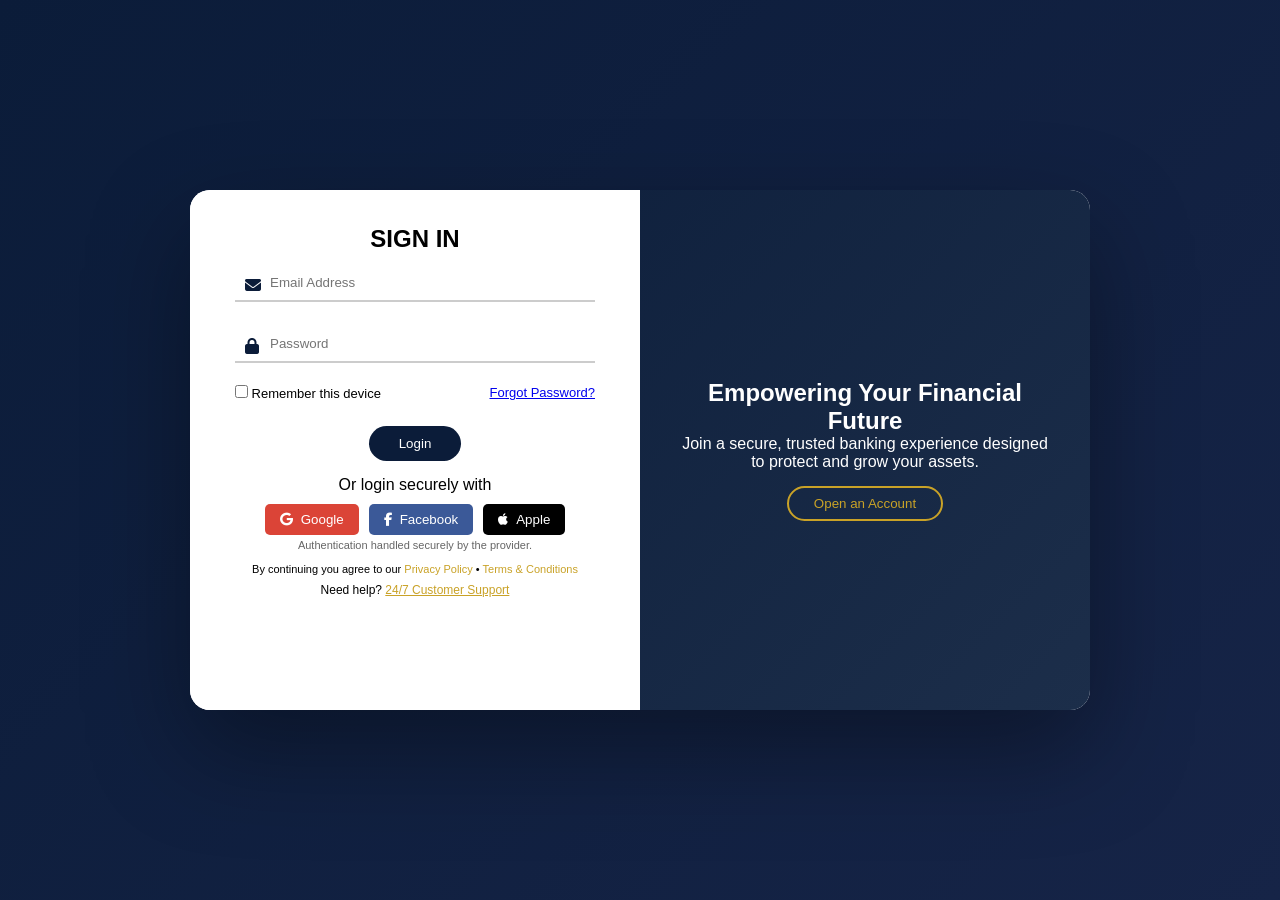
<file: wwwroot/Beneficiaries.HTML>
<!doctype html>
<html lang="en">
<head>
    <meta charset="UTF-8" />
    <meta name="viewport" content="width=device-width, initial-scale=1.0" />
    <title>Beneficiaries — Winners Bank</title>
    <link href="https://fonts.googleapis.com/icon?family=Material+Icons+Sharp"
          rel="stylesheet" />
    <!--GOOGLE FONT "POPPINS"-->
    <link rel="preconnect" href="https://fonts.googleapis.com" />
    <link rel="preconnect" href="https://fonts.gstatic.com" crossorigin />
    <link href="https://fonts.googleapis.com/css2?family=Poppins:wght@300;400;500;600;700&display=swap"
          rel="stylesheet" />
    <style>
        :root {
            --color-white: #ffffff;
            --color-light: #f0eff5;
            --color-gray-light: #86848c;
            --color-gray-dark: #56555e;
            --color-dark: #27282f;
            --color-primary: #24086d;
            --color-primary-light: rgba(204, 153, 76, 0.607);
            --color-success: #22ca4b;
            --color-success-light: rgba(34, 202, 75, 0.15);
            --color-danger: #ff4336;
            --color-danger-light: rgba(255, 67, 54, 0.15);
            --color-warning: #eab507;
            --color-warning-light: rgba(234, 181, 7, 0.15);
            --color-purple: #a063f5;
            --color-purple-light: rgba(160, 99, 245, 0.15);
            --card-border-radius: 1.6rem;
            --border-radius-1: 1rem;
            --border-radius-2: 6px;
            --card-padding: 1.6rem;
            --sidebar-width: 220px;
            --background-color: rgba(199, 148, 53, 0.597);
        }

        .dark-theme {
            --color-white: #131315;
            --color-light: #23232a;
            --color-dark: #ddd;
            --color-gray-dark: #adacb5;
        }

        *,
        *::before,
        *::after {
            margin: 0;
            padding: 0;
            box-sizing: border-box;
            outline: 0;
            border: 0;
            appearance: none;
            text-decoration: none;
            list-style: none;
        }

        html {
            font-size: 13px;
        }

        body {
            font-family: "Poppins", sans-serif;
            background: var(--color-light);
            color: var(--color-dark);
            min-height: 100vh;
        }

        h2 {
            font-size: 1.4rem;
        }

        h4 {
            font-size: 0.95rem;
        }

        h5 {
            font-size: 0.85rem;
            font-weight: 500;
        }

        p {
            font-size: 0.85rem;
            color: var(--color-gray-dark);
        }

        /* ===== NAVBAR ===== */
        nav {
            width: 100%;
            background: var(--color-white);
            padding: 0.8rem 0;
            position: sticky;
            top: 0;
            z-index: 100;
            box-shadow: 0 2px 12px rgba(0, 0, 0, 0.06);
        }

            nav .container {
                display: flex;
                justify-content: space-between;
                align-items: center;
                width: 96%;
                margin: 0 auto;
            }

            nav .logo-area {
                display: flex;
                align-items: center;
                gap: 0.6rem;
            }

            nav .logo-icon {
                width: 38px;
                height: 38px;
                background: var(--color-primary);
                border-radius: 10px;
                display: flex;
                align-items: center;
                justify-content: center;
                color: white;
                font-size: 1.4rem;
            }

            nav .logo-text {
                font-size: 1.1rem;
                font-weight: 700;
                color: var(--color-primary);
                letter-spacing: -0.5px;
            }

                nav .logo-text span {
                    color: var(--color-primary-light);
                }

            nav .search-bar {
                background: var(--color-light);
                padding: 0.5rem 1rem;
                width: 30vw;
                border-radius: var(--border-radius-2);
                display: flex;
                align-items: center;
                gap: 0.8rem;
                color: var(--color-gray-light);
            }

                nav .search-bar input {
                    background: transparent;
                    width: 100%;
                    font-family: "Poppins", sans-serif;
                    font-size: 0.85rem;
                    color: var(--color-dark);
                }

                    nav .search-bar input::placeholder {
                        color: var(--color-gray-light);
                    }

            nav .profile-area {
                display: flex;
                align-items: center;
                gap: 1.5rem;
            }

            nav .theme-btn {
                display: flex;
                background: var(--color-light);
                border-radius: var(--border-radius-2);
                overflow: hidden;
                cursor: pointer;
            }

                nav .theme-btn span {
                    padding: 0.4rem 0.6rem;
                    font-size: 1.2rem;
                    display: flex;
                    align-items: center;
                    justify-content: center;
                    color: var(--color-gray-light);
                    transition: all 200ms ease;
                }

                    nav .theme-btn span.active {
                        background: var(--color-dark);
                        color: var(--color-white);
                        border-radius: var(--border-radius-2);
                    }

          

        #menu-btn {
            display: none;
            background: transparent;
            cursor: pointer;
            color: var(--color-dark);
            font-size: 1.5rem;
        }

        /* ===== LAYOUT ===== */
        main {
            display: grid;
            grid-template-columns: var(--sidebar-width) 1fr;
            gap: 2rem;
            width: 96%;
            margin: 1.5rem auto 4rem;
        }

        aside {
            display: flex;
            flex-direction: column;
            justify-content: space-between;
            height: 88vh;
        }

        #close-btn {
            display: none;
        }
    .sidebar {
            padding: 1rem 0;
            box-shadow: 0 4px 20px rgba(149, 89, 20, 0.05);
            overflow: hidden;
        }

            .sidebar a {
                display: flex;
                align-items: center;
                gap: 0.9rem;
                height: 3.6rem;
                padding: 0 1.2rem;
                color: var(--color-gray-light);
                position: relative;
                transition: all 250ms ease;
            }

                .sidebar a span.material-icons-sharp {
                    font-size: 1.7rem;
                    margin-left: 3rem;
                    transition: all 500ms ease;
                }

                .sidebar a h4 {
                    font-size: 0.85rem;
                    font-weight: 500;
                    white-space: nowrap;
                }

                .sidebar a.active {
                    background: var(--color-white);
                    color: var(--color-primary);
                }

                    

                .sidebar a:hover {
                    color: var(--color-primary);
                }

                    .sidebar a:hover span.material-icons-sharp {
                        transform: translateX(4px);
                        margin-left: 2rem;
                    }
        /* ===== CONTENT ===== */
        .content {
            display: flex;
            flex-direction: column;
            gap: 1.5rem;
        }

        .page-header {
            display: flex;
            align-items: center;
            justify-content: space-between;
            flex-wrap: wrap;
            gap: 1rem;
        }

        .page-header-left {
            display: flex;
            align-items: center;
            gap: 1rem;
        }

        .page-header .icon-box {
            width: 46px;
            height: 46px;
            border-radius: 12px;
            background: var(--background-color);
            display: flex;
            align-items: center;
            justify-content: center;
            color: var(--color-primary);
            font-size: 1.5rem;
        }

        .page-header h2 {
            font-weight: 600;
        }

        .page-header p {
            font-size: 0.8rem;
            margin-top: 2px;
        }

        .btn-add {
            display: flex;
            align-items: center;
            gap: 0.5rem;
            padding: 0.6rem 1.2rem;
            background: var(--color-primary);
            color: white;
            border-radius: var(--border-radius-1);
            font-family: "Poppins", sans-serif;
            font-size: 0.85rem;
            font-weight: 600;
            cursor: pointer;
            transition: all 250ms ease;
            box-shadow: 0 4px 14px var(--color-primary-light);
        }

            .btn-add:hover {
                background: #2a0977;
                transform: translateY(-1px);
            }

            .btn-add .material-icons-sharp {
                font-size: 1.1rem;
            }

        .card {
            background: var(--color-white);
            border-radius: var(--card-border-radius);
            padding: var(--card-padding);
            box-shadow: 0 4px 20px rgba(0, 0, 0, 0.05);
        }

        /* ===== STATS ===== */
        .stats-row {
            display: grid;
            grid-template-columns: repeat(3, 1fr);
            gap: 1rem;
        }

        .stat-card {
            background: var(--color-white);
            border-radius: var(--border-radius-1);
            padding: 1.2rem 1.4rem;
            box-shadow: 0 4px 20px rgba(0, 0, 0, 0.05);
            display: flex;
            align-items: center;
            gap: 1rem;
        }

            .stat-card .stat-icon {
                width: 44px;
                height: 44px;
                border-radius: 12px;
                display: flex;
                align-items: center;
                justify-content: center;
                font-size: 1.4rem;
                flex-shrink: 0;
            }

            .stat-card .stat-info h3 {
                font-size: 1.4rem;
                font-weight: 700;
                line-height: 1.2;
            }

            .stat-card .stat-info p {
                font-size: 0.75rem;
                margin-top: 2px;
            }

        /* ===== FILTERS ===== */
        .filters-bar {
            display: flex;
            align-items: center;
            gap: 0.8rem;
            flex-wrap: wrap;
            margin-bottom: 1.4rem;
        }

        .search-filter {
            display: flex;
            align-items: center;
            gap: 0.5rem;
            background: var(--color-light);
            border-radius: var(--border-radius-2);
            padding: 0.45rem 0.9rem;
            flex: 1;
            min-width: 200px;
        }

            .search-filter input {
                background: transparent;
                width: 100%;
                font-family: "Poppins", sans-serif;
                font-size: 0.82rem;
                color: var(--color-dark);
            }

                .search-filter input::placeholder {
                    color: var(--color-gray-light);
                }

            .search-filter .material-icons-sharp {
                font-size: 1rem;
                color: var(--color-gray-light);
            }

        .filter-group {
            display: flex;
            align-items: center;
            gap: 0.5rem;
            background: var(--color-light);
            border-radius: var(--border-radius-2);
            padding: 0.45rem 0.8rem;
            font-size: 0.8rem;
            color: var(--color-gray-dark);
        }

            .filter-group select {
                background: transparent;
                font-family: "Poppins", sans-serif;
                font-size: 0.8rem;
                color: var(--color-dark);
                cursor: pointer;
            }

            .filter-group .material-icons-sharp {
                font-size: 1rem;
                color: var(--color-gray-light);
            }

        /* View toggle */
        .view-toggle {
            display: flex;
            gap: 0.3rem;
            margin-left: auto;
        }

        .view-btn {
            width: 32px;
            height: 32px;
            border-radius: var(--border-radius-2);
            display: flex;
            align-items: center;
            justify-content: center;
            cursor: pointer;
            background: var(--color-light);
            color: var(--color-gray-light);
            transition: all 200ms ease;
        }

            .view-btn.active {
                background: var(--color-primary);
                color: white;
            }

            .view-btn .material-icons-sharp {
                font-size: 1.1rem;
            }

        /* ===== GRID VIEW ===== */
        .beneficiaries-grid {
            display: grid;
            grid-template-columns: repeat(auto-fill, minmax(200px, 1fr));
            gap: 1rem;
        }

        .bene-card {
            background: var(--color-light);
            border-radius: var(--border-radius-1);
            padding: 1.4rem 1rem;
            display: flex;
            flex-direction: column;
            align-items: center;
            gap: 0.6rem;
            cursor: pointer;
            transition: all 250ms ease;
            position: relative;
            border: 1.5px solid transparent;
        }

            .bene-card:hover {
                background: var(--color-white);
                border-color: var(--color-primary-light);
                box-shadow: 0 6px 20px rgba(71, 7, 234, 0.1);
                transform: translateY(-2px);
            }

            .bene-card .fav-btn {
                position: absolute;
                top: 0.7rem;
                right: 0.7rem;
                background: none;
                cursor: pointer;
                color: var(--color-gray-light);
                font-size: 1rem;
                transition: color 200ms ease;
            }

                .bene-card .fav-btn.active {
                    color: #eab507;
                }

            .bene-card .avatar {
                width: 56px;
                height: 56px;
                border-radius: 50%;
                display: flex;
                align-items: center;
                justify-content: center;
                font-size: 1.1rem;
                font-weight: 700;
                color: white;
                box-shadow: 0 4px 12px rgba(0, 0, 0, 0.15);
            }

            .bene-card .bene-name {
                font-weight: 600;
                font-size: 0.9rem;
                text-align: center;
            }

            .bene-card .bene-bank {
                font-size: 0.72rem;
                color: var(--color-gray-light);
            }

            .bene-card .bene-acc {
                font-size: 0.78rem;
                color: var(--color-gray-dark);
                font-weight: 500;
            }

            .bene-card .badge-freq {
                font-size: 0.68rem;
                padding: 0.2rem 0.6rem;
                border-radius: 20px;
                font-weight: 500;
            }

            .bene-card .card-actions {
                display: flex;
                gap: 0.5rem;
                margin-top: 0.4rem;
                width: 100%;
            }

                .bene-card .card-actions button {
                    flex: 1;
                    padding: 0.45rem;
                    border-radius: var(--border-radius-2);
                    font-family: "Poppins", sans-serif;
                    font-size: 0.75rem;
                    font-weight: 500;
                    cursor: pointer;
                    transition: all 200ms ease;
                    display: flex;
                    align-items: center;
                    justify-content: center;
                    gap: 0.3rem;
                }

                .bene-card .card-actions .btn-send {
                    background: var(--color-primary);
                    color: white;
                }

                    .bene-card .card-actions .btn-send:hover {
                        background: #3800c0;
                    }

                .bene-card .card-actions .btn-more {
                    background: var(--color-light);
                    color: var(--color-gray-dark);
                }

                    .bene-card .card-actions .btn-more:hover {
                        background: var(--color-danger-light);
                        color: var(--color-danger);
                    }

                .bene-card .card-actions .material-icons-sharp {
                    font-size: 0.9rem;
                }

        /* ===== LIST VIEW ===== */
        .beneficiaries-list {
            display: flex;
            flex-direction: column;
            gap: 0.6rem;
        }

        .bene-list-item {
            display: flex;
            align-items: center;
            gap: 1rem;
            padding: 0.9rem 1rem;
            border-radius: var(--border-radius-1);
            background: var(--color-light);
            cursor: pointer;
            transition: all 200ms ease;
            border: 1.5px solid transparent;
        }

            .bene-list-item:hover {
                background: var(--color-white);
                border-color: var(--color-primary-light);
                box-shadow: 0 4px 14px rgba(71, 7, 234, 0.08);
            }

            .bene-list-item .avatar {
                width: 42px;
                height: 42px;
                border-radius: 50%;
                display: flex;
                align-items: center;
                justify-content: center;
                font-size: 0.9rem;
                font-weight: 700;
                color: white;
                flex-shrink: 0;
            }

            .bene-list-item .bene-info {
                flex: 1;
            }

            .bene-list-item .bene-name {
                font-weight: 600;
                font-size: 0.88rem;
            }

            .bene-list-item .bene-sub {
                font-size: 0.75rem;
                color: var(--color-gray-light);
                margin-top: 2px;
            }

            .bene-list-item .bene-acc-right {
                font-size: 0.82rem;
                font-weight: 500;
                color: var(--color-gray-dark);
                white-space: nowrap;
            }

            .bene-list-item .list-actions {
                display: flex;
                gap: 0.4rem;
            }

                .bene-list-item .list-actions button {
                    padding: 0.35rem 0.7rem;
                    border-radius: var(--border-radius-2);
                    font-family: "Poppins", sans-serif;
                    font-size: 0.75rem;
                    font-weight: 500;
                    cursor: pointer;
                    transition: all 200ms ease;
                    display: flex;
                    align-items: center;
                    gap: 0.25rem;
                }

                .bene-list-item .list-actions .btn-send {
                    background: var(--color-primary);
                    color: white;
                }

                    .bene-list-item .list-actions .btn-send:hover {
                        background: #3800c0;
                    }

                .bene-list-item .list-actions .btn-del {
                    background: var(--color-danger-light);
                    color: var(--color-danger);
                }

                    .bene-list-item .list-actions .btn-del:hover {
                        background: var(--color-danger);
                        color: white;
                    }

                .bene-list-item .list-actions .material-icons-sharp {
                    font-size: 0.9rem;
                }

            .bene-list-item .fav-star {
                color: var(--color-gray-light);
                font-size: 1rem;
                cursor: pointer;
                transition: color 200ms;
            }

                .bene-list-item .fav-star.active {
                    color: #eab507;
                }

        /* Loading spinner */
        .loading-state {
            text-align: center;
            padding: 3rem 1rem;
            display: flex;
            flex-direction: column;
            align-items: center;
            gap: 0.8rem;
        }

        .spinner {
            width: 32px;
            height: 32px;
            border: 3px solid var(--color-light);
            border-top-color: var(--color-primary);
            border-radius: 50%;
            animation: spin 0.7s linear infinite;
        }

        @keyframes spin {
            to {
                transform: rotate(360deg);
            }
        }

        /* empty state */
        .empty-state {
            text-align: center;
            padding: 3rem 1rem;
            display: none;
            flex-direction: column;
            align-items: center;
            gap: 0.8rem;
        }

            .empty-state .material-icons-sharp {
                font-size: 3rem;
                color: var(--color-gray-light);
            }

            .empty-state h4 {
                color: var(--color-gray-dark);
            }

        /* Toast notification */
        .toast {
            position: fixed;
            bottom: 2rem;
            right: 2rem;
            padding: 0.8rem 1.4rem;
            border-radius: var(--border-radius-1);
            color: white;
            font-size: 0.85rem;
            font-weight: 500;
            z-index: 999;
            animation: slideInToast 300ms ease;
            box-shadow: 0 4px 20px rgba(0,0,0,0.2);
        }

        @keyframes slideInToast {
            from {
                transform: translateY(20px);
                opacity: 0;
            }

            to {
                transform: translateY(0);
                opacity: 1;
            }
        }

        /* ===== MODAL ===== */
        .modal-overlay {
            display: none;
            position: fixed;
            inset: 0;
            background: rgba(0, 0, 0, 0.4);
            z-index: 300;
            align-items: center;
            justify-content: center;
            backdrop-filter: blur(3px);
        }

            .modal-overlay.open {
                display: flex;
                animation: fadeIn 200ms ease;
            }

        @keyframes fadeIn {
            from {
                opacity: 0;
            }

            to {
                opacity: 1;
            }
        }

        .modal {
            background: var(--color-white);
            border-radius: var(--card-border-radius);
            padding: 2rem;
            width: 440px;
            max-width: 95vw;
            box-shadow: 0 20px 60px rgba(0, 0, 0, 0.2);
            animation: slideUp 250ms ease;
        }

        @keyframes slideUp {
            from {
                transform: translateY(20px);
                opacity: 0;
            }

            to {
                transform: translateY(0);
                opacity: 1;
            }
        }

        .modal-header {
            display: flex;
            align-items: center;
            justify-content: space-between;
            margin-bottom: 1.5rem;
        }

            .modal-header h3 {
                font-size: 1.1rem;
                font-weight: 600;
            }

        .modal-close {
            background: var(--color-light);
            border-radius: 50%;
            width: 32px;
            height: 32px;
            display: flex;
            align-items: center;
            justify-content: center;
            cursor: pointer;
            color: var(--color-gray-dark);
            font-size: 1.1rem;
            transition: all 200ms;
        }

            .modal-close:hover {
                background: var(--color-danger-light);
                color: var(--color-danger);
            }

        .form-group {
            display: flex;
            flex-direction: column;
            gap: 0.4rem;
            margin-bottom: 1rem;
        }

            .form-group label {
                font-size: 0.8rem;
                font-weight: 500;
                color: var(--color-gray-dark);
            }

        .input-wrap {
            position: relative;
        }

            .input-wrap .material-icons-sharp {
                position: absolute;
                left: 0.8rem;
                top: 50%;
                transform: translateY(-50%);
                font-size: 1.1rem;
                color: var(--color-gray-light);
                pointer-events: none;
            }

        .form-group input,
        .form-group select {
            width: 100%;
            padding: 0.75rem 0.9rem 0.75rem 2.4rem;
            border-radius: var(--border-radius-1);
            border: 1.5px solid #e0dff0;
            font-family: "Poppins", sans-serif;
            font-size: 0.85rem;
            color: var(--color-dark);
            background: var(--color-light);
            transition: border-color 200ms, box-shadow 200ms;
        }

            .form-group input:focus,
            .form-group select:focus {
                border-color: var(--color-primary);
                box-shadow: 0 0 0 3px var(--color-primary-light);
                background: var(--color-white);
            }

        .error-msg {
            font-size: 0.72rem;
            color: var(--color-danger);
            min-height: 1rem;
        }

        .modal-actions {
            display: flex;
            gap: 0.8rem;
            margin-top: 0.5rem;
        }

        .btn-cancel {
            flex: 1;
            padding: 0.75rem;
            background: var(--color-light);
            color: var(--color-gray-dark);
            border-radius: var(--border-radius-1);
            font-family: "Poppins", sans-serif;
            font-size: 0.88rem;
            font-weight: 500;
            cursor: pointer;
            transition: all 200ms;
        }

            .btn-cancel:hover {
                background: #e0dff0;
            }

        .btn-save {
            flex: 1;
            padding: 0.75rem;
            background: var(--color-primary);
            color: white;
            border-radius: var(--border-radius-1);
            font-family: "Poppins", sans-serif;
            font-size: 0.88rem;
            font-weight: 600;
            cursor: pointer;
            transition: all 200ms;
            box-shadow: 0 4px 14px var(--color-primary-light);
        }

            .btn-save:hover {
                background: #3800c0;
            }

            .btn-save:disabled {
                opacity: 0.6;
                cursor: not-allowed;
            }

        /* confirm delete modal */
        .confirm-modal {
            width: 360px;
            text-align: center;
        }

            .confirm-modal .icon {
                font-size: 2.5rem;
                color: var(--color-danger);
                margin-bottom: 0.8rem;
            }

            .confirm-modal h3 {
                margin-bottom: 0.5rem;
            }

            .confirm-modal p {
                margin-bottom: 1.5rem;
            }

        .btn-delete-confirm {
            flex: 1;
            padding: 0.75rem;
            background: var(--color-danger);
            color: white;
            border-radius: var(--border-radius-1);
            font-family: "Poppins", sans-serif;
            font-size: 0.88rem;
            font-weight: 600;
            cursor: pointer;
            transition: all 200ms;
        }

            .btn-delete-confirm:hover {
                background: #c0392b;
            }

        /* ===== RESPONSIVE ===== */
        @media (max-width: 900px) {
            main {
                grid-template-columns: 1fr;
            }

            aside {
                position: fixed;
                left: -100%;
                top: 0;
                height: 100vh;
                width: var(--sidebar-width);
                z-index: 200;
                background: var(--color-white);
                transition: left 300ms ease;
                box-shadow: 4px 0 20px rgba(0,0,0,0.15);
            }

                aside.open {
                    left: 0;
                }

            #close-btn {
                display: flex;
                margin: 1rem;
                cursor: pointer;
                background: none;
                color: var(--color-dark);
                font-size: 1.4rem;
            }

            #menu-btn {
                display: flex;
            }

            nav .search-bar {
                width: 40vw;
            }

            .stats-row {
                grid-template-columns: 1fr 1fr;
            }
        }

        @media (max-width: 500px) {
            .stats-row {
                grid-template-columns: 1fr;
            }

            .beneficiaries-grid {
                grid-template-columns: repeat(auto-fill, minmax(150px, 1fr));
            }
        }
    </style>
</head>
<body>
    <!-- NAVBAR -->
    <nav>
        <div class="container">
            <div class="logo-area">
                <div class="logo-icon">
                    <span class="material-icons-sharp">account_balance</span>
                </div>
                <div class="logo-text">Winners<span>Bank</span></div>
            </div>
            <div class="search-bar">
                <span class="material-icons-sharp">search</span>
                <input type="search" placeholder="Search transactions, beneficiaries…" />
            </div>
            <div class="profile-area">
                <div class="theme-btn">
                    <span class="material-icons-sharp active" id="lightIcon">light_mode</span>
                    <span class="material-icons-sharp" id="darkIcon">dark_mode</span>
                </div>
                <div class="profile">
                    <h3 id="username"></h3>

                </div>
                <button id="menu-btn" onclick="toggleSidebar()">
                    <span class="material-icons-sharp">menu</span>
                </button>
            </div>
        </div>
    </nav>

    <!-- MAIN -->
    <main>
        <!-- SIDEBAR -->
        <aside id="sidebar">
            <button id="close-btn" onclick="toggleSidebar()">
                <span class="material-icons-sharp">close</span>
            </button>
            <div class="sidebar">
                <a href="index.html"><span class="material-icons-sharp">dashboard</span><h4>Dashboard</h4></a>
                <a href="transfer.html"><span class="material-icons-sharp">send</span><h4>Transfer Money</h4></a>
                <a href="transfer_his.html"><span class="material-icons-sharp">history</span><h4>Transfer History</h4></a>
                <a href="Beneficiaries.HTML" class="active"><span class="material-icons-sharp">group</span><h4>Beneficiaries</h4></a>
                <a href="bills.html"><span class="material-icons-sharp">payment</span><h4>Bills Payment</h4></a>
                <a href="settings.html"><span class="material-icons-sharp">settings</span><h4>Settings & Security</h4></a>
                <a href="support.html"><span class="material-icons-sharp">help_center</span><h4>Support</h4></a>
                <a href="logout.html" id="logout-link"><span class="material-icons-sharp">logout</span><h4>Logout</h4></a>
            </div>
        </aside>

        <!-- CONTENT -->
        <div class="content">
            <!-- Header -->
            <div class="page-header">
                <div class="page-header-left">
                    <div class="icon-box">
                        <span class="material-icons-sharp">group</span>
                    </div>
                    <div>
                        <h2>Beneficiaries</h2>
                        <p>Manage your saved transfer contacts</p>
                    </div>
                </div>
                <button class="btn-add" onclick="openAddModal()">
                    <span class="material-icons-sharp">person_add</span>
                    Add Beneficiary
                </button>
            </div>

            <!-- Stats -->
            <div class="stats-row">
                <div class="stat-card">
                    <div class="stat-icon" style="background:var(--color-primary-light);color:var(--color-primary);">
                        <span class="material-icons-sharp">group</span>
                    </div>
                    <div class="stat-info">
                        <h3 id="statTotal">—</h3>
                        <p>Total Beneficiaries</p>
                    </div>
                </div>
                <div class="stat-card">
                    <div class="stat-icon" style="background:var(--color-warning-light);color:var(--color-warning);">
                        <span class="material-icons-sharp">star</span>
                    </div>
                    <div class="stat-info">
                        <h3 id="statFav">—</h3>
                        <p>Favourites</p>
                    </div>
                </div>
                <div class="stat-card">
                    <div class="stat-icon" style="background:var(--color-success-light);color:var(--color-success);">
                        <span class="material-icons-sharp">account_balance</span>
                    </div>
                    <div class="stat-info">
                        <h3 id="statBanks">—</h3>
                        <p>Banks</p>
                    </div>
                </div>
            </div>

            <!-- Table/Grid Card -->
            <div class="card">
                <div class="filters-bar">
                    <div class="search-filter">
                        <span class="material-icons-sharp">search</span>
                        <input type="text" id="searchInput" placeholder="Search by name or account…" oninput="renderBeneficiaries()" />
                    </div>
                    <div class="filter-group">
                        <span class="material-icons-sharp">account_balance</span>
                        <select id="bankFilter" onchange="renderBeneficiaries()">
                            <option value="">All Banks</option>
                        </select>
                    </div>
                    <div class="filter-group">
                        <span class="material-icons-sharp">star</span>
                        <select id="favFilter" onchange="renderBeneficiaries()">
                            <option value="">All</option>
                            <option value="fav">Favourites Only</option>
                        </select>
                    </div>
                    <div class="view-toggle">
                        <div class="view-btn active" id="gridBtn" onclick="setView('grid')">
                            <span class="material-icons-sharp">grid_view</span>
                        </div>
                        <div class="view-btn" id="listBtn" onclick="setView('list')">
                            <span class="material-icons-sharp">view_list</span>
                        </div>
                    </div>
                </div>

                <!-- Loading -->
                <div class="loading-state" id="loadingState">
                    <div class="spinner"></div>
                    <p>Loading beneficiaries…</p>
                </div>

                <!-- Grid -->
                <div class="beneficiaries-grid" id="gridView" style="display:none;"></div>
                <!-- List -->
                <div class="beneficiaries-list" id="listView" style="display:none;"></div>
                <!-- Empty -->
                <div class="empty-state" id="emptyState">
                    <span class="material-icons-sharp">person_search</span>
                    <h4>No beneficiaries found</h4>
                    <p>Try a different search or add a new one.</p>
                </div>
            </div>
        </div>
    </main>

    <!-- ADD MODAL -->
    <div class="modal-overlay" id="addModal" onclick="closeOnOverlay(event,'addModal')">
        <div class="modal">
            <div class="modal-header">
                <h3 id="modalTitle">Add Beneficiary</h3>
                <div class="modal-close" onclick="closeModal('addModal')">
                    <span class="material-icons-sharp">close</span>
                </div>
            </div>

            <div class="form-group">
                <label>Full Name</label>
                <div class="input-wrap">
                    <span class="material-icons-sharp">person</span>
                    <input type="text" id="inputName" placeholder="e.g. Sara Ahmed" />
                </div>
                <div class="error-msg" id="errName"></div>
            </div>

            <div class="form-group">
                <label>Account Number</label>
                <div class="input-wrap">
                    <span class="material-icons-sharp">credit_card</span>
                    <input type="text" id="inputAcc" placeholder="e.g. WIN1234567890" />
                </div>
                <div class="error-msg" id="errAcc"></div>
            </div>

            <div class="form-group">
                <label>Bank</label>
                <div class="input-wrap">
                    <span class="material-icons-sharp">account_balance</span>
                    <select id="inputBank">
                        <option value="Winners Bank">Winners Bank</option>
                        <option value="CIB">CIB</option>
                        <option value="NBE">NBE</option>
                        <option value="QNB">QNB</option>
                        <option value="Banque Misr">Banque Misr</option>
                        <option value="HSBC">HSBC</option>
                    </select>
                </div>
            </div>

            <div class="modal-actions">
                <button class="btn-cancel" onclick="closeModal('addModal')">Cancel</button>
                <button class="btn-save" id="btnSave" onclick="saveBeneficiary()">Save Beneficiary</button>
            </div>
        </div>
    </div>

    <!-- DELETE CONFIRM MODAL -->
    <div class="modal-overlay" id="deleteModal" onclick="closeOnOverlay(event,'deleteModal')">
        <div class="modal confirm-modal">
            <span class="material-icons-sharp icon">delete_forever</span>
            <h3>Delete Beneficiary?</h3>
            <p>This action cannot be undone. The beneficiary will be permanently removed.</p>
            <div class="modal-actions">
                <button class="btn-cancel" onclick="closeModal('deleteModal')">Cancel</button>
                <button class="btn-delete-confirm" onclick="confirmDelete()">Yes, Delete</button>
            </div>
        </div>
    </div>
    <script>
        // ========== CONSTANTS ==========
        const COLORS = [
            "linear-gradient(135deg,#a063f5,#4707ea)",
            "linear-gradient(135deg,#4f8ef7,#0d1b3e)",
            "linear-gradient(135deg,#22ca4b,#0d6e2c)",
            "linear-gradient(135deg,#eab507,#b87a00)",
            "linear-gradient(135deg,#ff4336,#9b1c1c)",
            "linear-gradient(135deg,#38d9a9,#0b6e5a)",
            "linear-gradient(135deg,#f78c6c,#b04a1e)",
            "linear-gradient(135deg,#7c83fd,#3a3fc2)",
        ];

        // ========== STATE ==========
        let beneficiaries = [];
        let favourites = new Set();
        let deleteTargetId = null;
        let currentView = "grid";

        // ========== AUTH ==========
        function getToken() {
            return localStorage.getItem("token");
        }

        function redirectLogin() {
            localStorage.removeItem("token");
            window.location.href = "login.html";
        }

        // ========== TOAST ==========
        function showToast(msg, success = true) {
            const t = document.createElement("div");

            t.className = "toast";
            t.style.background = success
                ? "var(--color-success)"
                : "var(--color-danger)";

            t.textContent = msg;

            document.body.appendChild(t);

            setTimeout(() => {
                t.remove();
            }, 3000);
        }

        // ========== LOAD USER INFO ==========
        async function loadUserInfo() {
            const token = getToken();

            if (!token) {
                redirectLogin();
                return;
            }

            try {
                const res = await fetch("/api/Auth/me", {
                    headers: {
                        Authorization: `Bearer ${token}`,
                    },
                });

                if (res.ok) {
                    const user = await res.json();

                    const name =
                        user.username ||
                        user.email ||
                        "User";

                    const navName =
                        document.getElementById("navName");

                    const navInitials =
                        document.getElementById("navInitials");

                    if (navName) {
                        navName.textContent = name;
                    }

                    if (navInitials) {
                        navInitials.textContent =
                            name.slice(0, 2).toUpperCase();
                    }
                }
            } catch (error) {
                console.error(error);
            }
        }

        // ========== LOAD BENEFICIARIES ==========
        async function loadBeneficiaries() {
            const token = getToken();

            if (!token) {
                redirectLogin();
                return;
            }

            try {
                const res = await fetch(
                    "/api/Banking/beneficiaries",
                    {
                        headers: {
                            Authorization: `Bearer ${token}`,
                        },
                    }
                );

                if (res.status === 401) {
                    redirectLogin();
                    return;
                }

                const data = await res.json();

                if (!Array.isArray(data)) {
                    throw new Error("Invalid API response");
                }

                beneficiaries = data.map((b, i) => ({
                    id: b.id,
                    name: b.name || "Unknown",
                    acc: String(b.accountNumber || ""),
                    bank: b.bankName || "Winners Bank",
                    color: COLORS[i % COLORS.length],
                }));

                const loadingState =
                    document.getElementById("loadingState");

                const gridView =
                    document.getElementById("gridView");

                const listView =
                    document.getElementById("listView");

                if (loadingState) {
                    loadingState.style.display = "none";
                }

                if (gridView) {
                    gridView.style.display =
                        currentView === "grid"
                            ? "grid"
                            : "none";
                }

                if (listView) {
                    listView.style.display =
                        currentView === "list"
                            ? "flex"
                            : "none";
                }

                populateBankFilter();
                renderBeneficiaries();
            } catch (error) {
                console.error(error);

                const loadingState =
                    document.getElementById("loadingState");

                if (loadingState) {
                    loadingState.innerHTML = `
              <p style="color:var(--color-danger);">
                ❌ Failed to load beneficiaries.
              </p>
            `;
                }
            }
        }

        // ========== HELPERS ==========
        function initials(name = "") {
            return name
                .split(" ")
                .map(word => word[0] || "")
                .join("")
                .toUpperCase()
                .slice(0, 2);
        }

        function masked(acc = "") {
            return "****" + String(acc).slice(-4);
        }

        function updateStats() {
            const total =
                document.getElementById("statTotal");

            const fav =
                document.getElementById("statFav");

            const banksCount =
                document.getElementById("statBanks");

            if (total) {
                total.textContent =
                    beneficiaries.length.toString();
            }

            if (fav) {
                fav.textContent =
                    favourites.size.toString();
            }

            const banks = new Set(
                beneficiaries.map(b => b.bank)
            );

            if (banksCount) {
                banksCount.textContent =
                    banks.size.toString();
            }
        }

        function populateBankFilter() {
            const sel =
                document.getElementById("bankFilter");

            if (!sel) return;

            const banks = [
                ...new Set(
                    beneficiaries.map(b => b.bank)
                ),
            ];

            sel.innerHTML =
                '<option value="">All Banks</option>' +
                banks
                    .map(
                        bank =>
                            `<option value="${bank}">
                  ${bank}
                </option>`
                    )
                    .join("");
        }

        function getFiltered() {
            const searchInput =
                document.getElementById("searchInput");

            const bankFilter =
                document.getElementById("bankFilter");

            const favFilter =
                document.getElementById("favFilter");

            const q =
                searchInput?.value
                    ?.toLowerCase()
                    ?.trim() || "";

            const bank =
                bankFilter?.value || "";

            const fav =
                favFilter?.value || "";

            return beneficiaries.filter(b => {
                const matchQ =
                    b.name
                        .toLowerCase()
                        .includes(q) ||
                    b.acc.includes(q);

                const matchB =
                    !bank || b.bank === bank;

                const matchF =
                    !fav || favourites.has(b.id);

                return (
                    matchQ &&
                    matchB &&
                    matchF
                );
            });
        }

        // ========== RENDER ==========
        function renderBeneficiaries() {
            const list = getFiltered();

            const grid =
                document.getElementById("gridView");

            const listV =
                document.getElementById("listView");

            const empty =
                document.getElementById("emptyState");

            if (!grid || !listV || !empty) {
                return;
            }

            if (list.length === 0) {
                grid.innerHTML = "";
                listV.innerHTML = "";

                empty.style.display = "flex";

                updateStats();
                return;
            }

            empty.style.display = "none";

            // GRID
            grid.innerHTML = list
                .map(
                    b => `
          <div class="bene-card">
            <span
              class="material-icons-sharp fav-btn ${favourites.has(b.id)
                            ? "active"
                            : ""
                        }"
              onclick="toggleFav(${b.id})"
            >
              ${favourites.has(b.id)
                            ? "star"
                            : "star_border"
                        }
            </span>

            <div
              class="avatar"
              style="background:${b.color}"
            >
              ${initials(b.name)}
            </div>

            <div class="bene-name">
              ${b.name}
            </div>

            <div class="bene-bank">
              ${b.bank}
            </div>

            <div class="bene-acc">
              ${masked(b.acc)}
            </div>

            <div class="card-actions">
              <button
                class="btn-send"
                onclick="sendTo(${b.id})"
              >
                <span class="material-icons-sharp">
                  send
                </span>
                Send
              </button>

              <button
                class="btn-more"
                onclick="deleteBene(${b.id})"
              >
                <span class="material-icons-sharp">
                  delete
                </span>
              </button>
            </div>
          </div>
        `
                )
                .join("");

            // LIST
            listV.innerHTML = list
                .map(
                    b => `
          <div class="bene-list-item">

            <div
              class="avatar"
              style="background:${b.color}"
            >
              ${initials(b.name)}
            </div>

            <div class="bene-info">
              <div class="bene-name">
                ${b.name}
              </div>

              <div class="bene-sub">
                ${b.bank} · ${masked(b.acc)}
              </div>
            </div>

            <span
              class="material-icons-sharp fav-star ${favourites.has(b.id)
                            ? "active"
                            : ""
                        }"
              onclick="toggleFav(${b.id})"
            >
              ${favourites.has(b.id)
                            ? "star"
                            : "star_border"
                        }
            </span>

            <div class="list-actions">
              <button
                class="btn-send"
                onclick="sendTo(${b.id})"
              >
                <span class="material-icons-sharp">
                  send
                </span>
                Send
              </button>

              <button
                class="btn-del"
                onclick="deleteBene(${b.id})"
              >
                <span class="material-icons-sharp">
                  delete
                </span>
              </button>
            </div>
          </div>
        `
                )
                .join("");

            updateStats();
        }

        // ========== VIEW ==========
        function setView(v) {
            currentView = v;

            const gridView =
                document.getElementById("gridView");

            const listView =
                document.getElementById("listView");

            const gridBtn =
                document.getElementById("gridBtn");

            const listBtn =
                document.getElementById("listBtn");

            if (gridView) {
                gridView.style.display =
                    v === "grid"
                        ? "grid"
                        : "none";
            }

            if (listView) {
                listView.style.display =
                    v === "list"
                        ? "flex"
                        : "none";
            }

            if (gridBtn) {
                gridBtn.classList.toggle(
                    "active",
                    v === "grid"
                );
            }

            if (listBtn) {
                listBtn.classList.toggle(
                    "active",
                    v === "list"
                );
            }
        }

        // ========== FAV ==========
        function toggleFav(id) {
            if (favourites.has(id)) {
                favourites.delete(id);
            } else {
                favourites.add(id);
            }

            renderBeneficiaries();
        }

        // ========== SEND ==========
        function sendTo(id) {
            const b = beneficiaries.find(
                x => x.id === id
            );

            if (b) {
                window.location.href =
                    `transfer.html?acc=${b.acc}&name=` +
                    encodeURIComponent(b.name);
            }
        }

        // ========== ADD MODAL ==========
        function openAddModal() {
            const modalTitle =
                document.getElementById("modalTitle");

            const inputName =
                document.getElementById("inputName");

            const inputAcc =
                document.getElementById("inputAcc");

            const inputBank =
                document.getElementById("inputBank");

            const errName =
                document.getElementById("errName");

            const errAcc =
                document.getElementById("errAcc");

            const addModal =
                document.getElementById("addModal");

            if (modalTitle) {
                modalTitle.textContent =
                    "Add Beneficiary";
            }

            if (inputName) {
                inputName.value = "";
            }

            if (inputAcc) {
                inputAcc.value = "";
            }

            if (inputBank) {
                inputBank.value =
                    "Winners Bank";
            }

            if (errName) {
                errName.textContent = "";
            }

            if (errAcc) {
                errAcc.textContent = "";
            }

            if (addModal) {
                addModal.classList.add("open");
            }
        }

        // ========== CLOSE MODAL ==========
        function closeModal(id) {
            const modal =
                document.getElementById(id);

            if (modal) {
                modal.classList.remove("open");
            }
        }

        function closeOnOverlay(e, id) {
            const modal =
                document.getElementById(id);

            if (modal && e.target === modal) {
                closeModal(id);
            }
        }

        // ========== THEME ==========
        function toggleTheme() {
            document.body.classList.toggle(
                "dark-theme"
            );

            const light =
                !document.body.classList.contains(
                    "dark-theme"
                );

            const lightIcon =
                document.getElementById("lightIcon");

            const darkIcon =
                document.getElementById("darkIcon");

            if (lightIcon) {
                lightIcon.classList.toggle(
                    "active",
                    light
                );
            }

            if (darkIcon) {
                darkIcon.classList.toggle(
                    "active",
                    !light
                );
            }
        }

        // ========== SIDEBAR ==========
        function toggleSidebar() {
            const sidebar =
                document.getElementById("sidebar");

            if (sidebar) {
                sidebar.classList.toggle("open");
            }
        }

        // ========== SEARCH ==========
        const navbarSearch =
            document.querySelector(
                ".search-bar input"
            );

        if (
            navbarSearch instanceof
            HTMLInputElement
        ) {
            const searchDropdown =
                document.createElement("div");

            searchDropdown.className =
                "search-dropdown";

            searchDropdown.style.cssText = `
          position:absolute;
          top:100%;
          left:0;
          right:0;
          background:white;
          border-radius:10px;
          box-shadow:0 4px 20px rgba(0,0,0,0.15);
          z-index:1000;
          display:none;
          max-height:300px;
          overflow-y:auto;
        `;

            const searchBarContainer =
                document.querySelector(
                    ".search-bar"
                );

            if (searchBarContainer) {
                searchBarContainer.style.position =
                    "relative";

                searchBarContainer.appendChild(
                    searchDropdown
                );
            }

            const searchItems = [
                {
                    name: "Dashboard",
                    icon: "dashboard",
                    url: "index.html",
                },
                {
                    name: "Transfer Money",
                    icon: "send",
                    url: "transfer.html",
                },
                {
                    name: "Beneficiaries",
                    icon: "group",
                    url: "Beneficiaries.HTML",
                },
            ];

            navbarSearch.addEventListener(
                "input",
                function (e) {
                    const term =
                        e.target.value
                            .toLowerCase()
                            .trim();

                    if (!term) {
                        searchDropdown.style.display =
                            "none";
                        return;
                    }

                    const filtered =
                        searchItems.filter(item =>
                            item.name
                                .toLowerCase()
                                .includes(term)
                        );

                    if (!filtered.length) {
                        searchDropdown.innerHTML = `
                <div style="padding:12px;color:#888;">
                  No results found
                </div>
              `;
                    } else {
                        searchDropdown.innerHTML =
                            filtered
                                .map(
                                    item => `
                  <div
                    class="search-item"
                    data-url="${item.url}"
                    style="
                      display:flex;
                      align-items:center;
                      gap:12px;
                      padding:12px 16px;
                      cursor:pointer;
                    "
                  >
                    <span class="material-icons-sharp">
                      ${item.icon}
                    </span>

                    <span>
                      ${item.name}
                    </span>
                  </div>
                `
                                )
                                .join("");

                        document
                            .querySelectorAll(
                                ".search-item"
                            )
                            .forEach(el => {
                                el.onclick = () => {
                                    const url =
                                        el.dataset.url || "#";

                                    window.location.href =
                                        url;
                                };
                            });
                    }

                    searchDropdown.style.display =
                        "block";
                }
            );

            document.addEventListener(
                "click",
                e => {
                    if (
                        searchBarContainer &&
                        e.target instanceof Node &&
                        !searchBarContainer.contains(
                            e.target
                        )
                    ) {
                        searchDropdown.style.display =
                            "none";
                    }
                }
            );
        }

        // ========== INIT ==========
        loadUserInfo();
        loadBeneficiaries();
    </script>
    <script>
        const username = localStorage.getItem("fullName");

        if (username) {
            document.getElementById("username").innerText = username;
        }
        // ========== SAVE BENEFICIARY ==========
        async function saveBeneficiary() {
            const inputName = document.getElementById("inputName");
            const inputAcc = document.getElementById("inputAcc");
            const inputBank = document.getElementById("inputBank");
            const errName = document.getElementById("errName");
            const errAcc = document.getElementById("errAcc");
            const btnSave = document.getElementById("btnSave");

            const name = inputName?.value?.trim() || "";
            const acc = inputAcc?.value?.trim() || "";
            const bank = inputBank?.value || "Winners Bank";

            let valid = true;

            if (errName) errName.textContent = "";
            if (errAcc) errAcc.textContent = "";

            if (!name) {
                if (errName) errName.textContent = "Full name is required";
                valid = false;
            }

            if (!acc) {
                if (errAcc) errAcc.textContent = "Account number is required";
                valid = false;
            }

            if (!valid) return;

            const token = getToken();
            if (!token) {
                redirectLogin();
                return;
            }

            if (btnSave) {
                btnSave.disabled = true;
                btnSave.textContent = "Saving...";
            }

            try {
                const res = await fetch("/api/Banking/beneficiaries", {
                    method: "POST",
                    headers: {
                        "Content-Type": "application/json",
                        Authorization: `Bearer ${token}`,
                    },
                    body: JSON.stringify({
                        name: name,
                        accountNumber: acc,
                        bankName: bank,
                    }),
                });

                if (res.status === 401) {
                    redirectLogin();
                    return;
                }

                if (!res.ok) {
                    const errText = await res.text().catch(() => "");
                    throw new Error(errText || "Failed to save beneficiary");
                }

                closeModal("addModal");
                showToast("Beneficiary added successfully");
                await loadBeneficiaries();
            } catch (error) {
                console.error(error);
                if (errAcc) errAcc.textContent = "Failed to save. Try again.";
                showToast("Failed to add beneficiary", false);
            } finally {
                if (btnSave) {
                    btnSave.disabled = false;
                    btnSave.textContent = "Save Beneficiary";
                }
            }
        }

        // ========== DELETE BENEFICIARY ==========
        function deleteBene(id) {
            deleteTargetId = id;
            const deleteModal = document.getElementById("deleteModal");
            if (deleteModal) deleteModal.classList.add("open");
        }

        async function confirmDelete() {
            if (deleteTargetId == null) return;

            const token = getToken();
            if (!token) {
                redirectLogin();
                return;
            }

            try {
                const res = await fetch(`/api/Banking/beneficiaries/${deleteTargetId}`, {
                    method: "DELETE",
                    headers: {
                        Authorization: `Bearer ${token}`,
                    },
                });

                if (res.status === 401) {
                    redirectLogin();
                    return;
                }

                if (!res.ok) {
                    throw new Error("Failed to delete beneficiary");
                }

                closeModal("deleteModal");
                showToast("Beneficiary deleted");
                await loadBeneficiaries();
            } catch (error) {
                console.error(error);
                showToast("Failed to delete beneficiary", false);
            } finally {
                deleteTargetId = null;
            }
        }
    </script>
    <script src="js/theme.js"></script>
</body>
</html>
</file>
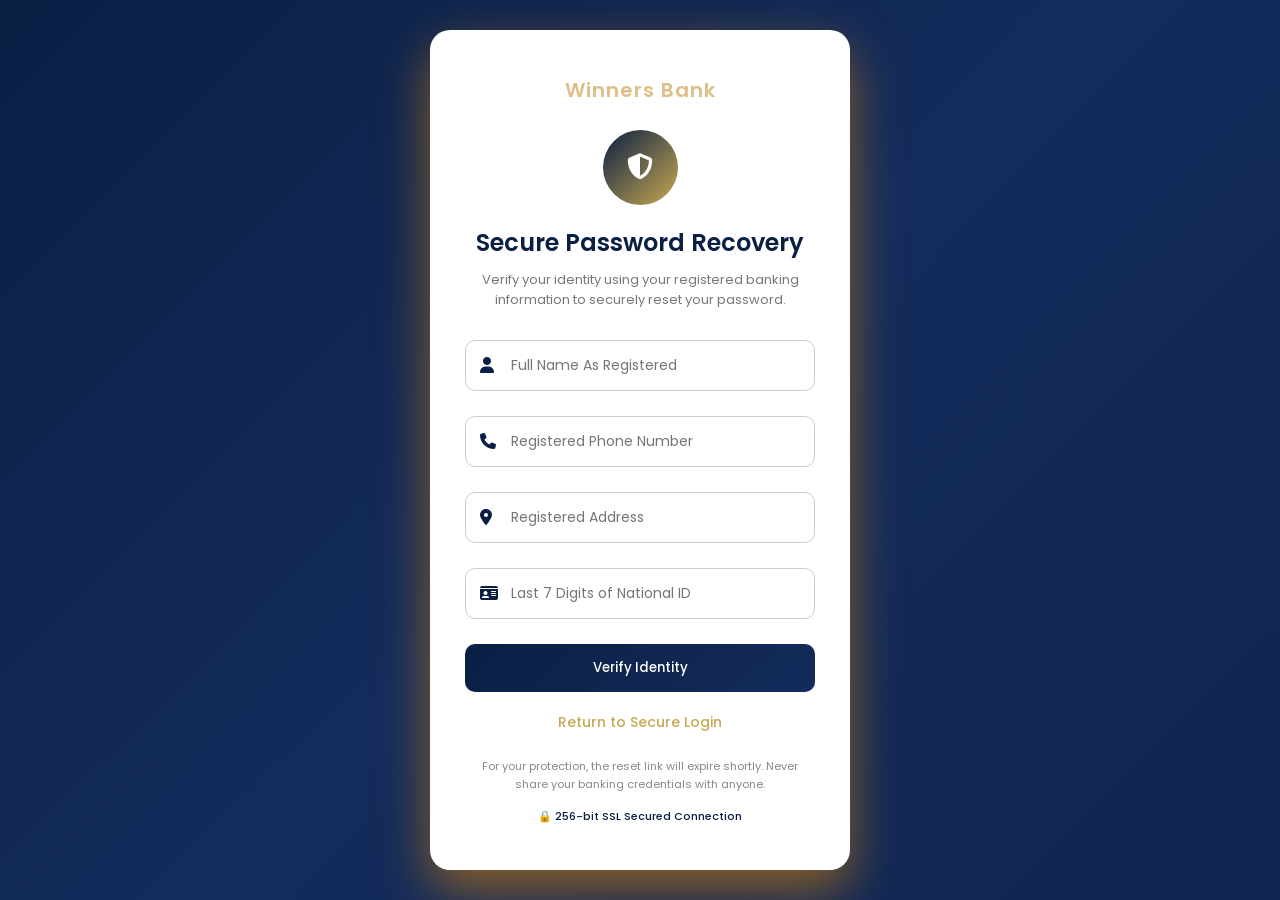
<file: wwwroot/forgot.html>
<!doctype html>
<html lang="en">
  <head>
    <meta charset="UTF-8" />
    <meta name="viewport" content="width=device-width, initial-scale=1.0" />
    <title>Secure Password Reset</title>

    <link
      href="https://fonts.googleapis.com/css2?family=Poppins:wght@300;400;500;600;700&display=swap"
      rel="stylesheet"
    />
    <link
      href="https://cdnjs.cloudflare.com/ajax/libs/font-awesome/6.5.0/css/all.min.css"
      rel="stylesheet"
    />

    <style>
      * {
        margin: 0;
        padding: 0;
        box-sizing: border-box;
        font-family: "Poppins", sans-serif;
      }

      body {
        background: linear-gradient(135deg, #0a1f44, #142c5c, #0f2550);
        height: 100vh;
        display: flex;
        justify-content: center;
        align-items: center;
      }

      .forgot-container {
        width: 420px;
        background: #ffffff;
        border-radius: 20px;
        padding: 45px 35px;
        box-shadow: 0 20px 50px rgba(200, 123, 17, 0.667);
        text-align: center;
        position: relative;
      }

      .bank-logo {
        font-size: 20px;
        font-weight: 600;
        color: rgba(199, 148, 53, 0.597);
        margin-bottom: 25px;
        letter-spacing: 1px;
      }

      .icon-circle {
        width: 75px;
        height: 75px;
        background: linear-gradient(135deg, #0a1f44, #c8a951);
        border-radius: 50%;
        display: flex;
        justify-content: center;
        align-items: center;
        margin: 0 auto 20px auto;
        color: white;
        font-size: 26px;
      }

      h2 {
        color: #0a1f44;
        margin-bottom: 10px;
        font-weight: 600;
      }

      .secure-text {
        font-size: 13px;
        color: #777;
        margin-bottom: 30px;
      }

      .input-box {
        position: relative;
        margin-bottom: 25px;
      }

      .input-box i {
        position: absolute;
        left: 15px;
        top: 50%;
        transform: translateY(-50%);
        color: #0a1f44;
      }

      .input-box input {
        width: 100%;
        padding: 14px 14px 14px 45px;
        border-radius: 10px;
        border: 1px solid #ccc;
        font-size: 14px;
        transition: 0.3s;
      }

      .input-box input:focus {
        border-color: #0a1f44;
        outline: none;
        box-shadow: 0 0 0 3px rgba(10, 31, 68, 0.15);
      }

      .btn {
        width: 100%;
        padding: 14px;
        border: none;
        border-radius: 10px;
        background: linear-gradient(135deg, #0a1f44, #142c5c);
        color: white;
        font-weight: 500;
        cursor: pointer;
        transition: 0.3s;
      }

      .btn:hover {
        background: linear-gradient(135deg, #142c5c, #0a1f44);
        transform: translateY(-2px);
      }

      .back-login {
        margin-top: 20px;
        font-size: 14px;
      }

      .back-login a {
        text-decoration: none;
        color: #c8a951;
        font-weight: 500;
      }

      .back-login a:hover {
        text-decoration: underline;
      }

      .security-note {
        margin-top: 25px;
        font-size: 11px;
        color: #888;
        line-height: 1.6;
      }

      .footer-secure {
        margin-top: 15px;
        font-size: 11px;
        color: #0a1f44;
        font-weight: 500;
      }
    </style>
  </head>

  <body>
    <div class="forgot-container">
      <div class="bank-logo">Winners Bank</div>

      <div class="icon-circle">
        <i class="fa fa-shield-halved"></i>
      </div>

      <h2>Secure Password Recovery</h2>

      <p class="secure-text">
          Verify your identity using your registered banking information
          to securely reset your password.
      </p>

      <form id="verifyForm">
          <div class="input-box">
              <i class="fa fa-user"></i>
              <input type="text" id="fullName"
                     placeholder="Full Name As Registered" required />
          </div>

          <div class="input-box">
              <i class="fa fa-phone"></i>
              <input type="text" id="phone"
                     placeholder="Registered Phone Number" required />
          </div>

          <div class="input-box">
              <i class="fa fa-location-dot"></i>
              <input type="text" id="address"
                     placeholder="Registered Address" required />
          </div>

          <div class="input-box">
              <i class="fa fa-id-card"></i>
              <input type="text" id="nationalId"
                     placeholder="Last 7 Digits of National ID" required />
          </div>

          <button type="submit" class="btn">
              Verify Identity
          </button>

          <p class="back-login">
              <a href="login.html">Return to Secure Login</a>
          </p>
      </form>

      <div class="security-note">
        For your protection, the reset link will expire shortly. Never share
        your banking credentials with anyone.
      </div>

      <div class="footer-secure">🔒 256-bit SSL Secured Connection</div>
    </div>
    <script>

        document.getElementById("verifyForm").addEventListener("submit", async function (e) {

            e.preventDefault();

            const fullName =
                document.getElementById("fullName").value.trim();

            const phone =
                document.getElementById("phone").value.trim();

            const address =
                document.getElementById("address").value.trim();

            const nationalId =
                document.getElementById("nationalId").value.trim();

            // Validation
            if (!fullName || !phone || !address || !nationalId) {

                alert("Please fill all fields");
                return;
            }

            if (nationalId.length !== 7) {

                alert("National ID must contain last 7 digits");
                return;
            }

            try {

                const response = await fetch("/api/Auth/verify-user", {

                    method: "POST",

                    headers: {
                        "Content-Type": "application/json"
                    },

                    body: JSON.stringify({

                        fullName: fullName,
                        phoneNumber: phone,
                        address: address,
                        nationalId: nationalId
                    })
                });

                const data = await response.json();

                if (response.ok) {

                    // Save temporary user info
                    localStorage.setItem("resetEmail", data.email);
                    localStorage.setItem("resetToken", data.token);

                    alert("Identity verified successfully");

                    window.location.href = "reset-password.html";

                } else {

                    alert(data.message || "Verification failed");
                }

            } catch (error) {

                alert("Server error");
            }
        });
        
    </script>
  </body>
</html>
</file>
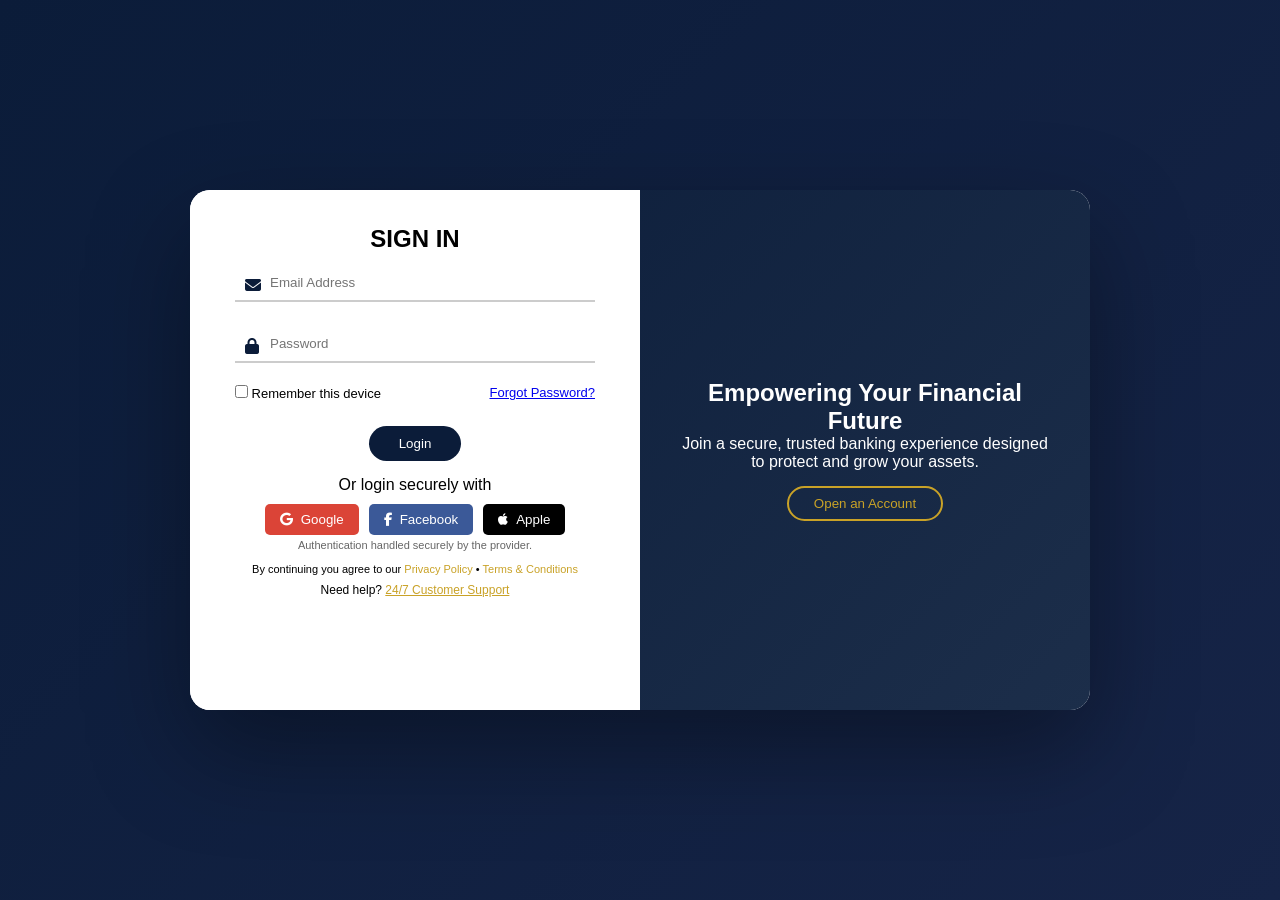
<file: wwwroot/login.html>
<!DOCTYPE html>
<html lang="en">
<head>
<meta charset="UTF-8">
<title>Trust Bank</title>
<link rel="stylesheet" href="style22.css">
<link href="https://cdnjs.cloudflare.com/ajax/libs/font-awesome/6.5.0/css/all.min.css" rel="stylesheet">
</head>

<body>

    <div class="container" id="container">

        <!-- FORM SIDE -->
        <div class="form-container">

            <!-- LOGIN FORM بعد التعديلات -->
            <form id="loginForm" class="form login-form">

                <!-- Logo -->


                <h2>SIGN IN</h2>

                <!-- Email -->
                <div class="input-box">
                    <i class="fa fa-envelope"></i>
                    <input type="email" id="loginEmail" placeholder="Email Address" required>
                </div>

                <!-- Password -->
                <div class="input-box password-box">
                    <i class="fa fa-lock"></i>
                    <input type="password" id="loginPass" placeholder="Password" required>

                </div>

                <!-- Options -->
                <div class="options">
                    <label>
                        <input type="checkbox"> Remember this device
                    </label>
                    <a href="forgot.html">Forgot Password?</a>
                </div>

                <!-- Login Button -->
                <button class="btn" id="loginBtnMain">
                    <span class="btn-text">Login</span>
                    <span class="loader"></span>
                </button>

                <!-- Social Login -->
                <div class="social-login">
                    <p>Or login securely with</p>
                    <div class="social-buttons">
                        <button type="button" class="social-btn google">
                            <i class="fa-brands fa-google"></i> Google
                        </button>
                        <button type="button" class="social-btn facebook">
                            <i class="fa-brands fa-facebook-f"></i> Facebook
                        </button>
                        <button type="button" class="social-btn apple">
                            <i class="fa-brands fa-apple"></i> Apple
                        </button>
                    </div>
                    <small class="oauth-note">
                        Authentication handled securely by the provider.
                    </small>
                </div>

                <!-- Legal -->
                <p class="legal">
                    By continuing you agree to our
                    <a href="#">Privacy Policy</a> •
                    <a href="#">Terms & Conditions</a>
                </p>

                <!-- Support -->
                <p class="support">
                    Need help? <a href="support.html">24/7 Customer Support</a>
                </p>

            </form>

            <!-- REGISTER -->
            <form id="registerForm" class="form register-form">


                <h2>REGISTER</h2>

                <!-- الاسم الكامل -->
                <div class="input-box">
                    <i class="fa fa-user"></i>
                    <input type="text" id="fullName" placeholder="Full Name" required>
                </div>

                <!--email -->
                <div class="input-box">
                    <i class="fa fa-envelope"></i>
                    <input type="email" id="email" placeholder="Email" required>
                </div>

                <!-- كلمة المرور -->
                <div class="input-box">
                    <i class="fa fa-lock"></i>
                    <input type="password" id="password" placeholder="Password" required>
                </div>

                <!-- رقم الهوية/البطاقة الوطنية -->
                <div class="input-box">
                    <i class="fa fa-id-card"></i>
                    <input type="text" id="idNumber" placeholder="National ID / Passport Number" required>
                </div>

                <!-- رقم الهاتف -->
                <div class="input-box">
                    <i class="fa fa-phone"></i>
                    <input type="tel" id="phone" placeholder="Phone Number" required>
                </div>

                <!-- العنوان -->
                <div class="input-box">
                    <i class="fa fa-home"></i>
                    <input type="text" id="address" placeholder="Address" required>
                </div>

                <!-- تاريخ الميلاد -->
                <div class="input-box">
                    <i class="fa fa-birthday-cake"></i>
                    <input type="date" id="dob" placeholder="Date of Birth" required>
                </div>

                <!-- نوع الحساب -->
                <div class="input-box">
                    <i class="fa fa-university"></i>
                    <select id="accountType" required>
                        <option value="">Select Account Type</option>
                        <option value="savings">Savings</option>
                        <option value="current">Current</option>
                        <option value="fixed">Fixed Deposit</option>
                    </select>
                </div>

                <button type="submit" class="btn">Register</button>
            </form>
        </div>

        <!-- OVERLAY PANEL -->
        <div class="overlay-container">
            <div class="overlay">

                <div class="overlay-panel overlay-left">
                    <h2>Secure Account Access</h2>
                    <p>Sign in to manage your finances with advanced protection and full control.</p>
                    <button class="ghost" id="loginBtn">Sign In</button>
                </div>

                <div class="overlay-panel overlay-right">
                    <h2>Empowering Your Financial Future</h2>
                    <p>Join a secure, trusted banking experience designed to protect and grow your assets.</p>
                    <button class="ghost" id="registerBtn">Open an Account</button>
                </div>

            </div>
        </div>

    </div>

    <script src="script.js"></script>
    <script src="js/theme.js"></script>
</body>
</html>
</file>
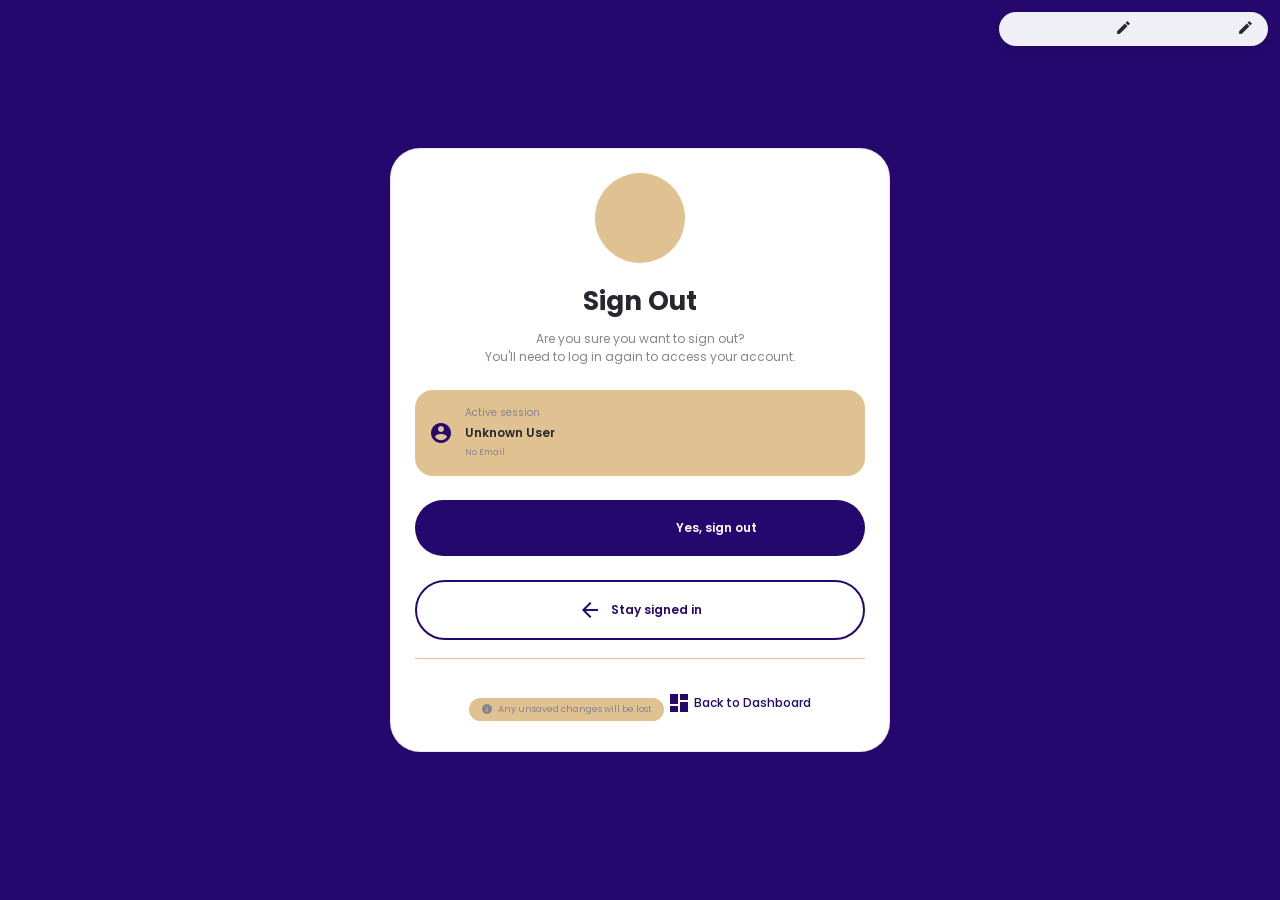
<file: wwwroot/logout.html>
<!doctype html>
<html lang="en">
  <head>
    <meta charset="UTF-8" />
    <meta
      name="viewport"
      content="width=device-width, initial-scale=1.0, maximum-scale=5.0, user-scalable=yes"
    />
    <title>Logout</title>
    <!-- Google Fonts & Material Icons -->
    <link
      href="https://fonts.googleapis.com/icon?family=Material+Icons+Sharp"
      rel="stylesheet"
    />
    <!-- GOOGLE FONT "POPPINS" -->
    <link rel="preconnect" href="https://fonts.googleapis.com" />
    <link rel="preconnect" href="https://fonts.gstatic.com" crossorigin />
    <link
      href="https://fonts.googleapis.com/css2?family=Poppins:wght@300;400;500;600;700&display=swap"
      rel="stylesheet"
    />
    <style>
      /*========== VARIABLES (same as dashboard) ==========*/
      :root {
        --color-white: #ffffff;
        --color-light: #f0eff5;
        --color-gray-light: #86848c;
        --color-gray-dark: #56555e;
        --color-dark: #27282f;
        --color-primary: #24086d;
        --color-success: rgb(34, 202, 75);
        --color-danger: rgb(255, 67, 54);
        --color-warning: rgb(234, 181, 7);
        --color-purple: rgb(160, 99, 245);
        --color-background: #f5f6fa; /* light background */

        --color-primary-light: rgba(204, 153, 76, 0.607);
        --color-success-light: rgba(34, 202, 75, 0.2);
        --color-danger-light: rgba(255, 67, 54, 0.2);
        --color-purple-light: rgba(160, 99, 245, 0.2);

        --card-padding: 1.6rem;
        --padding-1: 1rem;
        --padding-2: 8px;

        --card-border-radius: 1.6rem;
        --border-radius-1: 1rem;
        --border-radius-2: 6px;
      }
      /*dark theme variable*/
      .dark-theme {
        --color-white: #131315;
        --color-light: #23232a;
        --color-dark: #ddd;
        --color-gray-dark: #adacb5;
        --color-background: #0b0e14;
      }

      * {
        margin: 0;
        padding: 0;
        outline: 0;
        border: 0;
        appearance: none;
        text-decoration: none;
        list-style: none;
        box-sizing: border-box;
      }
      html {
        font-size: 12px;
      }
      body {
        background: var(--color-light);
        font-family: poppins, sans-serif;
        min-height: 100vh;
        color: var(--color-dark);
      }
      img {
        width: 100%;
      }
      h1 {
        font-size: 2.2rem;
      }
      h2 {
        font-size: 1.5rem;
      }
      h3 {
        font-size: 1.2rem;
      }
      h4 {
        font-size: 1rem;
      }
      h5 {
        font-size: 0.86rem;
        font-weight: 500;
      }
      h6 {
        font-size: 0.76rem;
      }
      p {
        font-size: 0.86rem;
        color: var(--color-gray-dark);
      }
      small {
        font-weight: 300;
        font-size: 0.77rem;
      }
      .text-muted {
        color: var(--color-gray-light);
      }
      .primary {
        color: var(--color-primary);
      }
      .danger {
        color: var(--color-danger);
      }
      .success {
        color: var(--color-success);
      }
      .purple {
        color: var(--color-purple);
      }

      .bg-primary {
        background: var(--color-primary);
        box-shadow: 0 0.8rem 0.8rem var(--color-primary-light);
      }
      .bg-danger {
        background: var(--color-danger);
        box-shadow: 0 0.8rem 0.8rem var(--color-dangar-light);
      }
      .bg-danger {
        background: var(--color-success);
        box-shadow: 0 0.8rem 0.8rem var(--color-success-light);
      }
      .bg-purple {
        background: var(--color-purple);
        box-shadow: 0 0.8rem 0.8rem var(--color-purple-light);
      }
      .bg-dark {
        background: #27282f;
        box-shadow: 0 0.8rem 0.8rem rgba(0, 0, 0, 0.2);
      }
      .bg-purple-light {
        background: var(--color-purple-light);
      }
      .bg-danger-light {
        background: var(--color-danger-light);
      }
      .bg-primary-light {
        background: var(--color-primary-light);
      }
      .bg-success-light {
        background: var(--color-success-light);
      }
      /*========== BASE ==========*/
      * {
        margin: 0;
        padding: 0;
        box-sizing: border-box;
        font-family: "Poppins", sans-serif;
      }

      body {
        background: var(--color-primary);
        color: var(--color-dark);
        transition: var(--transition);
        min-height: 100vh;
        display: flex;
        align-items: center;
        justify-content: center;
        padding: 2rem;
      }

      /* Logout card - matches bills-container style */
      .logout-wrapper {
        width: 100%;
        max-width: 500px;
        margin: 0 auto;
      }

      .logout-card {
        background: var(--color-white);
        border-radius: 2.5rem;
        padding: 2rem 2rem 2.5rem;
        box-shadow: var(--card-shadow);
        text-align: center;
        transition: var(--transition);
        border: 1px solid rgba(36, 8, 109, 0.1);
      }

      /* Icon circle */
      .icon-circle {
        background: var(--color-primary-light);
        width: 90px;
        height: 90px;
        border-radius: 50%;
        display: flex;
        align-items: center;
        justify-content: center;
        margin: 0 auto 1.5rem;
        transition: var(--transition);
      }

      .icon-circle span {
        font-size: 3.5rem;
        color: var(--color-primary);
      }

      h1 {
        font-size: clamp(1.8rem, 6vw, 2.2rem);
        font-weight: 700;
        color: var(--color-dark);
        margin-bottom: 0.75rem;
      }

      .logout-message {
        color: var(--color-gray-light);
        font-size: 1rem;
        margin-bottom: 2rem;
        line-height: 1.5;
      }

      /* Session info - same style as recent items */
      .session-info {
        background: var(--color-primary-light);
        border-radius: 1.5rem;
        padding: 1.2rem;
        margin-bottom: 2rem;
        text-align: left;
        display: flex;
        align-items: center;
        gap: 1rem;
        flex-wrap: wrap;
      }

      .session-details {
        flex: 1;
      }

      .session-details p {
        font-size: 0.85rem;
        color: var(--color-gray-light);
        margin-bottom: 0.25rem;
      }

      .session-details strong {
        color: var(--color-dark);
        font-weight: 600;
      }

      .session-info span.material-icons-sharp {
        color: var(--color-primary);
        font-size: 2rem;
      }

      /* Button styles - same as .btn from dashboard */
      .btn {
        background: var(--color-primary);
        color: white;
        border: none;
        border-radius: 60px;
        padding: 16px 24px;
        font-weight: 600;
        width: 100%;
        cursor: pointer;
        transition: all 0.3s;
        font-size: 1rem;
        display: inline-flex;
        align-items: center;
        justify-content: center;
        gap: 0.75rem;
      }

      .btn:hover {
        background: var(--color-primary-light);
        transform: translateY(-3px);
      }

      .btn-outline {
        background: transparent;
        border: 2px solid var(--color-primary);
        color: var(--color-primary);
        margin-top: 1rem;
      }

      .btn-outline:hover {
        background: var(--color-primary-light);
        color: white;
        transform: translateY(-3px);
      }

      .button-group {
        display: flex;
        flex-direction: column;
        gap: 1rem;
        margin-top: 0.5rem;
      }

      /* Divider */
      .divider {
        border: none;
        border-top: 1px solid var(--color-primary-light);
        margin: 1.5rem 0;
      }

      /* Badge tip */
      .badge-tip {
        display: inline-flex;
        align-items: center;
        gap: 0.4rem;
        background: var(--color-primary-light);
        padding: 0.4rem 1rem;
        border-radius: 40px;
        font-size: 0.75rem;
        color: var(--color-gray-light);
        margin-top: 1rem;
      }

      /* Animation */
      @keyframes fadeSlideUp {
        from {
          opacity: 0;
          transform: translateY(20px);
        }
        to {
          opacity: 1;
          transform: translateY(0);
        }
      }

      .logout-card {
        animation: fadeSlideUp 0.5s ease-out;
      }

      /* Responsive */
      @media (max-width: 576px) {
        body {
          padding: 1rem;
        }
        .logout-card {
          padding: 1.5rem;
        }
        .icon-circle {
          width: 70px;
          height: 70px;
        }
        .icon-circle span {
          font-size: 2.5rem;
        }
        .session-info {
          flex-direction: column;
          text-align: center;
        }
        .session-details {
          text-align: center;
        }
      }

      /* Back link */
      .back-link {
        text-decoration: none;
        color: var(--color-primary);
        font-weight: 500;
        display: inline-flex;
        align-items: center;
        gap: 0.3rem;
        margin-top: 1.2rem;
        transition: var(--transition);
      }
      .back-link:hover {
        gap: 0.6rem;
        color: var(--color-primary-dark);
      }
    </style>
  </head>
  <body>
    <div class="logout-wrapper">
      <div class="logout-card">
        <!-- Icon -->
        <div class="icon-circle">
          <span class="material-icons-sharp">logout</span>
        </div>

        <h1>Sign Out</h1>
        <div class="logout-message">
          Are you sure you want to sign out?<br />
          You'll need to log in again to access your account.
        </div>

        <!-- Active session info -->
        <div class="session-info">
          <span class="material-icons-sharp">account_circle</span>
          <div class="session-details">
            <p>Active session</p>
            <strong id="activeUserName"></strong>
            <p id="activeUserEmail" style="font-size: 0.7rem; margin-top: 4px"></p>
          </div>
        </div>

        <div class="button-group">
          <!-- Confirm logout button -->
          <button class="btn" id="confirmLogoutBtn">
            <span class="material-icons-sharp">logout</span> Yes, sign out
          </button>

          <!-- Cancel button -->
          <button class="btn btn-outline" id="cancelLogoutBtn">
            <span class="material-icons-sharp">arrow_back</span> Stay signed in
          </button>
        </div>

        <div class="divider"></div>

        <div class="badge-tip">
          <span class="material-icons-sharp" style="font-size: 1rem">info</span>
          <span>Any unsaved changes will be lost</span>
        </div>

        <!-- Return to dashboard link -->
        <a href="#" id="dashboardReturnLink" class="back-link">
          <span class="material-icons-sharp">dashboard</span> Back to Dashboard
        </a>
      </div>
    </div>

    <script>
        (function () {
            // ================= CURRENT USER DATA =================
            const currentUser = localStorage.getItem("fullName");
            const currentEmail = localStorage.getItem("userEmail");

            const userNameElement = document.getElementById("activeUserName");
            const userEmailElement = document.getElementById("activeUserEmail");

            if (userNameElement) {
                userNameElement.textContent = currentUser || "Unknown User";
            }

            if (userEmailElement) {
                userEmailElement.textContent = currentEmail || "No Email";
            }

        // ========== Theme Toggle (same as dashboard) ==========
        const themeWrapper = document.createElement("div");
        themeWrapper.style.position = "fixed";
        themeWrapper.style.top = "1rem";
        themeWrapper.style.right = "1rem";
        themeWrapper.style.zIndex = "100";
        themeWrapper.innerHTML = `
        <div class="theme-btn" style="display: flex; background: var(--color-light); border-radius: 40px; padding: 0.4rem; cursor: pointer; box-shadow: 0 2px 6px rgba(0,0,0,0.1);">
          <span class="material-icons-sharp active" style="font-size:1.4rem; border-radius:40px; padding:0.3rem 0.8rem;">light_mode</span>
          <span class="material-icons-sharp" style="font-size:1.4rem; border-radius:40px; padding:0.3rem 0.8rem;">dark_mode</span>
        </div>
      `;
        document.body.appendChild(themeWrapper);

        const themeBtn = themeWrapper.querySelector(".theme-btn");
        if (themeBtn) {
          const savedTheme = localStorage.getItem("appTheme");
          if (savedTheme === "dark") {
            document.body.classList.add("dark-theme");
            const lightSpan = themeBtn.querySelector("span:first-child");
            const darkSpan = themeBtn.querySelector("span:last-child");
            if (lightSpan && darkSpan) {
              lightSpan.classList.remove("active");
              darkSpan.classList.add("active");
            }
          }
          themeBtn.addEventListener("click", () => {
            document.body.classList.toggle("dark-theme");
            const isDark = document.body.classList.contains("dark-theme");
            const lightSpan = themeBtn.querySelector("span:first-child");
            const darkSpan = themeBtn.querySelector("span:last-child");
            if (lightSpan && darkSpan) {
              if (isDark) {
                lightSpan.classList.remove("active");
                darkSpan.classList.add("active");
              } else {
                lightSpan.classList.add("active");
                darkSpan.classList.remove("active");
              }
            }
            localStorage.setItem("appTheme", isDark ? "dark" : "light");
          });
        }

        // ========== Logout Functionality ==========
        const confirmBtn = document.getElementById("confirmLogoutBtn");
        const cancelBtn = document.getElementById("cancelLogoutBtn");
        const returnLink = document.getElementById("dashboardReturnLink");

        // Function to perform logout and update UI
        async function performLogout() {
         const token = localStorage.getItem("token");
  
  if (token) {
    try {
        await fetch("/api/Auth/logout", {
        method: "POST",
        headers: {
          "Authorization": `Bearer ${token}`
        }
      });
    } catch (error) {
      console.log("Logout error:", error);
    }
  }
  
            localStorage.removeItem("token");
            localStorage.removeItem("userEmail");
            localStorage.removeItem("fullName");
            localStorage.removeItem("loggedIn");
  
  window.location.href = "login.html";
}
            // Attach events for new buttons
            const redirectBtn = document.getElementById("redirectToLoginBtn");
            const homeBtn = document.getElementById("returnHomeDemoBtn");

            if (redirectBtn) {
              redirectBtn.addEventListener("click", () => {
                alert("Redirecting to login page. (Demo)");
                window.location.href = "index.html";
              });
            }

            if (homeBtn) {
              homeBtn.addEventListener("click", () => {
                window.location.href = "index.html";
              });
            }
          

        // Confirm logout
        if (confirmBtn) {
          confirmBtn.addEventListener("click", (e) => {
            e.preventDefault();
            performLogout();
          });
        }

        // Cancel - return to dashboard
        if (cancelBtn) {
          cancelBtn.addEventListener("click", (e) => {
            e.preventDefault();
            window.location.href = "index.html";
          });
        }

        // Back link
        if (returnLink) {
          returnLink.addEventListener("click", (e) => {
            e.preventDefault();
            window.location.href = "index.html";
          });
        }

        // Keyboard shortcuts
        document.addEventListener("keydown", (e) => {
          if (e.key === "Escape" && cancelBtn) {
            cancelBtn.click();
          }
          if (e.key === "Enter" && e.target === confirmBtn) {
            confirmBtn.click();
          }
        });

        // Add hover animation styles
        const style = document.createElement("style");
        style.textContent = `
        .btn-outline:hover span, .btn:hover span {
          transform: translateX(2px);
        }
        .btn span, .btn-outline span {
          transition: transform 0.2s ease;
        }
      `;
        document.head.appendChild(style);
      })();
    </script>
  </body>
</html>
</file>
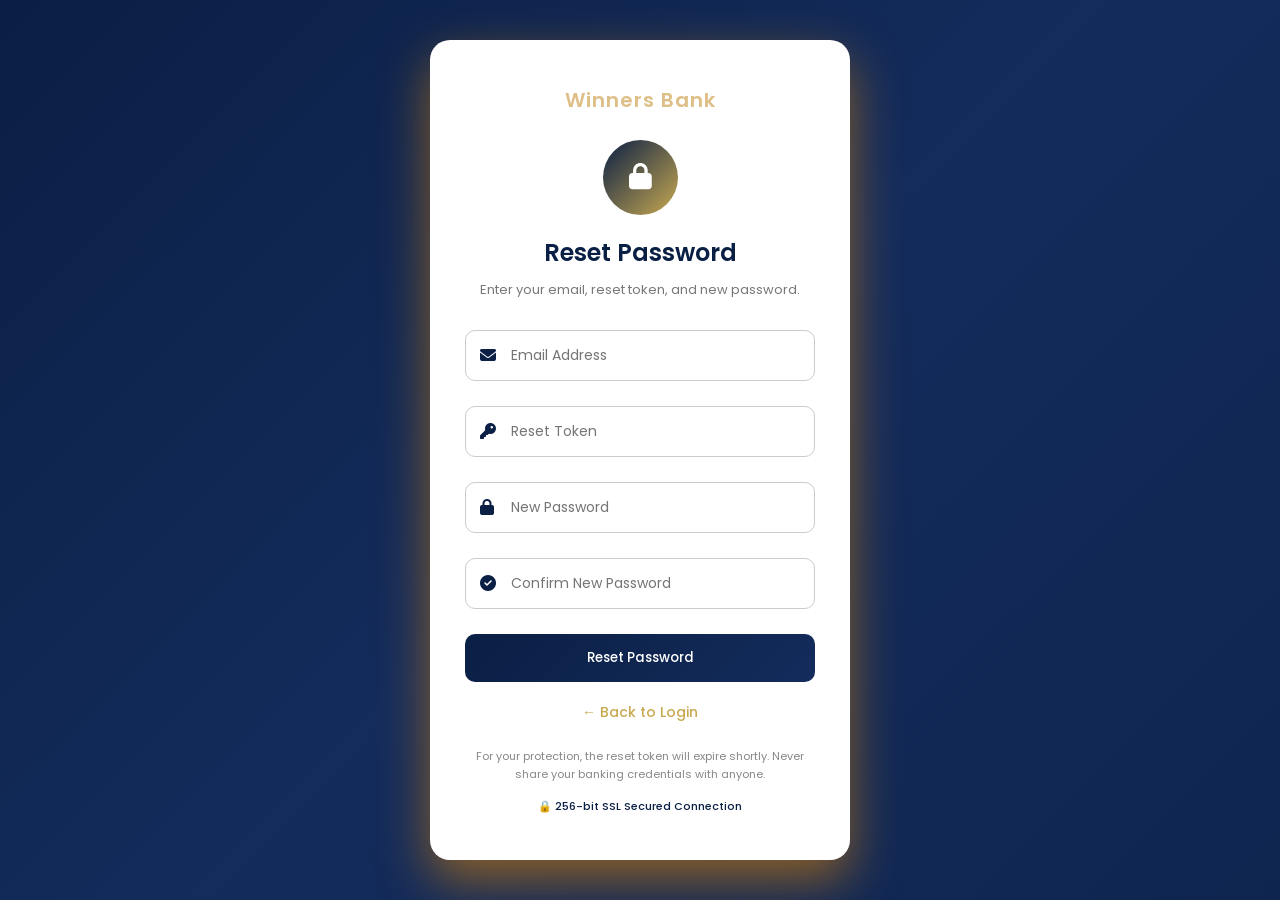
<file: wwwroot/reset-password.html>
<!DOCTYPE html>
<html lang="en">
<head>
    <meta charset="UTF-8" />
    <meta name="viewport" content="width=device-width, initial-scale=1.0" />
    <title>Reset Password</title>
    <link href="https://fonts.googleapis.com/css2?family=Poppins:wght@300;400;500;600;700&display=swap" rel="stylesheet" />
    <link href="https://cdnjs.cloudflare.com/ajax/libs/font-awesome/6.5.0/css/all.min.css" rel="stylesheet" />
    <style>
        * {
            margin: 0;
            padding: 0;
            box-sizing: border-box;
            font-family: "Poppins", sans-serif;
        }

        body {
            background: linear-gradient(135deg, #0a1f44, #142c5c, #0f2550);
            height: 100vh;
            display: flex;
            justify-content: center;
            align-items: center;
        }

        .reset-container {
            width: 420px;
            background: #ffffff;
            border-radius: 20px;
            padding: 45px 35px;
            box-shadow: 0 20px 50px rgba(200, 123, 17, 0.667);
            text-align: center;
            position: relative;
        }

        .bank-logo {
            font-size: 20px;
            font-weight: 600;
            color: rgba(199, 148, 53, 0.597);
            margin-bottom: 25px;
            letter-spacing: 1px;
        }

        .icon-circle {
            width: 75px;
            height: 75px;
            background: linear-gradient(135deg, #0a1f44, #c8a951);
            border-radius: 50%;
            display: flex;
            justify-content: center;
            align-items: center;
            margin: 0 auto 20px auto;
            color: white;
            font-size: 26px;
        }

        h2 {
            color: #0a1f44;
            margin-bottom: 10px;
            font-weight: 600;
        }

        .secure-text {
            font-size: 13px;
            color: #777;
            margin-bottom: 30px;
        }

        .input-box {
            position: relative;
            margin-bottom: 25px;
        }

        .input-box i {
            position: absolute;
            left: 15px;
            top: 50%;
            transform: translateY(-50%);
            color: #0a1f44;
        }

        .input-box input {
            width: 100%;
            padding: 14px 14px 14px 45px;
            border-radius: 10px;
            border: 1px solid #ccc;
            font-size: 14px;
            transition: 0.3s;
        }

        .input-box input:focus {
            border-color: #0a1f44;
            outline: none;
            box-shadow: 0 0 0 3px rgba(10, 31, 68, 0.15);
        }

        .btn {
            width: 100%;
            padding: 14px;
            border: none;
            border-radius: 10px;
            background: linear-gradient(135deg, #0a1f44, #142c5c);
            color: white;
            font-weight: 500;
            cursor: pointer;
            transition: 0.3s;
        }

        .btn:hover {
            background: linear-gradient(135deg, #142c5c, #0a1f44);
            transform: translateY(-2px);
        }

        .back-login {
            margin-top: 20px;
            font-size: 14px;
        }

        .back-login a {
            text-decoration: none;
            color: #c8a951;
            font-weight: 500;
        }

        .back-login a:hover {
            text-decoration: underline;
        }

        .security-note {
            margin-top: 25px;
            font-size: 11px;
            color: #888;
            line-height: 1.6;
        }

        .footer-secure {
            margin-top: 15px;
            font-size: 11px;
            color: #0a1f44;
            font-weight: 500;
        }
    </style>
</head>
<body>
    <div class="reset-container">
        <div class="bank-logo">Winners Bank</div>

        <div class="icon-circle">
            <i class="fa fa-lock"></i>
        </div>

        <h2>Reset Password</h2>

        <p class="secure-text">
            Enter your email, reset token, and new password.
        </p>

        <form id="resetForm">
            <div class="input-box">
                <i class="fa fa-envelope"></i>
                <input type="email" id="email" placeholder="Email Address" required />
            </div>

            <div class="input-box">
                <i class="fa fa-key"></i>
                <input type="text" id="token" placeholder="Reset Token" required />
            </div>

            <div class="input-box">
                <i class="fa fa-lock"></i>
                <input type="password" id="newPassword" placeholder="New Password" required />
            </div>

            <div class="input-box">
                <i class="fa fa-check-circle"></i>
                <input type="password" id="confirmPassword" placeholder="Confirm New Password" required />
            </div>

            <button type="submit" class="btn">Reset Password</button>

            <p class="back-login">
                <a href="login.html">← Back to Login</a>
            </p>
        </form>

        <div class="security-note">
            For your protection, the reset token will expire shortly. Never share
            your banking credentials with anyone.
        </div>

        <div class="footer-secure">🔒 256-bit SSL Secured Connection</div>
    </div>

    <script>
        const savedEmail = localStorage.getItem("resetEmail");
        const savedToken = localStorage.getItem("resetToken");

        console.log("Saved Email:", savedEmail);
        console.log("Saved Token:", savedToken);

        if (savedEmail) {
            document.getElementById("email").value = savedEmail;
        }

        if (savedToken) {
            document.getElementById("token").value = savedToken;
        }

        document.getElementById("resetForm").addEventListener("submit", async function (e) {

            e.preventDefault();

            const email = document.getElementById("email").value.trim();
            const token = document.getElementById("token").value.trim();
            const newPassword = document.getElementById("newPassword").value;
            const confirmPassword = document.getElementById("confirmPassword").value;

            if (!email || !token || !newPassword || !confirmPassword) {
                alert("Please fill all fields");
                return;
            }

            if (newPassword !== confirmPassword) {
                alert("Passwords do not match");
                return;
            }

            try {

                const response = await fetch("/api/Auth/reset-password", {

                    method: "POST",

                    headers: {
                        "Content-Type": "application/json"
                    },

                    body: JSON.stringify({
                        email: email,
                        token: token,
                        newPassword: newPassword
                    })

                });

                const result = await response.text();

                console.log(result);

                if (response.ok) {

                    alert("Password reset successful");

                    localStorage.removeItem("resetEmail");
                    localStorage.removeItem("resetToken");

                    window.location.href = "login.html";

                } else {

                    alert(result);

                }

            } catch (err) {

                console.error(err);
                alert("Server Error");

            }

        });
    </script>
    <script src="js/theme.js"></script>
</body>
</html>
</file>
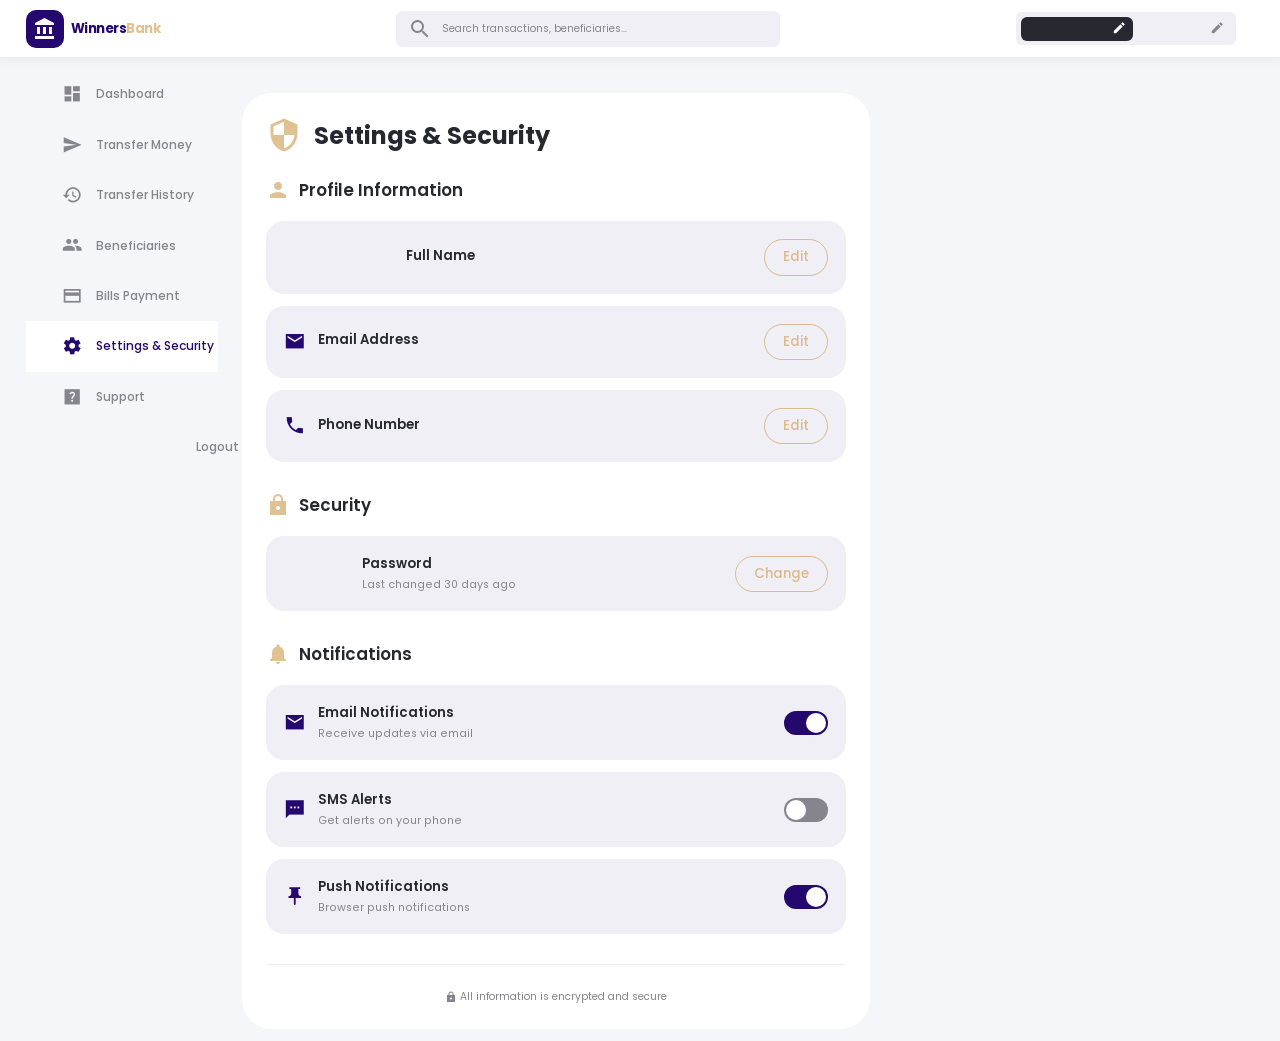
<file: wwwroot/settings.html>
<!doctype html>
<html lang="en">
  <head>
    <meta charset="UTF-8" />
    <meta
      name="viewport"
      content="width=device-width, initial-scale=1.0, maximum-scale=5.0, user-scalable=yes"
    />
    <title>Settings & Security · Dashboard</title>
    <link
      href="https://fonts.googleapis.com/icon?family=Material+Icons+Sharp"
      rel="stylesheet"
    />
    <link rel="preconnect" href="https://fonts.googleapis.com" />
    <link rel="preconnect" href="https://fonts.gstatic.com" crossorigin />
    <link
      href="https://fonts.googleapis.com/css2?family=Poppins:wght@300;400;500;600;700&display=swap"
      rel="stylesheet"
    />
    <style>
      :root {
  --color-white: #ffffff;
  --color-light: #f0eff5;
  --color-gray-light: #86848c;
  --color-gray-dark: #56555e;
  --color-dark: #27282f;
   --color-primary: #24086d;
  --color-success: rgb(34, 202, 75);
  --color-danger: rgb(255, 67, 54);
  --color-warning: rgb(234, 181, 7);
  --color-purple: rgb(160, 99, 245);
   --color-background: #f5f6fa; /* light background */

  --color-primary-light: rgba(204, 153, 76, 0.607);
  --color-success-light: rgba(34, 202, 75, 0.2);
  --color-danger-light: rgba(255, 67, 54, 0.2);
  --color-purple-light: rgba(160, 99, 245, 0.2);

  --card-padding: 1.6rem;
  --padding-1: 1rem;
  --padding-2: 8px;

  --card-border-radius: 1.6rem;
  --border-radius-1: 1rem;
  --border-radius-2: 6px;
}
/*dark theme variable*/
.dark-theme {
    --color-white: #131315;
    --color-light: #23232a;
    --color-dark: #ddd;
    --color-gray-dark: #adacb5;
      --color-background: #0b0e14;
    
}

      * {
        margin: 0;
        padding: 0;
        outline: 0;
        border: 0;
        appearance: none;
        text-decoration: none;
        list-style: none;
        box-sizing: border-box;
      }
      html {
        font-size: 12px;
      }
      body {
        background: var(--color-light);
        font-family: poppins, sans-serif;
        min-height: 100vh;
        color: var(--color-dark);
      }
      img {
        width: 100%;
      }
      h1 {
        font-size: 2.2rem;
      }
      h2 {
        font-size: 1.5rem;
      }
      h3 {
        font-size: 1.2rem;
      }
      h4 {
        font-size: 1rem;
      }
      h5 {
        font-size: 0.86rem;
        font-weight: 500;
      }
      h6 {
        font-size: 0.76rem;
      }
      p {
        font-size: 0.86rem;
        color: var(--color-gray-dark);
      }
      small {
        font-weight: 300;
        font-size: 0.77rem;
      }
      .text-muted {
        color: var(--color-gray-light);
      }
      .primary {
        color: var(--color-primary);
      }
      .danger {
        color: var(--color-danger);
      }
      .success {
        color: var(--color-success);
      }
      .purple {
        color: var(--color-purple);
      }

      .bg-primary {
        background: var(--color-primary);
        box-shadow: 0 0.8rem 0.8rem var(--color-primary-light);
      }
      .bg-danger {
        background: var(--color-danger);
        box-shadow: 0 0.8rem 0.8rem var(--color-dangar-light);
      }
      .bg-danger {
        background: var(--color-success);
        box-shadow: 0 0.8rem 0.8rem var(--color-success-light);
      }
      .bg-purple {
        background: var(--color-purple);
        box-shadow: 0 0.8rem 0.8rem var(--color-purple-light);
      }
      .bg-dark {
        background: #27282f;
        box-shadow: 0 0.8rem 0.8rem rgba(0, 0, 0, 0.2);
      }
      .bg-purple-light {
        background: var(--color-purple-light);
      }
      .bg-danger-light {
        background: var(--color-danger-light);
      }
      .bg-primary-light {
        background: var(--color-primary-light);
      }
      .bg-success-light {
        background: var(--color-success-light);
      }
      * {
        margin: 0;
        padding: 0;
        box-sizing: border-box;
        font-family: "Poppins", sans-serif;
      }
      body {
        background: var(--color-background);
        color: var(--color-dark);
        transition: var(--transition);
      }
      /* ===== NAVBAR ===== */
      nav {
        width: 100%;
        background: var(--color-white);
        padding: 0.8rem 0;
        position: sticky;
        top: 0;
        z-index: 100;
        box-shadow: 0 2px 12px rgba(0, 0, 0, 0.06);
      }
      nav .container {
        display: flex;
        justify-content: space-between;
        align-items: center;
        width: 96%;
        margin: 0 auto;
      }
      nav .logo-area {
        display: flex;
        align-items: center;
        gap: 0.6rem;
      }
      nav .logo-icon {
        width: 38px;
        height: 38px;
        background: var(--color-primary);
        border-radius: 10px;
        display: flex;
        align-items: center;
        justify-content: center;
        color: white;
        font-size: 1.4rem;
      }
      nav .logo-text {
        font-size: 1.1rem;
        font-weight: 700;
        color: var(--color-primary);
        letter-spacing: -0.5px;
      }
      nav .logo-text span {
        color: var(--color-primary-light);
      }

      nav .search-bar {
        background: var(--color-light);
        padding: 0.5rem 1rem;
        width: 30vw;
        border-radius: var(--border-radius-2);
        display: flex;
        align-items: center;
        gap: 0.8rem;
        color: var(--color-gray-light);
      }
      nav .search-bar input {
        background: transparent;
        width: 100%;
        font-family: "Poppins", sans-serif;
        font-size: 0.85rem;
        color: var(--color-dark);
      }
      nav .search-bar input::placeholder {
        color: var(--color-gray-light);
      }

      nav .profile-area {
        display: flex;
        align-items: center;
        gap: 1.5rem;
      }

      nav .theme-btn {
        display: flex;
        background: var(--color-light);
        border-radius: var(--border-radius-2);
        overflow: hidden;
        cursor: pointer;
      }
      nav .theme-btn span {
        padding: 0.4rem 0.6rem;
        font-size: 1.2rem;
        display: flex;
        align-items: center;
        justify-content: center;
        color: var(--color-gray-light);
        transition: all 200ms ease;
      }
      nav .theme-btn span.active {
        background: var(--color-dark);
        color: var(--color-white);
        border-radius: var(--border-radius-2);
      }

      nav .profile {
        display: flex;
        align-items: center;
        gap: 0.7rem;
        cursor: pointer;
      }
      nav .profile-photo {
        width: 36px;
        height: 36px;
        border-radius: 50%;
        background: linear-gradient(
          135deg,
          var(--color-primary),
          var(--color-purple)
        );
        display: flex;
        align-items: center;
        justify-content: center;
        color: white;
        font-size: 0.85rem;
        font-weight: 600;
        flex-shrink: 0;
      }
      nav .profile h5 {
        font-size: 0.82rem;
        white-space: nowrap;
      }
      .container {
        width: 96%;
        margin: 1rem auto;
      }
      main {
        display: grid;
        grid-template-columns: 16rem auto 30rem;
        gap: 2rem;
      }
      main aside {
        display: flex;
        flex-direction: column;
        justify-content: space-between;
        height: 88vh;
        position: sticky;
        top: 1rem;
      }
      main aside button#close-btn {
        display: none;
      }
      main aside .sidebar a {
        display: flex;
        align-items: center;
        gap: 1.2rem;
        height: 4.2rem;
        color: var(--color-gray-light);
        position: relative;
        text-decoration: none;
        transition: var(--transition);
      }
      main aside .sidebar a span {
        font-size: 1.7rem;
        margin-left: 3rem;
        transition: var(--transition);
      }
      main aside .sidebar a.active {
        background: var(--color-white);
        color: var(--color-primary);
      }
      
      main aside .sidebar a:hover {
        color: var(--color-primary);
      }
      main aside .sidebar a:hover span {
        margin-left: 2rem;
      }
      main aside .sidebar h4 {
        font-weight: 500;
      }
      .middle .header {
        display: flex;
        justify-content: space-between;
        align-items: center;
        margin-bottom: 2rem;
      }
      #menu-btn {
        background: transparent;
        border: none;
        color: var(--color-dark);
        cursor: pointer;
        display: none;
      }
      .theme-btn {
        display: flex;
        background: var(--color-light);
        border-radius: 40px;
        padding: 0.4rem;
        cursor: pointer;
      }
      .theme-btn span {
        font-size: 1.4rem;
        border-radius: 40px;
        padding: 0.3rem 0.8rem;
        color: var(--color-dark);
      }
      .theme-btn span.active {
        background: var(--color-primary);
        color: white;
      }
      .settings-container {
        background: var(--color-white);
        border-radius: 2.5rem;
        padding: 2rem;
        box-shadow: var(--card-shadow);
      }
      .settings-header {
        display: flex;
        align-items: center;
        gap: 1rem;
        margin-bottom: 2rem;
        flex-wrap: wrap;
      }
      .settings-header span {
        font-size: 3rem;
        color: var(--color-primary-light);
      }
      .settings-header h1 {
        font-size: clamp(1.8rem, 5vw, 2rem);
        color: var(--color-dark);
      }
      .settings-section {
        margin-bottom: 2.5rem;
      }
      .settings-section h2 {
        display: flex;
        align-items: center;
        gap: 0.75rem;
        font-size: 1.4rem;
        font-weight: 600;
        color: var(--color-dark);
        margin-bottom: 1.5rem;
      }
      .settings-section h2 span {
        color: var(--color-primary-light);
      }
      .settings-card {
        background: var(--color-light);
        border-radius: 1.5rem;
        padding: 1.5rem;
        margin-bottom: 1rem;
        display: flex;
        align-items: center;
        justify-content: space-between;
        flex-wrap: wrap;
        gap: 1rem;
      }
      .settings-card-left {
        display: flex;
        align-items: center;
        gap: 1rem;
      }
      .settings-card-left span {
        font-size: 1.8rem;
        color: var(--color-primary);
      }
      .settings-card-left h3 {
        font-size: 1.1rem;
        font-weight: 600;
        color: var(--color-dark);
        margin-bottom: 0.25rem;
      }
      .settings-card-left p {
        color: var(--color-gray-light);
        font-size: 0.9rem;
      }
      .btn-outline {
        background: transparent;
        border: 1.5px solid var(--color-primary-light);
        color: var(--color-primary-light);
        border-radius: 40px;
        padding: 0.6rem 1.5rem;
        font-weight: 500;
        cursor: pointer;
        transition: all 0.2s;
      }
      .btn-outline:hover {
        background: var(--color-primary);
        color: white;
      }
      .btn-light {
        background: var(--color-white);
        border: none;
        border-radius: 40px;
        padding: 0.6rem 1.5rem;
        font-weight: 500;
        cursor: pointer;
        color: var(--color-dark);
        box-shadow: 0 2px 6px rgba(0, 0, 0, 0.05);
      }
      .toggle-switch {
        width: 44px;
        height: 24px;
        background: var(--color-gray-light);
        border-radius: 40px;
        position: relative;
        cursor: pointer;
        transition:  0.2s;
      }
      .toggle-switch.active {
        background: var(--color-primary);
      }
      .toggle-switch::after {
        content: "";
        width: 20px;
        height: 20px;
        background: white;
        border-radius: 50%;
        position: absolute;
        top: 2px;
        left: 2px;
        transition: left 0.2s;
      }
      .toggle-switch.active::after {
        left: 22px;
      }
      hr {
        border: none;
        border-top: 1px solid var(--color-light);
        margin: 2rem 0;
      }
      @media (max-width: 1200px) {
        main {
          grid-template-columns: 16rem auto;
        }
        .right {
          display: none;
        }
      }
      @media (max-width: 992px) {
        main {
          grid-template-columns: auto;
        }
        main aside {
          position: fixed;
          top: 0;
          left: -100%;
          z-index: 3;
          width: 18rem;
          background: var(--color-white);
          box-shadow: 2rem 0 2rem rgba(0, 0, 0, 0.2);
          height: 100vh;
          transition: var(--transition);
        }
        main aside button#close-btn {
          display: inline-block;
          position: absolute;
          top: 1rem;
          right: 1rem;
          background: transparent;
          border: none;
          color: var(--color-dark);
          cursor: pointer;
          font-size: 1.5rem;
          z-index: 4;
        }
        #menu-btn {
          display: inline-block;
        }
        .theme-btn {
          margin-left: auto;
        }
      }
      @media (max-width: 576px) {
        .settings-card {
          flex-direction: column;
          align-items: flex-start;
        }
        .settings-card-left {
          width: 100%;
        }
        .btn-outline,
        .btn-light,
        .toggle-switch {
          align-self: flex-start;
        }
      }
        :root {
            --transition: all .3s ease;
        }
        /* ===== Edit Profile Modal ===== */

        #editModal {
            display: none;
            position: fixed;
            inset: 0;
            background: rgba(0,0,0,.45);
            backdrop-filter: blur(4px);
            justify-content: center;
            align-items: center;
            z-index: 9999;
        }

        .modal-box {
            width: 430px;
            max-width: 90%;
            background: var(--color-white);
            border-radius: 24px;
            padding: 30px;
            border: 1px solid var(--color-light);
            box-shadow: 0 20px 45px rgba(0,0,0,.18);
            animation: popup .25s ease;
        }

        @keyframes popup {
            from {
                opacity: 0;
                transform: translateY(20px) scale(.95);
            }

            to {
                opacity: 1;
                transform: translateY(0) scale(1);
            }
        }

        .modal-box h2 {
            margin-bottom: 25px;
            color: var(--color-primary);
            font-size: 1.8rem;
        }

        .modal-box input {
            width: 100%;
            height: 50px;
            margin-bottom: 16px;
            padding: 0 16px;
            border-radius: 14px;
            border: 2px solid transparent;
            background: var(--color-light);
            color: var(--color-dark);
            font-size: .95rem;
            transition: .25s;
        }

            .modal-box input::placeholder {
                color: var(--color-gray-light);
            }

            .modal-box input:focus {
                border-color: var(--color-primary);
                background: var(--color-white);
            }
            .modal-box input:focus {
                border-color: var(--color-primary);
                background: var(--color-white);
            }

        .modal-actions {
            display: flex;
            justify-content: flex-end;
            gap: 12px;
            margin-top: 10px;
        }

        /* Edit */
        .modal-btn {
            min-width: 110px;
            height: 44px;
            border-radius: 40px;
            border: 1.5px solid var(--color-primary-light);
            background: transparent;
            color: var(--color-primary);
            font-weight: 600;
            font-size: .9rem;
            cursor: pointer;
            transition: .25s;
        }

            .modal-btn:hover {
                background: var(--color-primary);
                color: #fff;
                transform: translateY(-2px);
            }
    </style>
  </head>
  <body>
      <!-- NAVBAR -->
      <nav>
          <div class="container">
              <div class="logo-area">
                  <div class="logo-icon">
                      <span class="material-icons-sharp">account_balance</span>
                  </div>
                  <div class="logo-text">Winners<span>Bank</span></div>
              </div>

              <div class="search-bar">
                  <span class="material-icons-sharp">search</span>
                  <input type="search"
                         placeholder="Search transactions, beneficiaries…" />
              </div>

              <div class="profile-area">
                  <div class="theme-btn">
                      <span class="material-icons-sharp active" id="lightIcon">light_mode</span>
                      <span class="material-icons-sharp" id="darkIcon">dark_mode</span>
                  </div>
                  <div class="profile">
                      <div class="profile">

                          <h3 id="username"></h3>

                      </div>
                      <button id="menu-btn">
                          <span class="material-icons-sharp">menu</span>
                      </button>
                  </div>
              </div>
      </nav>

      <div class="container">
          <main>
              <aside>
                  <button id="close-btn">
                      <span class="material-icons-sharp">close</span>
                  </button>
                  <div class="sidebar">
                      <a href="index.html">
                          <span class="material-icons-sharp">dashboard</span>
                          <h4>Dashboard</h4>
                      </a>

                      <a href="transfer.html">
                          <span class="material-icons-sharp">send</span>
                          <h4>Transfer Money</h4>
                      </a>
                      <a href="transfer_his.html">
                          <span class="material-icons-sharp">history</span>
                          <h4>Transfer History</h4>
                      </a>

                      <a href="Beneficiaries.HTML">
                          <span class="material-icons-sharp">group</span>
                          <h4>Beneficiaries</h4>
                      </a>

                      <a href="bills.html">
                          <span class="material-icons-sharp">payment</span>
                          <h4>Bills Payment</h4>
                      </a>
                      


                      <a href="settings.html" class="active">
                          <span class="material-icons-sharp">settings</span>
                          <h4>Settings & Security</h4>
                      </a>

                      <a href="support.html">
                          <span class="material-icons-sharp">help_center</span>
                          <h4>Support</h4>
                      </a>
                      <a href="logout.html"><span class="material-icons-sharp">logout</span><h4>Logout</h4></a>
                  </div>
              </aside>

              <div class="middle">
                  <div class="header">


                  </div>

                  <div class="settings-container">
                      <div class="settings-header">
                          <span class="material-icons-sharp">security</span>
                          <h1>Settings & Security</h1>
                      </div>

                      <div class="settings-section">
                          <h2>
                              <span class="material-icons-sharp">person</span> Profile
                              Information
                          </h2>
                          <div class="settings-card">
                              <div class="settings-card-left">
                                  <span class="material-icons-sharp">badge</span>
                                  <div>
                                      <h3>Full Name</h3>
                                      <p id="fullName"></p>
                                  </div>
                              </div>
                              <button class="btn-outline editProfileBtn">
                                  Edit
                              </button>
                          </div>
                          <div class="settings-card">
                              <div class="settings-card-left">
                                  <span class="material-icons-sharp">email</span>
                                  <div>
                                      <h3>Email Address</h3>
                                      <p id="userEmail"></p>
                                  </div>
                              </div>
                              <button class="btn-outline editProfileBtn">
                                  Edit
                              </button>
                          </div>
                          <div class="settings-card">
                              <div class="settings-card-left">
                                  <span class="material-icons-sharp">phone</span>
                                  <div>
                                      <h3>Phone Number</h3>
                                      <p id="phoneNumber"></p>
                                  </div>
                              </div>
                              <button class="btn-outline editProfileBtn">
                                  Edit
                              </button>
                          </div>
                      </div>

                      <div class="settings-section">
                          <h2><span class="material-icons-sharp">lock</span> Security</h2>
                          <div class="settings-card">
                              <div class="settings-card-left">
                                  <span class="material-icons-sharp">key</span>
                                  <div>
                                      <h3>Password</h3>
                                      <p>Last changed 30 days ago</p>
                                  </div>
                              </div>
                              <button class="btn-outline" onclick="location.href = 'change.html'">
                                  Change

                              </button>
                          </div>

                      </div>

                      <div class="settings-section">
                          <h2>
                              <span class="material-icons-sharp">notifications</span>
                              Notifications
                          </h2>
                          <div class="settings-card">
                              <div class="settings-card-left">
                                  <span class="material-icons-sharp">email</span>
                                  <div>
                                      <h3>Email Notifications</h3>
                                      <p>Receive updates via email</p>
                                  </div>
                              </div>
                              <div class="toggle-switch active"></div>
                          </div>
                          <div class="settings-card">
                              <div class="settings-card-left">
                                  <span class="material-icons-sharp">sms</span>
                                  <div>
                                      <h3>SMS Alerts</h3>
                                      <p>Get alerts on your phone</p>
                                  </div>
                              </div>
                              <div class="toggle-switch"></div>
                          </div>
                          <div class="settings-card">
                              <div class="settings-card-left">
                                  <span class="material-icons-sharp">push_pin</span>
                                  <div>
                                      <h3>Push Notifications</h3>
                                      <p>Browser push notifications</p>
                                  </div>
                              </div>
                              <div class="toggle-switch active"></div>
                          </div>
                      </div>


                      <hr />
                      <p style="text-align: center; color: var(--color-gray-light)">
                          <span class="material-icons-sharp"
                                style="font-size: 1rem; vertical-align: middle">lock</span>
                          All information is encrypted and secure
                      </p>
                  </div>
              </div>

              <div class="right"></div>
          </main>
      </div>



      <div id="editModal">

          <div class="modal-box">

              <h2>Edit Profile</h2>

              <input id="editName"
                     type="text"
                     placeholder="Full Name">

              <input id="editEmail"
                     type="email"
                     placeholder="Email">

              <input id="editPhone"
                     type="text"
                     placeholder="Phone Number">

              <div class="modal-actions">

                  <button id="saveProfile" class="modal-btn">
                      Save
                  </button>

                  <button id="cancelEdit" class="modal-btn">
                      Cancel
                  </button>

              </div>

          </div>

      </div>
      <script>
          (function () {
              const sidebar = document.querySelector("aside");
              const menuBtn = document.querySelector("#menu-btn");
              const closeBtn = document.querySelector("#close-btn");

              function handleSidebarForScreen() {
                  if (!sidebar) return;
                  if (window.innerWidth > 992) {
                      sidebar.style.left = "";
                  } else {
                      sidebar.style.left = "-100%";
                  }
              }

              window.addEventListener("load", handleSidebarForScreen);
              window.addEventListener("resize", handleSidebarForScreen);

              if (menuBtn && closeBtn && sidebar) {
                  menuBtn.addEventListener("click", function (e) {
                      e.stopPropagation();
                      if (window.innerWidth <= 992) {
                          sidebar.style.left = "0";
                      }
                  });
                  closeBtn.addEventListener("click", function (e) {
                      e.stopPropagation();
                      if (window.innerWidth <= 992) {
                          sidebar.style.left = "-100%";
                      }
                  });
                  document.addEventListener("click", function (e) {
                      if (
                          window.innerWidth <= 992 &&
                          sidebar.style.left === "0px" &&
                          !sidebar.contains(e.target) &&
                          e.target !== menuBtn
                      ) {
                          sidebar.style.left = "-100%";
                      }
                  });
              }
              

              const toggles = document.querySelectorAll(".toggle-switch");
              toggles.forEach((toggle) => {
                  toggle.addEventListener("click", () => {
                      toggle.classList.toggle("active");
                  });
              });

              
          })();
      </script>
      <script>
          window.addEventListener("DOMContentLoaded", function () {

              const fullName = localStorage.getItem("fullName");
              const email = localStorage.getItem("userEmail");
              const phone = localStorage.getItem("phoneNumber");

              if (document.getElementById("username"))
                  document.getElementById("username").textContent = fullName || "";

              if (document.getElementById("fullName"))
                  document.getElementById("fullName").textContent = fullName || "";

              if (document.getElementById("userEmail"))
                  document.getElementById("userEmail").textContent = email || "";

              if (document.getElementById("phoneNumber"))
                  document.getElementById("phoneNumber").textContent = phone || "";

          });
      </script>

      <script src="search.js"></script>

      <script>

          const modal = document.getElementById("editModal");

          document.querySelectorAll(".editProfileBtn").forEach(btn => {
              btn.addEventListener("click", function () {

                  document.getElementById("editName").value =
                      localStorage.getItem("fullName") || "";

                  document.getElementById("editEmail").value =
                      localStorage.getItem("userEmail") || "";

                  document.getElementById("editPhone").value =
                      localStorage.getItem("phoneNumber") || "";

                  modal.style.display = "flex";
              });
          });

          document.getElementById("cancelEdit").onclick = function () {
              modal.style.display = "none";
          };

          document.getElementById("saveProfile").onclick = async function () {

              const token = localStorage.getItem("token");

              const data = {
                  username: document.getElementById("editName").value,
                  email: document.getElementById("editEmail").value,
                  phoneNumber: document.getElementById("editPhone").value
              };

              const response = await fetch("/api/Auth/update-profile", {
                  method: "PUT",
                  headers: {
                      "Content-Type": "application/json",
                      "Authorization": "Bearer " + token
                  },
                  body: JSON.stringify(data)
              });

              const result = await response.json();

              if (response.ok) {

                  localStorage.setItem("fullName", result.username);
                  localStorage.setItem("userEmail", result.email);
                  localStorage.setItem("phoneNumber", result.phoneNumber);

                  document.getElementById("fullName").textContent = result.username;
                  document.getElementById("username").textContent = result.username;
                  document.getElementById("userEmail").textContent = result.email;
                  document.getElementById("phoneNumber").textContent = result.phoneNumber;

                  modal.style.display = "none";

                  alert("Profile Updated Successfully");

              } else {
                  alert(result.message);
              }
          };
      </script>
      <script src="js/theme.js"></script>
  </body>
</html>
</file>
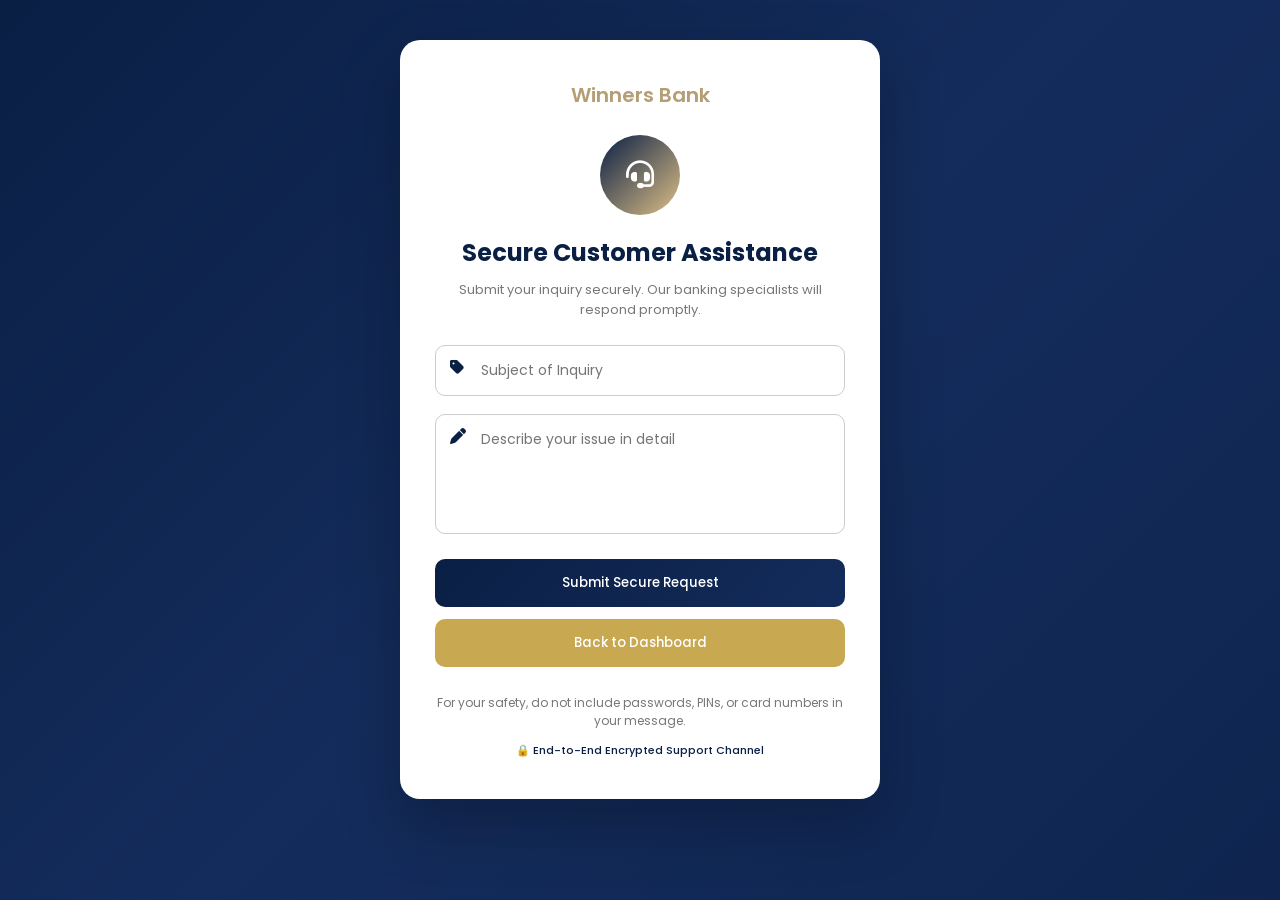
<file: wwwroot/support.html>
<!doctype html>
<html lang="en">
  <head>
    <meta charset="UTF-8" />
    <meta name="viewport" content="width=device-width, initial-scale=1.0" />
    <title>Secure Customer Support</title>

    <link
      href="https://fonts.googleapis.com/css2?family=Poppins:wght@300;400;500;600;700&display=swap"
      rel="stylesheet"
    />
    <link
      href="https://cdnjs.cloudflare.com/ajax/libs/font-awesome/6.5.0/css/all.min.css"
      rel="stylesheet"
    />

    <style>
      * {
        margin: 0;
        padding: 0;
        box-sizing: border-box;
        font-family: "Poppins", sans-serif;
      }
      :root {
        --color-white: #ffffff;
        --color-light: #f0eff5;
        --color-gray-light: #86848c;
        --color-gray-dark: #56555e;
        --color-dark: #27282f;
        --color-primary: #24086d;
        --color-primary-light: rgba(204, 153, 76, 0.607);
        --color-success: #22ca4b;
        --color-success-light: rgba(34, 202, 75, 0.15);
        --color-danger: #ff4336;
        --color-danger-light: rgba(255, 67, 54, 0.15);
        --color-warning: #eab507;
        --color-warning-light: rgba(234, 181, 7, 0.15);
        --color-purple: #a063f5;
        --color-purple-light: rgba(160, 99, 245, 0.15);
        --card-border-radius: 1.6rem;
        --border-radius-1: 1rem;
        --border-radius-2: 6px;
        --card-padding: 1.6rem;
        --sidebar-width: 220px;
        --background-color: rgba(199, 148, 53, 0.597);
      }

      
      body {
        background: linear-gradient(135deg, #0a1f44, #142c5c, #0f2550);
        min-height: 100vh;
        display: flex;
        justify-content: center;
        align-items: flex-start;
        padding: 40px 20px;
        overflow-y: auto;
      }

      .support-container {
        width: 480px;
      }

      /* ✅ Scroll */
      .support-card {
        background: #ffffff;
        padding: 40px 35px;
        border-radius: 20px;
        box-shadow: 0 25px 60px rgba(0, 0, 0, 0.25);
        max-height: 90vh;
        overflow-y: auto;
      }

      /* Scroll Profissional */
      .support-card::-webkit-scrollbar {
        width: 6px;
      }

      .support-card::-webkit-scrollbar-thumb {
        background: #c8a951;
        border-radius: 10px;
      }

      .bank-header {
        text-align: center;
        font-size: 20px;
        font-weight: 600;
        color: rgba(131, 92, 21, 0.597);
        margin-bottom: 25px;
      }

      .icon-circle {
        width: 80px;
        height: 80px;
        background: linear-gradient(135deg, #0a1f44, rgba(199, 148, 53, 0.597));
        border-radius: 50%;
        display: flex;
        justify-content: center;
        align-items: center;
        margin: 0 auto 20px auto;
        color: white;
        font-size: 28px;
      }

      h2 {
        text-align: center;
        color: #0a1f44;
        margin-bottom: 10px;
      }

      .secure-text {
        text-align: center;
        font-size: 13px;
        color: #777;
        margin-bottom: 25px;
      }

      .input-group {
        margin-bottom: 18px;
        position: relative;
      }

      .input-group i {
        position: absolute;
        left: 15px;
        top: 14px;
        color: #0a1f44;
      }

      .input-group input,
      .input-group textarea {
        width: 100%;
        padding: 14px 14px 14px 45px;
        border-radius: 10px;
        border: 1px solid #ccc;
        font-size: 14px;
        transition: 0.3s;
      }

      .input-group textarea {
        resize: none;
        height: 120px;
      }

      .input-group input:focus,
      .input-group textarea:focus {
        border-color: #0a1f44;
        outline: none;
        box-shadow: 0 0 0 3px rgba(10, 31, 68, 0.15);
      }

      .btn {
        width: 100%;
        padding: 14px;
        border: none;
        border-radius: 10px;
        font-weight: 500;
        cursor: pointer;
        margin-bottom: 12px;
        transition: 0.3s;
      }

      .primary-btn {
        background: linear-gradient(135deg, #0a1f44, #142c5c);
        color: white;
      }

      .primary-btn:hover {
        transform: translateY(-2px);
      }

      .secondary-btn {
        background: #c8a951;
        color: white;
      }

      .secondary-btn:hover {
        opacity: 0.9;
      }

      .security-note {
        margin-top: 15px;
        font-size: 12px;
        color: #777;
        text-align: center;
      }

      .footer-secure {
        margin-top: 12px;
        text-align: center;
        font-size: 11px;
        color: #0a1f44;
        font-weight: 500;
      }

      .success-message {
        display: none;
        text-align: center;
        font-size: 14px;
        color: green;
        margin-bottom: 15px;
      }
    </style>
  </head>

  <body>
    <div class="support-container">
      <div class="support-card">
        <div class="bank-header">Winners Bank</div>

        <div class="icon-circle">
          <i class="fa fa-headset"></i>
        </div>

        <h2>Secure Customer Assistance</h2>

        <p class="secure-text">
          Submit your inquiry securely. Our banking specialists will respond
          promptly.
        </p>

        <div class="success-message" id="successMsg">
          Your request has been submitted securely.
        </div>

        <form id="supportForm">
          <div class="input-group">
            <i class="fa fa-tag"></i>
            <input
              type="text"
              id="subject"
              placeholder="Subject of Inquiry"
              required
            />
          </div>

          <div class="input-group">
            <i class="fa fa-pen"></i>
            <textarea
              id="message"
              placeholder="Describe your issue in detail"
              required
            ></textarea>
          </div>

          <button type="submit" class="btn primary-btn">
            Submit Secure Request
          </button>

          <button type="button" class="btn secondary-btn" onclick="location.href='index.html'">
  Back to Dashboard
</button>
        </form>

        <div class="security-note">
          For your safety, do not include passwords, PINs, or card numbers in
          your message.
        </div>

        <div class="footer-secure">🔒 End-to-End Encrypted Support Channel</div>
      </div>
    </div>

    <script>
  // Check if user is logged in
  const token = localStorage.getItem("token");
  
  // Function to check if user can access dashboard
  function canAccessDashboard() {
    return token !== null;
  }

  // Handle Back to Dashboard button
  function goProfile() {
    if (canAccessDashboard()) {
      window.location.href = "index.html";
    } else {
      window.location.href = "login.html";
    }
  }

  // If not logged in, still can access support page but Back button will go to login
  // (optional: redirect to login if you want to block support page completely)
  // if (!token) {
  //   window.location.href = "login.html";
  // }

  // Handle support form submission
  document.getElementById("supportForm").addEventListener("submit", async function (e) {
    e.preventDefault();

    const subject = document.getElementById("subject").value.trim();
    const message = document.getElementById("message").value.trim();

    if (!subject || !message) {
      alert("Please fill in all fields.");
      return;
    }

    // If logged in, send with token
    if (token) {
      try {
          const response = await fetch("/api/Support/tickets", {
          method: "POST",
          headers: {
            "Content-Type": "application/json",
            "Authorization": `Bearer ${token}`
          },
          body: JSON.stringify({ subject: subject, message: message })
        });

        if (response.ok) {
              showSuccess();
          } else {
          const error = await response.text();
          console.log(error);
          alert("Error: " + error);
        }
      } catch (error) {
        alert("Network error: " + error.message);
      }
    } else {
      // Not logged in - save locally or just show success
      showSuccess();
    }
  });

  function showSuccess() {
    const successMsg = document.getElementById("successMsg");
    successMsg.style.display = "block";
    document.getElementById("supportForm").reset();
    setTimeout(() => {
      successMsg.style.display = "none";
    }, 3000);
  }
</script>
  </body>
</html>
</file>
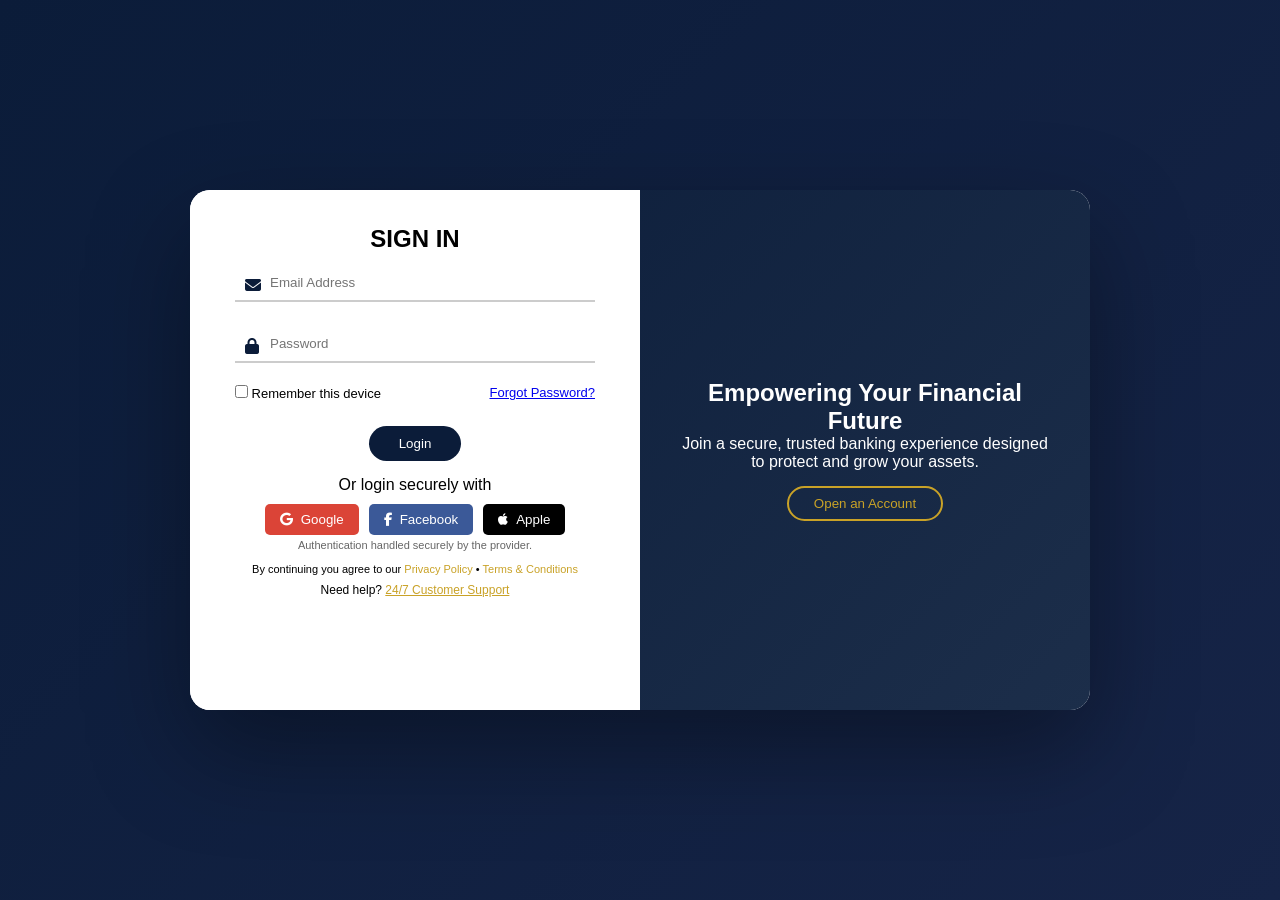
<file: wwwroot/transfer.html>
<!doctype html>
<html lang="en">
<head>
    <meta charset="UTF-8" />
    <meta name="viewport" content="width=device-width, initial-scale=1.0" />
    <title>Transfer Money — Winners Bank</title>
    <link href="https://fonts.googleapis.com/icon?family=Material+Icons+Sharp"
          rel="stylesheet" />
    <link rel="preconnect" href="https://fonts.googleapis.com" />
    <link rel="preconnect" href="https://fonts.gstatic.com" crossorigin />
    <link href="https://fonts.googleapis.com/css2?family=Poppins:wght@300;400;500;600;700&display=swap"
          rel="stylesheet" />
    <style>
        :root {
            --color-white: #ffffff;
            --color-light: #f0eff5;
            --color-gray-light: #86848c;
            --color-gray-dark: #56555e;
            --color-dark: #27282f;
            --color-primary: #210a59;
            --color-primary-light: rgba(204, 153, 76, 0.607);
            --color-success: #22ca4b;
            --color-success-light: rgba(34, 202, 75, 0.15);
            --color-danger: #ff4336;
            --color-danger-light: rgba(255, 67, 54, 0.15);
            --color-purple: #451cb5;
            --color-purple-light: rgba(255, 255, 255, 0.05);
            --background-color: rgba(199, 148, 53, 0.597);
            --card-border-radius: 1.6rem;
            --border-radius-1: 1rem;
            --border-radius-2: 6px;
            --card-padding: 1.6rem;
            --sidebar-width: 220px;
        }

        .dark-theme {
            --color-white: #131315;
            --color-light: #23232a;
            --color-dark: #ddd;
            --color-gray-dark: #adacb5;
        }

        *, *::before, *::after {
            margin: 0;
            padding: 0;
            box-sizing: border-box;
            outline: 0;
            border: 0;
            appearance: none;
            text-decoration: none;
            list-style: none;
        }

        html {
            font-size: 13px;
        }

        body {
            font-family: "Poppins", sans-serif;
            background: var(--color-light);
            color: var(--color-dark);
            min-height: 100vh;
        }

        img {
            width: 100%;
            display: block;
        }

        h2 {
            font-size: 1.4rem;
        }

        h4 {
            font-size: 0.95rem;
        }

        h5 {
            font-size: 0.85rem;
            font-weight: 500;
        }

        p {
            font-size: 0.85rem;
            color: var(--color-gray-dark);
        }

        nav {
            width: 100%;
            background: var(--color-white);
            padding: 0.8rem 0;
            position: sticky;
            top: 0;
            z-index: 100;
            box-shadow: 0 2px 12px rgba(0,0,0,0.06);
        }

            nav .container {
                display: flex;
                justify-content: space-between;
                align-items: center;
                width: 96%;
                margin: 0 auto;
            }

            nav .logo-area {
                display: flex;
                align-items: center;
                gap: 0.6rem;
            }

            nav .logo-icon {
                width: 38px;
                height: 38px;
                background: var(--color-primary);
                border-radius: 10px;
                display: flex;
                align-items: center;
                justify-content: center;
                color: white;
                font-size: 1.4rem;
            }

            nav .logo-text {
                font-size: 1.1rem;
                font-weight: 700;
                color: var(--color-primary);
            }

                nav .logo-text span {
                    color: var(--color-primary-light);
                }

            nav .search-bar {
                background: var(--color-light);
                padding: 0.5rem 1rem;
                width: 30vw;
                border-radius: var(--border-radius-2);
                display: flex;
                align-items: center;
                gap: 0.8rem;
                color: var(--color-gray-light);
            }

                nav .search-bar input {
                    background: transparent;
                    width: 100%;
                    font-family: "Poppins", sans-serif;
                    font-size: 0.85rem;
                    color: var(--color-dark);
                }

            nav .profile-area {
                display: flex;
                align-items: center;
                gap: 1.5rem;
            }


            nav .theme-btn {
                display: flex;
                background: var(--color-light);
                border-radius: var(--border-radius-2);
                overflow: hidden;
                cursor: pointer;
            }

                nav .theme-btn span {
                    padding: 0.4rem 0.6rem;
                    font-size: 1.2rem;
                    display: flex;
                    align-items: center;
                    justify-content: center;
                    color: var(--color-gray-light);
                    transition: all 200ms ease;
                }

                    nav .theme-btn span.active {
                        background: var(--color-dark);
                        color: var(--color-white);
                        border-radius: var(--border-radius-2);
                    }

            

            
           

        #menu-btn {
            display: none;
            background: transparent;
            cursor: pointer;
            color: var(--color-dark);
            font-size: 1.5rem;
        }

        main {
            display: grid;
            grid-template-columns: 16rem auto;
            gap: 2rem;
            width: 96%;
            margin: 1rem auto 4rem;
        }

        aside {
            display: flex;
            flex-direction: column;
            justify-content: space-between;
            height: 88vh;
        }

        #close-btn {
            display: none;
        }

        .sidebar {
            padding: 1rem 0;
            box-shadow: 0 4px 20px rgba(149,89,20,0.05);
            overflow: hidden;
        }

            .sidebar a {
                display: flex;
                align-items: center;
                gap: 0.9rem;
                height: 3.6rem;
                padding: 0 1.2rem;
                color: var(--color-gray-light);
                position: relative;
                transition: all 250ms ease;
            }

                .sidebar a span.material-icons-sharp {
                    font-size: 1.7rem;
                    margin-left: 3rem;
                    transition: all 500ms ease;
                }

                .sidebar a h4 {
                    font-size: 0.85rem;
                    font-weight: 500;
                    white-space: nowrap;
                }

                .sidebar a.active {
                    background: var(--color-white);
                    color: var(--color-primary);
                }

                .sidebar a:hover {
                    color: var(--color-primary);
                }

                    .sidebar a:hover span.material-icons-sharp {
                        transform: translateX(4px);
                        margin-left: 0rem;
                    }

        .content {
            display: flex;
            flex-direction: column;
            gap: 1.5rem;
        }

        .page-header {
            display: flex;
            align-items: center;
            gap: 1rem;
        }

            .page-header .icon-box {
                width: 46px;
                height: 46px;
                border-radius: 12px;
                background: var(--background-color);
                display: flex;
                align-items: center;
                justify-content: center;
                color: var(--color-primary);
                font-size: 1.5rem;
            }

        .card {
            background: var(--color-white);
            border-radius: var(--card-border-radius);
            padding: var(--card-padding);
            box-shadow: 0 4px 20px rgba(0,0,0,0.05);
        }

        .section-title {
            font-size: 0.8rem;
            font-weight: 600;
            color: var(--color-gray-dark);
            text-transform: uppercase;
            letter-spacing: 0.5px;
            margin-bottom: 1rem;
        }

        .beneficiaries {
            display: flex;
            gap: 0.5rem;
            flex-wrap: wrap;
        }

        .beneficiary-card {
            display: flex;
            flex-direction: column;
            align-items: center;
            gap: 0.4rem;
            cursor: pointer;
            padding: 0.8rem 1rem;
            border-radius: var(--border-radius-1);
            transition: 200ms ease;
        }

            .beneficiary-card:hover {
                background: var(--color-light);
            }

            .beneficiary-card .avatar {
                width: 44px;
                height: 44px;
                border-radius: 50%;
                display: flex;
                align-items: center;
                justify-content: center;
                font-size: 0.9rem;
                font-weight: 600;
                color: white;
            }

            .beneficiary-card h5 {
                font-size: 0.75rem;
                text-align: center;
            }

            .beneficiary-card p {
                font-size: 0.7rem;
            }

        .balance-badge {
            display: inline-flex;
            align-items: center;
            gap: 0.4rem;
            background: var(--color-success-light);
            color: #0d6e2c;
            padding: 0.3rem 0.8rem;
            border-radius: 20px;
            font-size: 0.8rem;
            font-weight: 600;
            margin-bottom: 1rem;
        }

        .transfer-grid {
            display: grid;
            grid-template-columns: 1fr 1fr;
            gap: 1.2rem;
        }

        .form-group {
            display: flex;
            flex-direction: column;
            gap: 0.4rem;
        }

            .form-group.full {
                grid-column: 1 / -1;
            }

            .form-group label {
                font-size: 0.8rem;
                font-weight: 500;
                color: var(--color-gray-dark);
            }

        .input-wrap {
            position: relative;
        }

            .input-wrap .material-icons-sharp {
                position: absolute;
                left: 0.8rem;
                top: 50%;
                transform: translateY(-50%);
                font-size: 1.1rem;
                color: var(--color-gray-light);
                pointer-events: none;
            }

        .form-group input, .form-group select {
            width: 100%;
            padding: 0.75rem 0.9rem 0.75rem 2.4rem;
            border-radius: var(--border-radius-1);
            border: 1.5px solid #e0dff0;
            font-family: "Poppins", sans-serif;
            font-size: 0.85rem;
            color: var(--color-dark);
            background: var(--color-light);
            transition: border-color 200ms ease, box-shadow 200ms ease;
        }

            .form-group input:focus, .form-group select:focus {
                border-color: var(--color-primary);
                box-shadow: 0 0 0 3px var(--color-primary-light);
                background: var(--color-white);
            }

        .error-msg {
            font-size: 0.72rem;
            color: var(--color-danger);
            min-height: 1rem;
            display: flex;
            align-items: center;
            gap: 0.3rem;
        }

        .transfer-summary {
            background: var(--background-color);
            border-radius: var(--border-radius-1);
            padding: 1rem 1.2rem;
        }

            .transfer-summary h4 {
                font-size: 0.78rem;
                color: var(--color-primary);
                margin-bottom: 0.7rem;
                text-transform: uppercase;
                letter-spacing: 0.5px;
            }

        .summary-row {
            display: flex;
            justify-content: space-between;
            align-items: center;
            padding: 0.35rem 0;
            border-bottom: 1px dashed rgba(71,7,234,0.15);
        }

            .summary-row:last-child {
                border: none;
            }

            .summary-row span:first-child {
                font-size: 0.78rem;
                color: var(--color-gray-dark);
            }

            .summary-row span:last-child {
                font-size: 0.82rem;
                font-weight: 600;
                color: var(--color-dark);
            }

            .summary-row.total span:last-child {
                color: var(--color-primary);
                font-size: 1rem;
            }

        .btn-transfer {
            width: 100%;
            padding: 0.9rem;
            background: var(--color-primary);
            color: white;
            font-family: "Poppins", sans-serif;
            font-size: 0.95rem;
            font-weight: 600;
            border-radius: var(--border-radius-1);
            cursor: pointer;
            transition: all 300ms ease;
            display: flex;
            align-items: center;
            justify-content: center;
            gap: 0.6rem;
            box-shadow: 0 4px 16px var(--color-primary-light);
        }

            .btn-transfer:hover {
                background: #170346;
                transform: translateY(-1px);
            }

            .btn-transfer:disabled {
                opacity: 0.7;
                cursor: not-allowed;
                transform: none;
            }

        .success-message {
            display: none;
            align-items: center;
            gap: 0.8rem;
            padding: 1rem 1.2rem;
            background: var(--color-success-light);
            border-radius: var(--border-radius-1);
            border-left: 4px solid var(--color-success);
        }

            .success-message.show {
                display: flex;
            }

            .success-message .material-icons-sharp {
                color: var(--color-success);
                font-size: 1.6rem;
            }

            .success-message .msg-text h5 {
                color: #0d6e2c;
                font-size: 0.9rem;
            }

            .success-message .msg-text p {
                font-size: 0.78rem;
                color: #1a8a3e;
                margin-top: 2px;
            }

        .alert-danger {
            display: none;
            align-items: center;
            gap: 0.8rem;
            padding: 1rem 1.2rem;
            background: var(--color-danger-light);
            border-radius: var(--border-radius-1);
            border-left: 4px solid var(--color-danger);
        }

            .alert-danger.show {
                display: flex;
            }

            .alert-danger .material-icons-sharp {
                color: var(--color-danger);
                font-size: 1.6rem;
            }

            .alert-danger p {
                color: var(--color-danger);
                font-size: 0.85rem;
            }

        @media (max-width: 900px) {
            main {
                grid-template-columns: 1fr;
            }

            aside {
                position: fixed;
                left: -100%;
                top: 0;
                height: 100vh;
                width: var(--sidebar-width);
                z-index: 200;
                background: var(--color-white);
                transition: left 300ms ease;
            }

                aside.open {
                    left: 0;
                }

            #close-btn {
                display: flex;
                margin: 1rem;
                cursor: pointer;
                background: none;
                color: var(--color-dark);
                font-size: 1.4rem;
            }

            #menu-btn {
                display: flex;
            }

            .transfer-grid {
                grid-template-columns: 1fr;
            }

            .form-group.full {
                grid-column: 1;
            }
        }
    </style>
</head>
<body>
    <nav>
        <div class="container">
            <div class="logo-area">
                <div class="logo-icon"><span class="material-icons-sharp">account_balance</span></div>
                <div class="logo-text">Winners<span>Bank</span></div>
            </div>
            <div class="search-bar">
                <span class="material-icons-sharp">search</span>
                <input type="search" placeholder="Search transactions, beneficiaries…" />
            </div>
            <div class="profile-area">
                <div class="theme-btn">
                    <span class="material-icons-sharp active" id="lightIcon">light_mode</span>
                    <span class="material-icons-sharp" id="darkIcon">dark_mode</span>
                </div>
                <div class="profile">
                    <h3 id="username"></h3>

                </div>
                <button id="menu-btn" onclick="toggleSidebar()">
                    <span class="material-icons-sharp">menu</span>
                </button>
            </div>
        </div>
    </nav>

    <main>
        <aside id="sidebar">
            <button id="close-btn" onclick="toggleSidebar()">
                <span class="material-icons-sharp">close</span>
            </button>
            <div class="sidebar">
                <a href="index.html"><span class="material-icons-sharp">dashboard</span><h4>Dashboard</h4></a>
                <a href="transfer.html" class="active"><span class="material-icons-sharp">send</span><h4>Transfer Money</h4></a>
                <a href="transfer_his.html"><span class="material-icons-sharp">history</span><h4>Transfer History</h4></a>
                <a href="Beneficiaries.HTML"><span class="material-icons-sharp">group</span><h4>Beneficiaries</h4></a>
                <a href="bills.html"><span class="material-icons-sharp">payment</span><h4>Bills Payment</h4></a>
                <a href="settings.html"><span class="material-icons-sharp">settings</span><h4>Settings & Security</h4></a>
                <a href="support.html"><span class="material-icons-sharp">help_center</span><h4>Support</h4></a>
                <a href="logout.html"><span class="material-icons-sharp">logout</span><h4>Logout</h4></a>
            </div>
        </aside>

        <div class="content">
            <div class="page-header">
                <div class="icon-box"><span class="material-icons-sharp">send</span></div>
                <div>
                    <h2>Transfer Money</h2>
                    <p>Send funds securely to any account</p>
                </div>
            </div>

            <!-- Balance Badge -->
            <div class="balance-badge">
                <span class="material-icons-sharp" style="font-size:1rem;">account_balance_wallet</span>
                Available Balance: <span id="availableBalance">Loading...</span>
            </div>

            <!-- Quick Beneficiaries -->
            <div class="card">
                <div class="section-title">Quick Transfer</div>
                <div class="beneficiaries" id="beneficiariesList">
                    <p style="color: var(--color-gray-light); font-size: 0.8rem;">Loading beneficiaries...</p>
                </div>
            </div>

            <!-- Form -->
            <div class="card">
                <div class="transfer-grid">
                    <div class="form-group">
                        <label>From Account</label>
                        <div class="input-wrap">
                            <span class="material-icons-sharp">account_balance_wallet</span>
                            <select id="fromAccount" onchange="updateSummary()">
                                <option value="">Loading...</option>
                            </select>
                        </div>
                        <div class="error-msg" id="accountError"></div>
                    </div>

                    <div class="form-group">
                        <label>Transfer Type</label>
                        <div class="input-wrap">
                            <span class="material-icons-sharp">swap_horiz</span>
                            <select id="transferType">
                                <option>Instant Transfer</option>
                                <option>Standard Transfer</option>
                            </select>
                        </div>
                    </div>

                    <div class="form-group">
                        <label>To Account Number</label>
                        <div class="input-wrap">
                            <span class="material-icons-sharp">person</span>
                            <input type="text" id="toAccount" placeholder="Enter account number (e.g. WIN123456)" oninput="updateSummary()" />
                        </div>
                        <div class="error-msg" id="toError"></div>
                    </div>

                    <div class="form-group">
                        <label>Amount (EGP)</label>
                        <div class="input-wrap">
                            <span class="material-icons-sharp">attach_money</span>
                            <input type="number" id="amount" placeholder="0.00" min="1" oninput="updateSummary()" />
                        </div>
                        <div class="error-msg" id="amountError"></div>
                    </div>

                    <div class="form-group full">
                        <label>Note (Optional)</label>
                        <div class="input-wrap">
                            <span class="material-icons-sharp">notes</span>
                            <input type="text" id="note" placeholder="Add a note…" />
                        </div>
                    </div>

                    <!-- Summary -->
                    <div class="form-group full">
                        <div class="transfer-summary">
                            <h4>Transfer Summary</h4>
                            <div class="summary-row"><span>From</span><span id="sumFrom">—</span></div>
                            <div class="summary-row"><span>To Account</span><span id="sumTo">—</span></div>
                            <div class="summary-row"><span>Amount</span><span id="sumAmount">EGP 0.00</span></div>
                            <div class="summary-row total"><span>Total Deducted</span><span id="sumTotal">EGP 0.00</span></div>
                        </div>
                    </div>

                    <!-- Error Alert -->
                    <div class="form-group full">
                        <div class="alert-danger" id="errorAlert">
                            <span class="material-icons-sharp">error_outline</span>
                            <p id="errorMsg"></p>
                        </div>
                    </div>

                    <!-- Button -->
                    <div class="form-group full">
                        <button class="btn-transfer" id="transferBtn" onclick="transferMoney()">
                            <span class="material-icons-sharp">send</span>
                            Confirm Transfer
                        </button>
                    </div>

                    <!-- Success -->
                    <div class="form-group full">
                        <div class="success-message" id="successMessage">
                            <span class="material-icons-sharp">check_circle</span>
                            <div class="msg-text">
                                <h5>Transfer Successful!</h5>
                                <p id="successDetail">Your transfer has been processed successfully.</p>
                            </div>
                        </div>
                    </div>
                </div>
            </div>
        </div>
    </main>

    <script>
        const token = localStorage.getItem("token");
        if (!token) window.location.href = "login.html";

        const headers = {
            "Authorization": `Bearer ${token}`,
            "Content-Type": "application/json"
        };

        let userAccountNumber = "";

        // ── Load Balance ──
        async function loadBalance() {
            try {
                const res = await fetch("/api/Banking/balance", { headers });
                if (res.status === 401) { localStorage.removeItem("token"); window.location.href = "login.html"; return; }
                if (!res.ok) return;
                const data = await res.json();
                userAccountNumber = data.accountNumber;
                document.getElementById("availableBalance").textContent = `EGP ${data.balance.toLocaleString()}`;

                const select = document.getElementById("fromAccount");
                select.innerHTML = `<option value="${data.accountNumber}">${data.accountType} — ${data.accountNumber}</option>`;
                updateSummary();

                // Update profile
                const username = localStorage.getItem("username") || "User";
                document.getElementById("profileName").textContent = username;
                document.getElementById("profileInitials").textContent = username.substring(0, 2).toUpperCase();
            } catch (err) {
                console.error("Balance error:", err);
            }
        }

        // ── Load Beneficiaries ──
        async function loadBeneficiaries() {
            try {
                const res = await fetch("/api/Banking/beneficiaries", { headers });
                if (!res.ok) return;
                const data = await res.json();
                const container = document.getElementById("beneficiariesList");

                if (data.length === 0) {
                    container.innerHTML = `<p style="color: var(--color-gray-light); font-size: 0.8rem;">No beneficiaries yet. Add one from the Beneficiaries page.</p>`;
                    return;
                }

                const colors = ["#420795,#1b025b", "#022560,#021649", "#22ca4b,#0d6e2c", "#eab507,#b87a00"];
                container.innerHTML = data.map((b, i) => {
                    const initials = b.name.split(" ").map(w => w[0]).join("").substring(0, 2).toUpperCase();
                    const color = colors[i % colors.length];
                    return `
                          <div class="beneficiary-card" onclick="selectBeneficiary('${b.accountNumber}')">
                            <div class="avatar" style="background: linear-gradient(135deg, ${color})">${initials}</div>
                            <h5>${b.name}</h5>
                            <p>****${b.accountNumber.slice(-4)}</p>
                          </div>
                        `;
                }).join("");
            } catch (err) {
                console.error("Beneficiaries error:", err);
            }
        }

        function selectBeneficiary(acc) {
            document.getElementById("toAccount").value = acc;
            updateSummary();
        }

        function updateSummary() {
            const from = document.getElementById("fromAccount").value;
            const to = document.getElementById("toAccount").value;
            const amount = parseFloat(document.getElementById("amount").value) || 0;

            document.getElementById("sumFrom").textContent = from || "—";
            document.getElementById("sumTo").textContent = to || "—";
            document.getElementById("sumAmount").textContent = `EGP ${amount.toFixed(2)}`;
            document.getElementById("sumTotal").textContent = `EGP ${amount.toFixed(2)}`;
        }

        // ── Transfer ──
        async function transferMoney() {
            const toAccount = document.getElementById("toAccount").value.trim();
            const amount = parseFloat(document.getElementById("amount").value);
            const note = document.getElementById("note").value.trim();

            // Clear previous messages
            document.getElementById("errorAlert").classList.remove("show");
            document.getElementById("successMessage").classList.remove("show");
            ["toError", "amountError"].forEach(id => document.getElementById(id).innerHTML = "");

            let valid = true;
            if (!toAccount || toAccount.length < 3) {
                document.getElementById("toError").innerHTML = '<span class="material-icons-sharp">error_outline</span> Enter a valid account number';
                valid = false;
            }
            if (!amount || amount <= 0) {
                document.getElementById("amountError").innerHTML = '<span class="material-icons-sharp">error_outline</span> Enter a valid amount';
                valid = false;
            }
            if (!valid) return;

            const btn = document.getElementById("transferBtn");
            btn.disabled = true;
            btn.innerHTML = '<span class="material-icons-sharp">hourglass_top</span> Processing...';

            try {
                const res = await fetch("/api/Banking/transfer", {
                    method: "POST",
                    headers,
                    body: JSON.stringify({
                        toAccountNumber: toAccount,
                        amount: amount,
                        description: note || "Bank Transfer"
                    })
                });

                const data = await res.json();

                if (res.ok) {
                    document.getElementById("successDetail").textContent = `EGP ${amount.toFixed(2)} sent to ${toAccount} successfully.`;
                    document.getElementById("successMessage").classList.add("show");
                    document.getElementById("successMessage").scrollIntoView({ behavior: "smooth", block: "nearest" });

                    // Reset form
                    document.getElementById("toAccount").value = "";
                    document.getElementById("amount").value = "";
                    document.getElementById("note").value = "";
                    updateSummary();

                    // Refresh balance
                    loadBalance();
                } else {
                    document.getElementById("errorMsg").textContent = data.message || "Transfer failed.";
                    document.getElementById("errorAlert").classList.add("show");
                }
            } catch (err) {
                document.getElementById("errorMsg").textContent = "Network error. Please try again.";
                document.getElementById("errorAlert").classList.add("show");
            } finally {
                btn.disabled = false;
                btn.innerHTML = '<span class="material-icons-sharp">send</span> Confirm Transfer';
            }
        }

        function toggleSidebar() {
            document.getElementById("sidebar").classList.toggle("open");
        }

       

        document.addEventListener("DOMContentLoaded", () => {
            loadBalance();
            loadBeneficiaries();
        });
    </script>
    <script>
        const username = localStorage.getItem("fullName");

        if (username) {
            document.getElementById("username").innerText = username;
        }
    </script>
    <script src="js/theme.js"></script>
</body>
</html>
</file>
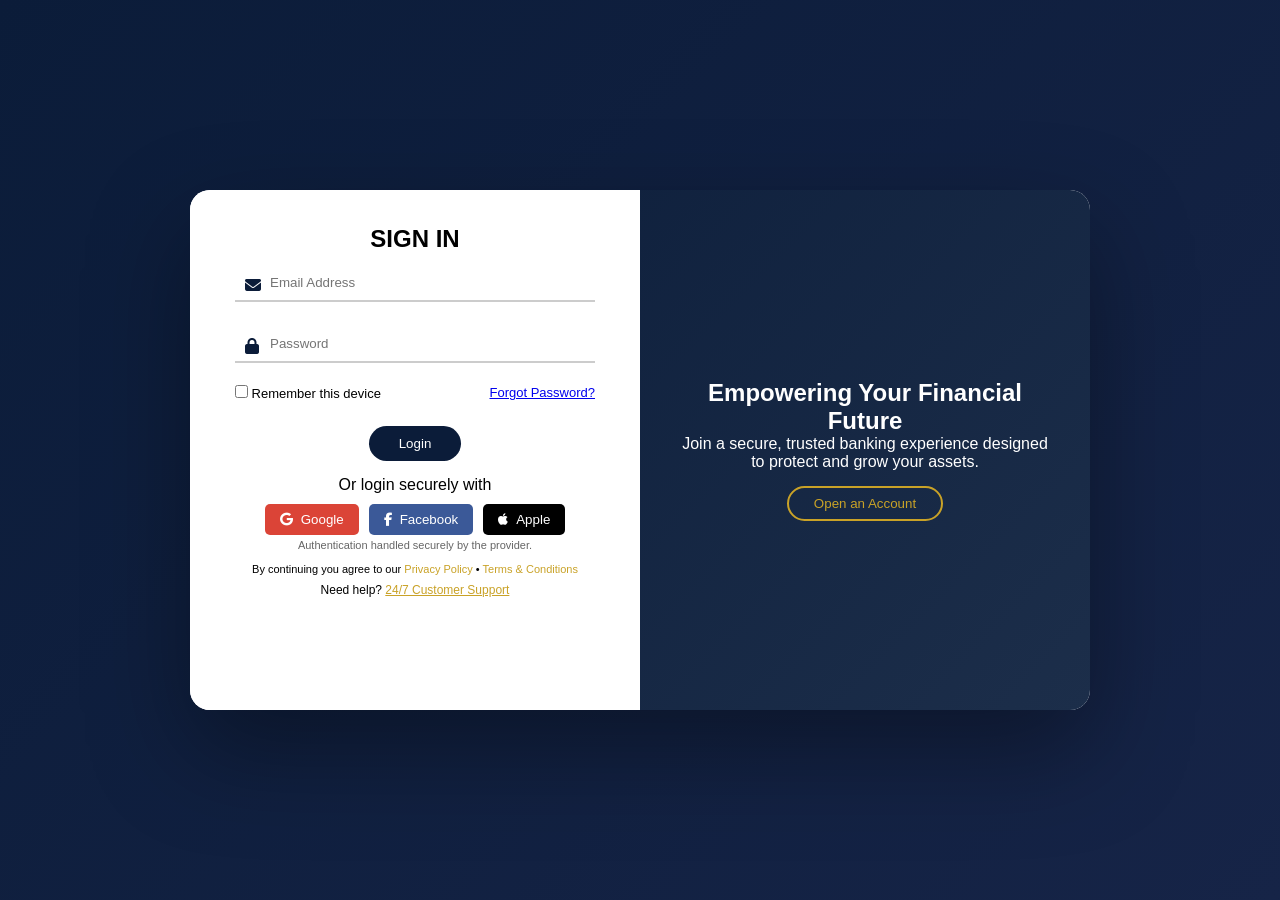
<file: wwwroot/transfer_his.html>
<!doctype html>
<html lang="en">
<head>
    <meta charset="UTF-8" />
    <meta name="viewport" content="width=device-width, initial-scale=1.0" />
    <title>Transfer History — Winners Bank</title>
    <link href="https://fonts.googleapis.com/icon?family=Material+Icons+Sharp"
          rel="stylesheet" />
    <!--GOOGLE FONT "POPPINS"-->
    <link rel="preconnect" href="https://fonts.googleapis.com" />
    <link rel="preconnect" href="https://fonts.gstatic.com" crossorigin />
    <link href="https://fonts.googleapis.com/css2?family=Poppins:wght@300;400;500;600;700&display=swap"
          rel="stylesheet" />
    <style>
        /* ===== ROOT VARIABLES ===== */
        :root {
            --color-white: #ffffff;
            --color-light: #f0eff5;
            --color-gray-light: #86848c;
            --color-gray-dark: #56555e;
            --color-dark: #27282f;
            --color-primary: #24086d;
            --color-primary-light: rgba(204, 153, 76, 0.607);
            --color-success: #22ca4b;
            --color-success-light: rgba(34, 202, 75, 0.15);
            --color-danger: #ff4336;
            --color-danger-light: rgba(255, 67, 54, 0.15);
            --color-warning: #eab507;
            --color-warning-light: rgba(234, 181, 7, 0.15);
            --color-purple: #a063f5;
            --color-purple-light: rgba(160, 99, 245, 0.15);
            --card-border-radius: 1.6rem;
            --border-radius-1: 1rem;
            --border-radius-2: 6px;
            --card-padding: 1.6rem;
            --sidebar-width: 220px;
            --background-color: rgba(199, 148, 53, 0.597);
        }

        .dark-theme {
            --color-white: #131315;
            --color-light: #23232a;
            --color-dark: #ddd;
            --color-gray-dark: #adacb5;
        }

        *,
        *::before,
        *::after {
            margin: 0;
            padding: 0;
            box-sizing: border-box;
            outline: 0;
            border: 0;
            appearance: none;
            text-decoration: none;
            list-style: none;
        }

        html {
            font-size: 13px;
        }

        body {
            font-family: "Poppins", sans-serif;
            background: var(--color-light);
            color: var(--color-dark);
            min-height: 100vh;
        }

        h2 {
            font-size: 1.4rem;
        }

        h4 {
            font-size: 0.95rem;
        }

        h5 {
            font-size: 0.85rem;
            font-weight: 500;
        }

        p {
            font-size: 0.85rem;
            color: var(--color-gray-dark);
        }

        /* ===== NAVBAR ===== */
        nav {
            width: 100%;
            background: var(--color-white);
            padding: 0.8rem 0;
            position: sticky;
            top: 0;
            z-index: 100;
            box-shadow: 0 2px 12px rgba(0, 0, 0, 0.06);
        }

            nav .container {
                display: flex;
                justify-content: space-between;
                align-items: center;
                width: 96%;
                margin: 0 auto;
            }

            nav .logo-area {
                display: flex;
                align-items: center;
                gap: 0.6rem;
            }

            nav .logo-icon {
                width: 38px;
                height: 38px;
                background: var(--color-primary);
                border-radius: 10px;
                display: flex;
                align-items: center;
                justify-content: center;
                color: white;
                font-size: 1.4rem;
            }

            nav .logo-text {
                font-size: 1.1rem;
                font-weight: 700;
                color: var(--color-primary);
                letter-spacing: -0.5px;
            }

                nav .logo-text span {
                    color: var(--color-primary-light);
                }

            nav .search-bar {
                background: var(--color-light);
                padding: 0.5rem 1rem;
                width: 30vw;
                border-radius: var(--border-radius-2);
                display: flex;
                align-items: center;
                gap: 0.8rem;
                color: var(--color-gray-light);
            }

                nav .search-bar input {
                    background: transparent;
                    width: 100%;
                    font-family: "Poppins", sans-serif;
                    font-size: 0.85rem;
                    color: var(--color-dark);
                }

                    nav .search-bar input::placeholder {
                        color: var(--color-gray-light);
                    }

            nav .profile-area {
                display: flex;
                align-items: center;
                gap: 1.5rem;
            }

            nav .theme-btn {
                display: flex;
                background: var(--color-light);
                border-radius: var(--border-radius-2);
                overflow: hidden;
                cursor: pointer;
            }

                nav .theme-btn span {
                    padding: 0.4rem 0.6rem;
                    font-size: 1.2rem;
                    display: flex;
                    align-items: center;
                    justify-content: center;
                    color: var(--color-gray-light);
                    transition: all 200ms ease;
                }

                    nav .theme-btn span.active {
                        background: var(--color-dark);
                        color: var(--color-white);
                        border-radius: var(--border-radius-2);
                    }





           

        #menu-btn {
            display: none;
            background: transparent;
            cursor: pointer;
            color: var(--color-dark);
            font-size: 1.5rem;
        }

        /* ===== LAYOUT ===== */
        main {
            display: grid;
            grid-template-columns: var(--sidebar-width) 1fr;
            gap: 2rem;
            width: 96%;
            margin: 1rem auto 4rem;
        }

        aside {
            display: flex;
            flex-direction: column;
            justify-content: space-between;
            height: 88vh;
            margin-top: 0;
            padding-top: 0;
        }

        #close-btn {
            display: none;
        }

        .sidebar {
            padding: 1rem 0;
            box-shadow: 0 4px 20px rgba(149, 89, 20, 0.05);
            overflow: hidden;
        }

            .sidebar a {
                display: flex;
                align-items: center;
                gap: 0.9rem;
                height: 3.6rem;
                padding: 0 1.2rem;
                color: var(--color-gray-light);
                position: relative;
                transition: all 250ms ease;
            }

                .sidebar a span.material-icons-sharp {
                    font-size: 1.7rem;
                    margin-left: 3rem;
                    transition: all 500ms ease;
                }

                .sidebar a h4 {
                    font-size: 0.85rem;
                    font-weight: 500;
                    white-space: nowrap;
                }

                .sidebar a.active {
                    background: var(--color-white);
                    color: var(--color-primary);
                }
                .sidebar a:hover {
                    color: var(--color-primary);
                }

                    .sidebar a:hover span.material-icons-sharp {
                        transform: translateX(4px);
                        margin-left: 2rem;
                    }

        /* ===== CONTENT ===== */
        .content {
            display: flex;
            flex-direction: column;
            gap: 1.5rem;
        }

        .page-header {
            display: flex;
            align-items: center;
            gap: 1rem;
        }

            .page-header .icon-box {
                width: 46px;
                height: 46px;
                border-radius: 12px;
                background: var(--background-color);
                display: flex;
                align-items: center;
                justify-content: center;
                color: var(--color-primary);
                font-size: 1.5rem;
            }

            .page-header h2 {
                font-weight: 600;
            }

            .page-header p {
                font-size: 0.8rem;
                margin-top: 2px;
            }

        .card {
            background: var(--color-white);
            border-radius: var(--card-border-radius);
            padding: var(--card-padding);
            box-shadow: 0 4px 20px rgba(0, 0, 0, 0.05);
        }

        /* ===== STATS ROW ===== */
        .stats-row {
            display: grid;
            grid-template-columns: repeat(4, 1fr);
            gap: 1rem;
        }

        .stat-card {
            background: var(--color-white);
            border-radius: var(--border-radius-1);
            padding: 1.2rem 1.4rem;
            box-shadow: 0 4px 20px rgba(0, 0, 0, 0.05);
            display: flex;
            align-items: center;
            gap: 1rem;
        }

            .stat-card .stat-icon {
                width: 44px;
                height: 44px;
                border-radius: 12px;
                display: flex;
                align-items: center;
                justify-content: center;
                font-size: 1.4rem;
                flex-shrink: 0;
            }

            .stat-card .stat-info h3 {
                font-size: 1.3rem;
                font-weight: 700;
                line-height: 1.2;
            }

            .stat-card .stat-info p {
                font-size: 0.75rem;
                margin-top: 2px;
            }

        /* ===== FILTERS BAR ===== */
        .filters-bar {
            display: flex;
            align-items: center;
            gap: 0.8rem;
            flex-wrap: wrap;
        }

        .filter-group {
            display: flex;
            align-items: center;
            gap: 0.5rem;
            background: var(--color-light);
            border-radius: var(--border-radius-2);
            padding: 0.45rem 0.8rem;
            font-size: 0.8rem;
            color: var(--color-gray-dark);
        }

            .filter-group select,
            .filter-group input {
                background: transparent;
                font-family: "Poppins", sans-serif;
                font-size: 0.8rem;
                color: var(--color-dark);
                cursor: pointer;
            }

            .filter-group .material-icons-sharp {
                font-size: 1rem;
                color: var(--color-gray-light);
            }

        .search-filter {
            display: flex;
            align-items: center;
            gap: 0.5rem;
            background: var(--color-light);
            border-radius: var(--border-radius-2);
            padding: 0.45rem 0.9rem;
            flex: 1;
            min-width: 180px;
        }

            .search-filter input {
                background: transparent;
                width: 100%;
                font-family: "Poppins", sans-serif;
                font-size: 0.82rem;
                color: var(--color-dark);
            }

                .search-filter input::placeholder {
                    color: var(--color-gray-light);
                }

            .search-filter .material-icons-sharp {
                font-size: 1rem;
                color: var(--color-gray-light);
            }

        .btn-export {
            display: flex;
            align-items: center;
            gap: 0.4rem;
            padding: 0.5rem 1rem;
            background: var(--color-primary);
            color: white;
            border-radius: var(--border-radius-2);
            font-family: "Poppins", sans-serif;
            font-size: 0.8rem;
            font-weight: 500;
            cursor: pointer;
            transition: all 250ms ease;
            margin-left: auto;
        }

            .btn-export:hover {
                background: #3800c0;
            }

            .btn-export .material-icons-sharp {
                font-size: 1rem;
            }

        /* ===== TABLE ===== */
        .table-wrapper {
            overflow-x: auto;
        }

        table {
            width: 100%;
            border-collapse: collapse;
        }

        thead th {
            font-size: 0.75rem;
            font-weight: 600;
            color: var(--color-gray-light);
            text-transform: uppercase;
            letter-spacing: 0.5px;
            padding: 0.7rem 1rem;
            border-bottom: 1.5px solid var(--color-light);
            text-align: left;
            white-space: nowrap;
        }

        tbody tr {
            border-bottom: 1px solid var(--color-light);
            transition: background 200ms ease;
            cursor: pointer;
        }

            tbody tr:last-child {
                border-bottom: none;
            }

            tbody tr:hover {
                background: var(--color-light);
            }

        tbody td {
            padding: 0.9rem 1rem;
            font-size: 0.83rem;
            vertical-align: middle;
        }

        /* Transaction cell */
        .tx-cell {
            display: flex;
            align-items: center;
            gap: 0.8rem;
        }

        .tx-icon {
            width: 36px;
            height: 36px;
            border-radius: 10px;
            display: flex;
            align-items: center;
            justify-content: center;
            font-size: 1.1rem;
            flex-shrink: 0;
        }

        .tx-name {
            font-weight: 500;
            font-size: 0.85rem;
        }

        .tx-id {
            font-size: 0.72rem;
            color: var(--color-gray-light);
            margin-top: 1px;
        }

        /* Amount */
        .amount-out {
            color: var(--color-danger);
            font-weight: 600;
        }

        .amount-in {
            color: var(--color-success);
            font-weight: 600;
        }

        /* Status badge */
        .badge {
            display: inline-flex;
            align-items: center;
            gap: 0.3rem;
            padding: 0.25rem 0.65rem;
            border-radius: 20px;
            font-size: 0.72rem;
            font-weight: 500;
            white-space: nowrap;
        }

            .badge .dot {
                width: 6px;
                height: 6px;
                border-radius: 50%;
            }

            .badge.success {
                background: var(--color-success-light);
                color: #0d6e2c;
            }

                .badge.success .dot {
                    background: var(--color-success);
                }

            .badge.pending {
                background: var(--color-warning-light);
                color: #7a5c00;
            }

                .badge.pending .dot {
                    background: var(--color-warning);
                }

            .badge.failed {
                background: var(--color-danger-light);
                color: #9b1c1c;
            }

                .badge.failed .dot {
                    background: var(--color-danger);
                }

        /* Action btn */
        .btn-action {
            background: var(--color-light);
            border-radius: var(--border-radius-2);
            padding: 0.3rem 0.6rem;
            font-size: 1rem;
            color: var(--color-gray-dark);
            cursor: pointer;
            transition: all 200ms ease;
            display: inline-flex;
            align-items: center;
        }

            .btn-action:hover {
                background: var(--color-primary-light);
                color: var(--color-primary);
            }

        /* ===== PAGINATION ===== */
        .pagination {
            display: flex;
            align-items: center;
            justify-content: space-between;
            margin-top: 1.2rem;
            flex-wrap: wrap;
            gap: 0.5rem;
        }

            .pagination p {
                font-size: 0.78rem;
            }

        .page-btns {
            display: flex;
            gap: 0.4rem;
        }

        .page-btn {
            width: 32px;
            height: 32px;
            border-radius: var(--border-radius-2);
            display: flex;
            align-items: center;
            justify-content: center;
            font-size: 0.8rem;
            font-weight: 500;
            cursor: pointer;
            background: var(--color-light);
            color: var(--color-gray-dark);
            transition: all 200ms ease;
        }

            .page-btn.active {
                background: var(--color-primary);
                color: white;
            }

            .page-btn:hover:not(.active) {
                background: var(--color-primary-light);
                color: var(--color-primary);
            }

            .page-btn .material-icons-sharp {
                font-size: 1rem;
            }

        /* ===== MODAL ===== */
        .modal-overlay {
            display: none;
            position: fixed;
            inset: 0;
            background: rgba(0, 0, 0, 0.4);
            z-index: 300;
            align-items: center;
            justify-content: center;
            backdrop-filter: blur(3px);
        }

            .modal-overlay.open {
                display: flex;
                animation: fadeIn 200ms ease;
            }

        @keyframes fadeIn {
            from {
                opacity: 0;
            }

            to {
                opacity: 1;
            }
        }

        .modal {
            background: var(--color-white);
            border-radius: var(--card-border-radius);
            padding: 2rem;
            width: 420px;
            max-width: 95vw;
            box-shadow: 0 20px 60px rgba(0, 0, 0, 0.2);
            animation: slideUp 250ms ease;
        }

        @keyframes slideUp {
            from {
                transform: translateY(20px);
                opacity: 0;
            }

            to {
                transform: translateY(0);
                opacity: 1;
            }
        }

        .modal-header {
            display: flex;
            align-items: center;
            justify-content: space-between;
            margin-bottom: 1.5rem;
        }

            .modal-header h3 {
                font-size: 1.1rem;
                font-weight: 600;
            }

        .modal-close {
            background: var(--color-light);
            border-radius: 50%;
            width: 32px;
            height: 32px;
            display: flex;
            align-items: center;
            justify-content: center;
            cursor: pointer;
            color: var(--color-gray-dark);
            font-size: 1.1rem;
            transition: all 200ms ease;
        }

            .modal-close:hover {
                background: var(--color-danger-light);
                color: var(--color-danger);
            }

        .modal-status-icon {
            width: 64px;
            height: 64px;
            border-radius: 50%;
            display: flex;
            align-items: center;
            justify-content: center;
            font-size: 2rem;
            margin: 0 auto 1.2rem;
        }

        .modal-row {
            display: flex;
            justify-content: space-between;
            align-items: center;
            padding: 0.6rem 0;
            border-bottom: 1px dashed var(--color-light);
        }

            .modal-row:last-child {
                border: none;
            }

            .modal-row span:first-child {
                font-size: 0.8rem;
                color: var(--color-gray-dark);
            }

            .modal-row span:last-child {
                font-size: 0.85rem;
                font-weight: 500;
            }

        /* Loading spinner */
        .spinner {
            width: 32px;
            height: 32px;
            border: 3px solid var(--color-light);
            border-top-color: var(--color-primary);
            border-radius: 50%;
            animation: spin 0.7s linear infinite;
            margin: 0 auto 0.8rem;
        }

        @keyframes spin {
            to {
                transform: rotate(360deg);
            }
        }

        /* ===== RESPONSIVE ===== */
        @media (max-width: 1100px) {
            .stats-row {
                grid-template-columns: repeat(2, 1fr);
            }
        }

        @media (max-width: 900px) {
            main {
                grid-template-columns: 1fr;
            }

            aside {
                position: fixed;
                left: -100%;
                top: 0;
                height: 100vh;
                width: var(--sidebar-width);
                z-index: 200;
                background: var(--color-white);
                transition: left 300ms ease;
                box-shadow: 4px 0 20px rgba(0, 0, 0, 0.15);
            }

                aside.open {
                    left: 0;
                }

            #close-btn {
                display: flex;
                margin: 1rem;
                cursor: pointer;
                background: none;
                color: var(--color-dark);
                font-size: 1.4rem;
            }

            #menu-btn {
                display: flex;
            }

            nav .search-bar {
                width: 40vw;
            }
        }

        @media (max-width: 600px) {
            .stats-row {
                grid-template-columns: 1fr 1fr;
            }

            .filters-bar {
                flex-direction: column;
                align-items: stretch;
            }

            .btn-export {
                margin-left: 0;
                justify-content: center;
            }
        }
    </style>
</head>
<body>
    <!-- ===== NAVBAR ===== -->
    <nav>
        <div class="container">
            <div class="logo-area">
                <div class="logo-icon">
                    <span class="material-icons-sharp">account_balance</span>
                </div>
                <div class="logo-text">Winners<span>Bank</span></div>
            </div>

            <div class="search-bar">
                <span class="material-icons-sharp">search</span>
                <input type="search"
                       placeholder="Search transactions, beneficiaries…" />
            </div>

            <div class="profile-area">
                <div class="theme-btn">
                    <span class="material-icons-sharp active" id="lightIcon">light_mode</span>
                    <span class="material-icons-sharp" id="darkIcon">dark_mode</span>
                </div>
                <div class="profile">

                    <h3 id="username"></h3>

                </div>
                <button id="menu-btn" onclick="toggleSidebar()">
                    <span class="material-icons-sharp">menu</span>
                </button>
            </div>
        </div>
    </nav>

    <!-- ===== MAIN ===== -->
    <main>
        <!-- SIDEBAR -->
        <aside id="sidebar">
            <button id="close-btn" onclick="toggleSidebar()">
                <span class="material-icons-sharp">close</span>
            </button>
            <div class="sidebar">
                <a href="index.html">
                    <span class="material-icons-sharp">dashboard</span>
                    <h4>Dashboard</h4>
                </a>
                <a href="transfer.html">
                    <span class="material-icons-sharp">send</span>
                    <h4>Transfer Money</h4>
                </a>
                <a href="transfer_his.html" class="active">
                    <span class="material-icons-sharp">history</span>
                    <h4>Transfer History</h4>
                </a>
                <a href="Beneficiaries.HTML">
                    <span class="material-icons-sharp">group</span>
                    <h4>Beneficiaries</h4>
                </a>
                <a href="bills.html">
                    <span class="material-icons-sharp">payment</span>
                    <h4>Bills Payment</h4>
                </a>
                
                <a href="settings.html">
                    <span class="material-icons-sharp">settings</span>
                    <h4>Settings & Security</h4>
                </a>
                <a href="support.html">
                    <span class="material-icons-sharp">help_center</span>
                    <h4>Support</h4>
                </a>
                <a href="logout.html" id="logout-link">
                    <span class="material-icons-sharp">logout</span>
                    <h4>Logout</h4>
                </a>
            </div>
        </aside>

        <!-- CONTENT -->
        <div class="content">
            <!-- Page Header -->
            <div class="page-header">
                <div class="icon-box">
                    <span class="material-icons-sharp">history</span>
                </div>
                <div>
                    <h2>Transfer History</h2>
                    <p>View and manage all your past transactions</p>
                </div>
            </div>

            <!-- Stats -->
            <div class="stats-row">
                <div class="stat-card">
                    <div class="stat-icon"
                         style="background: var(--color-primary-light); color: var(--color-primary);">
                        <span class="material-icons-sharp">receipt_long</span>
                    </div>
                    <div class="stat-info">
                        <h3 id="statTotal">—</h3>
                        <p>Total Transactions</p>
                    </div>
                </div>
                <div class="stat-card">
                    <div class="stat-icon"
                         style="background: var(--color-success-light); color: var(--color-success);">
                        <span class="material-icons-sharp">arrow_upward</span>
                    </div>
                    <div class="stat-info">
                        <h3 id="statSent">—</h3>
                        <p>Total Sent</p>
                    </div>
                </div>
                <div class="stat-card">
                    <div class="stat-icon"
                         style="background: var(--color-purple-light); color: var(--color-purple);">
                        <span class="material-icons-sharp">arrow_downward</span>
                    </div>
                    <div class="stat-info">
                        <h3 id="statReceived">—</h3>
                        <p>Total Received</p>
                    </div>
                </div>
                <div class="stat-card">
                    <div class="stat-icon"
                         style="background: var(--color-danger-light); color: var(--color-danger);">
                        <span class="material-icons-sharp">cancel</span>
                    </div>
                    <div class="stat-info">
                        <h3 id="statFailed">—</h3>
                        <p>Failed Transfers</p>
                    </div>
                </div>
            </div>

            <!-- Table Card -->
            <div class="card">
                <!-- Filters -->
                <div class="filters-bar" style="margin-bottom: 1.2rem">
                    <div class="search-filter">
                        <span class="material-icons-sharp">search</span>
                        <input type="text"
                               id="searchInput"
                               placeholder="Search by name or ID…" />
                    </div>

                    <div class="filter-group">
                        <span class="material-icons-sharp">filter_list</span>
                        <select id="statusFilter">
                            <option value="">All Status</option>
                            <option value="success">Completed</option>
                            <option value="pending">Pending</option>
                            <option value="failed">Failed</option>
                        </select>
                    </div>

                    <div class="filter-group">
                        <span class="material-icons-sharp">swap_vert</span>
                        <select id="typeFilter">
                            <option value="">All Types</option>
                            <option value="out">Sent</option>
                            <option value="in">Received</option>
                        </select>
                    </div>

                    <div class="filter-group">
                        <span class="material-icons-sharp">calendar_today</span>
                        <select id="dateFilter">
                            <option value="">All Time</option>
                            <option value="today">Today</option>
                            <option value="week">This Week</option>
                            <option value="month">This Month</option>
                        </select>
                    </div>

                    <button class="btn-export" onclick="exportCSV()">
                        <span class="material-icons-sharp">download</span>
                        Export CSV
                    </button>
                </div>

                <!-- Table -->
                <div class="table-wrapper">
                    <table id="txTable">
                        <thead>
                            <tr>
                                <th>Transaction</th>
                                <th>Date &amp; Time</th>
                                <th>Type</th>
                                <th>Account</th>
                                <th>Amount</th>
                                <th>Status</th>
                                <th>Details</th>
                            </tr>
                        </thead>
                        <tbody id="tableBody">
                            <tr>
                                <td colspan="7" style="text-align:center; padding:2.5rem;">
                                    <div class="spinner"></div>
                                    <p>Loading transactions…</p>
                                </td>
                            </tr>
                        </tbody>
                    </table>
                </div>

                <!-- Pagination -->
                <div class="pagination">
                    <p id="paginationInfo"></p>
                    <div class="page-btns" id="pageBtns"></div>
                </div>
            </div>
        </div>
    </main>

    <!-- ===== MODAL ===== -->
    <div class="modal-overlay" id="modalOverlay" onclick="closeModal(event)">
        <div class="modal">
            <div class="modal-header">
                <h3>Transaction Details</h3>
                <div class="modal-close" onclick="closeModalDirect()">
                    <span class="material-icons-sharp">close</span>
                </div>
            </div>
            <div id="modalContent"></div>
        </div>
    </div>

    <script>
        let allTransactions = [];
        let currentPage = 1;
        let userAccountId = 0;
        let filtered = [];
        const PER_PAGE = 10;

        // ========== AUTH ==========
        function getToken() { return localStorage.getItem("token"); }
        function redirectLogin() { localStorage.removeItem("token"); window.location.href = "login.html"; }

        // ========== LOAD USER INFO FOR NAVBAR ==========
        async function loadUserInfo() {
            const token = getToken();
            if (!token) { redirectLogin(); return; }
            try {
                const res = await fetch("/api/Auth/me", {
                    headers: { "Authorization": `Bearer ${token}` }
                });
                if (res.ok) {
                    const user = await res.json();
                    const name = user.username || user.email || "User";
                    document.getElementById("navName").textContent = name;
                    document.getElementById("navInitials").textContent = name.slice(0, 2).toUpperCase();
                }
            } catch (_) { }
        }

        // ========== FETCH REAL DATA FROM API ==========
        async function loadTransactions() {
            const token = getToken();
            if (!token) { redirectLogin(); return; }

            try {
                const accountResponse = await fetch("/api/Banking/balance", {
                    headers: {
                        "Authorization": `Bearer ${token}`
                    }
                });

                const account = await accountResponse.json();
                userAccountId = account.id;
                const response = await fetch("/api/Banking/transactions", {
                    headers: { "Authorization": `Bearer ${token}` }
                });

                if (response.status === 401) { redirectLogin(); return; }

                const data = await response.json();

                // Map API status string to badge class
                const statusMap = {
                    "completed": "success",
                    "success": "success",
                    "pending": "pending",
                    "failed": "failed"
                };

                allTransactions = data.map(tx => ({

                    id: tx.id,

                    referenceNumber: tx.referenceNumber,

                    type: tx.isOutgoing ? "out" : "in",

                    amount: tx.amount,

                    status: statusMap[tx.status.toLowerCase()] || "pending",

                    description: tx.description,

                    toAccountNumber: tx.otherAccountNumber,

                    date: new Date(tx.createdAt).toLocaleString(),

                    createdAt: new Date(tx.createdAt)

                }));

                filtered = [...allTransactions];
                updateStats();
                filterTable();

            } catch (error) {
                console.error("Error loading transactions:", error);
                document.getElementById("tableBody").innerHTML = `
                    <tr><td colspan="7" style="text-align:center; padding:2rem; color:var(--color-danger);">
                      ❌ Failed to load transactions. Please try again.
                    </td></tr>`;
            }
        }

        // ========== UPDATE STATS ==========
        function updateStats() {
            const total = allTransactions.length;
            const totalSent = allTransactions
                .filter(tx => tx.type === "out")
                .reduce((sum, tx) => sum + tx.amount, 0);
            const totalReceived = allTransactions
                .filter(tx => tx.type === "in")
                .reduce((sum, tx) => sum + tx.amount, 0);
            const failedCount = allTransactions.filter(tx => tx.status === "failed").length;

            document.getElementById("statTotal").textContent = total;
            document.getElementById("statSent").textContent = `EGP ${totalSent.toLocaleString()}`;
            document.getElementById("statReceived").textContent = `EGP ${totalReceived.toLocaleString()}`;
            document.getElementById("statFailed").textContent = failedCount;
        }

        // ========== FILTER LOGIC ==========
        function filterTable() {
            const search = document.getElementById("searchInput").value.toLowerCase();
            const status = document.getElementById("statusFilter").value;
            const type = document.getElementById("typeFilter").value;
            const dateFilter = document.getElementById("dateFilter").value;

            filtered = allTransactions.filter(tx => {
                const matchSearch =
                    (tx.referenceNumber?.toLowerCase().includes(search) || false) ||
                    (tx.description?.toLowerCase().includes(search) || false) ||
                    (tx.toAccountNumber?.includes(search) || false);

                const matchStatus = !status || tx.status === status;
                const matchType = !type || tx.type === type;

                let matchDate = true;
                const now = new Date();
                if (dateFilter === "today") {
                    matchDate = tx.createdAt.toDateString() === now.toDateString();
                } else if (dateFilter === "week") {
                    const weekAgo = new Date(); weekAgo.setDate(weekAgo.getDate() - 7);
                    matchDate = tx.createdAt >= weekAgo;
                } else if (dateFilter === "month") {
                    const monthAgo = new Date(); monthAgo.setMonth(monthAgo.getMonth() - 1);
                    matchDate = tx.createdAt >= monthAgo;
                }

                return matchSearch && matchStatus && matchType && matchDate;
            });

            currentPage = 1;
            renderTable();
        }

        // ========== RENDER TABLE ==========
        function renderTable() {
            const start = (currentPage - 1) * PER_PAGE;
            const page = filtered.slice(start, start + PER_PAGE);
            const tbody = document.getElementById("tableBody");

            if (page.length === 0) {
                tbody.innerHTML = `<tr><td colspan="7" style="text-align:center; padding:2rem; color:var(--color-gray-light);">
                    No transactions found.
                  </td></tr>`;
                document.getElementById("paginationInfo").textContent = "Showing 0 of 0 transactions";
                renderPagination();
                return;
            }

            tbody.innerHTML = page.map(tx => `
                  <tr onclick="openModal(${tx.id})">
                    <td>
                      <div class="tx-cell">
                        <div class="tx-icon" style="background: var(--color-${tx.type === 'out' ? 'danger' : 'success'}-light); color: var(--color-${tx.type === 'out' ? 'danger' : 'success'});">
                          <span class="material-icons-sharp" style="font-size:1.1rem;">
                            ${tx.type === "out" ? "arrow_upward" : "arrow_downward"}
                          </span>
                        </div>
                        <div>
                          <div class="tx-name">${tx.description || (tx.type === "out" ? "Transfer Sent" : "Transfer Received")}</div>
                          <div class="tx-id">${tx.referenceNumber}</div>
                        </div>
                      </div>
                    </td>
                    <td style="color:var(--color-gray-dark); white-space:nowrap;">${tx.date}</td>
                    <td>
                      <span style="display:inline-flex;align-items:center;gap:0.3rem;font-size:0.8rem;font-weight:500;
                        color:${tx.type === "out" ? "var(--color-danger)" : "var(--color-success)"}">
                        <span class="material-icons-sharp" style="font-size:1rem;">
                          ${tx.type === "out" ? "arrow_upward" : "arrow_downward"}
                        </span>
                        ${tx.type === "out" ? "Sent" : "Received"}
                      </span>
                    </td>
                    <td style="font-size:0.82rem;">${tx.toAccountNumber ? "****" + tx.toAccountNumber.slice(-4) : "—"}</td>
                    <td class="${tx.type === "out" ? "amount-out" : "amount-in"}">
                      ${tx.type === "out" ? "−" : "+"}EGP ${tx.amount.toLocaleString()}
                    </td>
                    <td>
                      <span class="badge ${tx.status}">
                        <span class="dot"></span>
                        ${tx.status === "success" ? "Completed" : tx.status.charAt(0).toUpperCase() + tx.status.slice(1)}
                      </span>
                    </td>
                    <td>
                      <button class="btn-action" onclick="event.stopPropagation(); openModal(${tx.id})">
                        <span class="material-icons-sharp">open_in_new</span>
                      </button>
                    </td>
                  </tr>
                `).join("");

            const total = filtered.length;
            const from = total === 0 ? 0 : start + 1;
            const to = Math.min(start + PER_PAGE, total);
            document.getElementById("paginationInfo").textContent =
                `Showing ${from}–${to} of ${total} transaction${total !== 1 ? "s" : ""}`;
            renderPagination();
        }

        // ========== PAGINATION ==========
        function renderPagination() {
            const totalPages = Math.ceil(filtered.length / PER_PAGE);
            const container = document.getElementById("pageBtns");
            container.innerHTML = "";

            const prev = document.createElement("div");
            prev.className = "page-btn";
            prev.innerHTML = '<span class="material-icons-sharp">chevron_left</span>';
            prev.onclick = () => { if (currentPage > 1) { currentPage--; renderTable(); } };
            container.appendChild(prev);

            for (let i = 1; i <= totalPages; i++) {
                const btn = document.createElement("div");
                btn.className = "page-btn" + (i === currentPage ? " active" : "");
                btn.textContent = i;
                btn.onclick = () => { currentPage = i; renderTable(); };
                container.appendChild(btn);
            }

            const next = document.createElement("div");
            next.className = "page-btn";
            next.innerHTML = '<span class="material-icons-sharp">chevron_right</span>';
            next.onclick = () => { if (currentPage < totalPages) { currentPage++; renderTable(); } };
            container.appendChild(next);
        }

        // ========== MODAL ==========
        function openModal(txId) {
            const tx = allTransactions.find(t => t.id === txId);
            if (!tx) return;

            const iconColor = tx.status === "success" ? "var(--color-success)" :
                tx.status === "pending" ? "var(--color-warning)" : "var(--color-danger)";
            const iconName = tx.status === "success" ? "check_circle" :
                tx.status === "pending" ? "schedule" : "cancel";

            document.getElementById("modalContent").innerHTML = `
                  <div class="modal-status-icon" style="background:${iconColor}20; color:${iconColor};">
                    <span class="material-icons-sharp" style="font-size:2rem;">${iconName}</span>
                  </div>
                  <div style="text-align:center; margin-bottom:1.5rem;">
                    <h3 style="font-size:1.3rem; font-weight:700;">
                      ${tx.type === "out" ? "−" : "+"}EGP ${tx.amount.toLocaleString()}
                    </h3>
                    <p style="margin-top:4px;">${tx.type === "out" ? "Sent to" : "Received from"} ${tx.toAccountNumber || "—"}</p>
                  </div>
                  <div>
                    <div class="modal-row"><span>Transaction ID</span><span style="font-family:monospace;">${tx.referenceNumber}</span></div>
                    <div class="modal-row"><span>Date &amp; Time</span><span>${tx.date}</span></div>
                    <div class="modal-row"><span>Type</span><span>${tx.type === "out" ? "Sent" : "Received"}</span></div>
                    <div class="modal-row"><span>Description</span><span>${tx.description || "—"}</span></div>
                    <div class="modal-row"><span>Status</span>
                      <span class="badge ${tx.status}">
                        <span class="dot"></span>
                        ${tx.status === "success" ? "Completed" : tx.status.charAt(0).toUpperCase() + tx.status.slice(1)}
                      </span>
                    </div>
                  </div>
                `;
            document.getElementById("modalOverlay").classList.add("open");
        }

        function closeModal(e) { if (e.target === document.getElementById("modalOverlay")) closeModalDirect(); }
        function closeModalDirect() { document.getElementById("modalOverlay").classList.remove("open"); }

        // ========== EXPORT CSV ==========
        function exportCSV() {
            const headers = ["ID", "Type", "Amount (EGP)", "Status", "Description", "Date"];
            const rows = filtered.map(tx => [
                tx.referenceNumber,
                tx.type === "out" ? "Sent" : "Received",
                tx.amount,
                tx.status === "success" ? "Completed" : tx.status,
                `"${(tx.description || "").replace(/"/g, '""')}"`,
                tx.date
            ]);
            const csv = [headers, ...rows].map(r => r.join(",")).join("\n");
            const blob = new Blob([csv], { type: "text/csv" });
            const url = URL.createObjectURL(blob);
            const a = document.createElement("a");
            a.href = url;
            a.download = "transfer-history.csv";
            a.click();
            URL.revokeObjectURL(url);
        }

        // ========== THEME & SIDEBAR ==========
        

        // ========== INIT ==========
        document.getElementById("searchInput").addEventListener("input", filterTable);
        document.getElementById("statusFilter").addEventListener("change", filterTable);
        document.getElementById("typeFilter").addEventListener("change", filterTable);
        document.getElementById("dateFilter").addEventListener("change", filterTable);

        loadUserInfo();
        loadTransactions();
    </script>
    <script>
        const username = localStorage.getItem("fullName");

        if (username) {
            document.getElementById("username").innerText = username;
        }
    </script>
    <script src="js/theme.js"></script>
</body>
</html>
</file>
<file: wwwroot/style22.css>
/* ================= GLOBAL ================= */
*{
margin:0;
padding:0;
box-sizing:border-box;
font-family:'Segoe UI', Tahoma, Geneva, Verdana, sans-serif;
}

:root{
--primary:#0B1C39;
--primary-light:#162447;
--gold:#C9A227;
--gold-light:#E6C75A;
--white:#ffffff;
--gray:#888;
}

/* ================= BODY ================= */
body{
height:100vh;
display:flex;
justify-content:center;
align-items:center;
background:linear-gradient(135deg,var(--primary),var(--primary-light));
}

/* ================= CONTAINER ================= */
.container{
background:var(--white);
width:900px;
height:520px;
border-radius:20px;
position:relative;
overflow:hidden;
box-shadow:0 40px 100px rgba(0,0,0,.35);
}

/* ================= FORMS ================= */
.form-container{
position:absolute;
top:0;
height:100%;
width:50%;
left:0;
transition:all .6s ease-in-out;
}

.form{
background:#fff;
display:flex;
flex-direction:column;
justify-content:flex-start;
align-items:center;
padding:35px 45px;
height:100%;
text-align:center;
position:absolute;
width:100%;
transition:all .6s ease-in-out;
overflow-y:auto;
}

/* Scroll */
.form::-webkit-scrollbar{
width:6px;
}
.form::-webkit-scrollbar-thumb{
background:var(--primary);
border-radius:10px;
}
.form::-webkit-scrollbar-track{
background:#f1f1f1;
}

.login-form{ z-index:2; }
.register-form{ opacity:0; z-index:1; }

/* ================= BRAND ================= */
.bank-brand h1{
font-size:20px;
font-weight:700;
margin-bottom:5px;
color:var(--primary);
}

.secure-text{
font-size:12px;
color:var(--gold);
}

/* ================= INPUTS ================= */
.input-box{
position:relative;
margin:12px 0;
width:100%;
}

.input-box i{
position:absolute;
top:12px;
left:10px;
color:var(--primary);
}

.input-box input,
.input-box select{
width:100%;
padding:10px 10px 10px 35px;
border:none;
border-bottom:2px solid #ccc;
outline:none;
background:transparent;
transition:.3s;
}

.input-box input:focus,
.input-box select:focus{
border-bottom:2px solid var(--gold);
}

/* ================= PASSWORD TOGGLE ================= */
.password-box{ position:relative; }

.toggle-pass{
position:absolute;
right:10px;
top:12px;
cursor:pointer;
color:var(--gray);
}

/* ================= OPTIONS ================= */
.options{
display:flex;
justify-content:space-between;
width:100%;
font-size:13px;
margin:10px 0;
}

/* ================= BUTTON ================= */
.btn{
margin-top:15px;
padding:10px 30px;
border:none;
border-radius:25px;
background:var(--primary);
color:white;
cursor:pointer;
transition:.3s;
font-weight:500;
}

.btn:hover{
background:var(--gold);
color:var(--primary);
transform:scale(1.05);
}

/* Loader */
.loader{
display:none;
width:16px;
height:16px;
border:2px solid #fff;
border-top:2px solid transparent;
border-radius:50%;
animation:spin .6s linear infinite;
}

@keyframes spin{
100%{ transform:rotate(360deg); }
}

.btn.loading .btn-text{ display:none; }
.btn.loading .loader{ display:inline-block; }

/* ================= SOCIAL ================= */
.social-login{
margin-top:15px;
}

.social-buttons{
display:flex;
justify-content:center;
gap:10px;
margin-top:10px;
}

.social-btn{
display:flex;
align-items:center;
gap:8px;
padding:8px 15px;
border:none;
border-radius:5px;
cursor:pointer;
font-weight:500;
color:white;
transition:.3s;
}

.social-btn.google{ background:#DB4437; }
.social-btn.facebook{ background:#3B5998; }
.social-btn.apple{ background:#000; }

.social-btn:hover{ opacity:.85; }

.oauth-note{
font-size:11px;
color:#666;
margin-top:5px;
}

/* ================= LEGAL ================= */
.legal{
font-size:11px;
margin-top:10px;
}

.legal a{
color:var(--gold);
text-decoration:none;
}

.support{
font-size:12px;
margin-top:8px;
}

.support a{
color:var(--gold);
font-weight:500;
}

/* ================= ICON CIRCLE ================= */
.icon-circle{
width:65px;
height:65px;
border-radius:50%;
background:linear-gradient(135deg,var(--primary),var(--primary-light));
display:flex;
justify-content:center;
align-items:center;
color:white;
font-size:26px;
margin-bottom:15px;
}

/* ================= OVERLAY ================= */
.overlay-container{
position:absolute;
top:0;
left:50%;
width:50%;
height:100%;
overflow:hidden;
transition:transform .6s ease-in-out;
z-index:100;
}

.overlay{
background:linear-gradient(135deg,var(--primary),#1C2E4A);
color:#fff;
position:relative;
left:-100%;
height:100%;
width:200%;
transform:translateX(0);
transition:transform .6s ease-in-out;
display:flex;
}

.overlay-panel{
width:50%;
display:flex;
flex-direction:column;
justify-content:center;
align-items:center;
text-align:center;
padding:40px;
}

.ghost{
background:transparent;
border:2px solid var(--gold);
padding:8px 25px;
border-radius:25px;
color:var(--gold);
cursor:pointer;
margin-top:15px;
transition:.3s;
}

.ghost:hover{
background:var(--gold);
color:var(--primary);
}

/* ================= ANIMATION ================= */
.container.right-active .form-container{
transform:translateX(100%);
}

.container.right-active .overlay-container{
transform:translateX(-100%);
}

.container.right-active .overlay{
transform:translateX(50%);
}

.container.right-active .login-form{
opacity:0;
}

.container.right-active .register-form{
opacity:1;
z-index:5;
}
</file>
